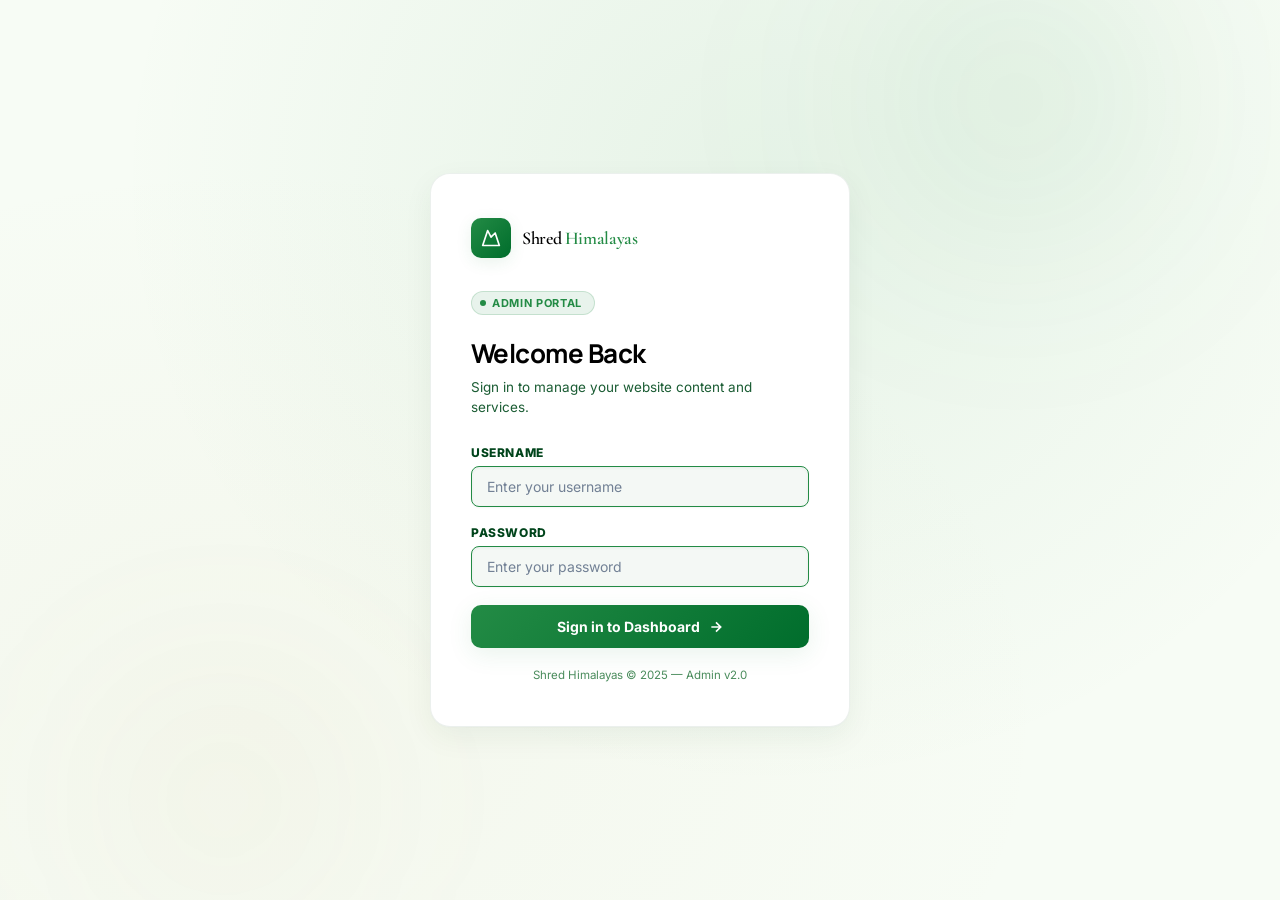
<file: admin.html>
<!DOCTYPE html>
<html lang="en">

<head>
  <meta charset="UTF-8">
  <meta name="viewport" content="width=device-width, initial-scale=1.0, viewport-fit=cover">
  <title>Admin Panel — Shred Himalayas</title>
  <link rel="preconnect" href="https://fonts.googleapis.com">
  <link rel="preconnect" href="https://fonts.gstatic.com" crossorigin>
  <link
    href="https://fonts.googleapis.com/css2?family=Cormorant+Garamond:wght@600&family=Inter:wght@400;500&family=Manrope:wght@700&display=swap"
    rel="stylesheet">
  <style>
    :root {
      --gold: #238B45;
      --gold-glow: rgba(35, 139, 69, 0.10);
      --gold-border: rgba(35, 139, 69, 0.18);
      --gold-dark: #006D2C;
      --font-h: 'Manrope', system-ui, sans-serif;
      --font-b: 'Inter', system-ui, sans-serif;
      --font-l: 'Cormorant Garamond', Georgia, serif;
      --sw: 260px;
      --th: 64px;
      --r: 14px;
      --rs: 10px;
      --rx: 6px;
      --d: .22s;
      --e: cubic-bezier(.16, 1, .3, 1);
      --bg: #F7FCF5;
      --sbg: #ffffff;
      --tbg: rgba(255, 255, 255, 0.95);
      --cbg: #ffffff;
      --cbgh: #f8fafc;
      --cb: rgba(0, 68, 27, 0.08);
      --cbH: rgba(0, 68, 27, 0.15);
      --t: #00441B;
      --t2: #1A5C33;
      --t3: #4A8C5C;
      --ib: #f8fafc;
      --ib2: rgba(0, 68, 27, 0.12);
      --div: rgba(0, 68, 27, 0.08);
      --mb: #ffffff;
      --nab: rgba(35, 139, 69, .08);
      --nhb: rgba(0, 68, 27, .03);
      --sc: rgba(0, 68, 27, .1);
      --bb: rgba(0, 68, 27, .06);
      --bt: #1A5C33;
      --g: #238B45;
      --re: #ef4444;
      --am: #B23A2E;
      --sh: 0 10px 30px rgba(0, 68, 27, 0.06), 0 1px 3px rgba(0, 68, 27, 0.02);
      --focus: #238B45;
      --focus-glow: rgba(35, 139, 69, 0.15)
    }

    *,
    *::before,
    *::after {
      box-sizing: border-box;
      margin: 0;
      padding: 0
    }

    html,
    body {
      height: 100%
    }

    body {
      font-family: var(--font-b);
      background: var(--bg);
      color: var(--t);
      overflow: hidden;
      -webkit-font-smoothing: antialiased;
      transition: background var(--d), color var(--d)
    }

    h1,
    h2,
    h3,
    h4,
    h5,
    h6 {
      font-family: var(--font-h)
    }

    ::-webkit-scrollbar {
      width: 5px;
      height: 5px
    }

    ::-webkit-scrollbar-track {
      background: transparent
    }

    ::-webkit-scrollbar-thumb {
      background: var(--sc);
      border-radius: 8px
    }

    ::-webkit-scrollbar-thumb:hover {
      background: var(--gold)
    }

    /* LOGIN */
    #loginScreen {
      position: fixed;
      inset: 0;
      z-index: 9999;
      display: flex;
      align-items: center;
      justify-content: center;
      background: radial-gradient(ellipse at 60% 20%, rgba(35, 139, 69, .08) 0%, transparent 60%), radial-gradient(ellipse at 20% 80%, rgba(196, 168, 108, .06) 0%, transparent 55%), var(--bg);
      padding: 16px
    }

    .lorb {
      position: absolute;
      border-radius: 50%;
      filter: blur(100px);
      pointer-events: none;
      animation: oFloat 8s ease-in-out infinite
    }

    .lorb:nth-child(1) {
      width: 400px;
      height: 400px;
      top: -100px;
      right: 5%;
      background: radial-gradient(circle, rgba(35, 139, 69, .12), transparent 70%)
    }

    .lorb:nth-child(2) {
      width: 320px;
      height: 320px;
      bottom: -60px;
      left: 5%;
      background: radial-gradient(circle, rgba(196, 168, 108, .08), transparent 70%);
      animation-delay: 3s
    }

    @keyframes oFloat {

      0%,
      100% {
        transform: translateY(0) scale(1)
      }

      50% {
        transform: translateY(-20px) scale(1.05)
      }
    }

    .lcard {
      position: relative;
      z-index: 1;
      width: 100%;
      max-width: 420px;
      background: var(--cbg);
      border: 1px solid var(--cb);
      border-radius: 20px;
      padding: 44px 40px;
      backdrop-filter: blur(24px);
      box-shadow: var(--sh);
      animation: cIn .5s var(--e)
    }

    @keyframes cIn {
      from {
        opacity: 0;
        transform: translateY(16px) scale(.98)
      }

      to {
        opacity: 1;
        transform: none
      }
    }

    .lbrand {
      display: flex;
      align-items: center;
      gap: 11px;
      margin-bottom: 32px
    }

    .lbrand-ico {
      width: 40px;
      height: 40px;
      border-radius: 10px;
      background: linear-gradient(135deg, var(--gold), var(--gold-dark));
      display: flex;
      align-items: center;
      justify-content: center;
      box-shadow: 0 4px 16px var(--gold-glow)
    }

    .lbrand-ico svg {
      width: 20px;
      height: 20px;
      stroke: #fff
    }

    .lbrand-name {
      font-family: var(--font-l);
      font-size: 18px;
      font-weight: 600;
      letter-spacing: -.02em
    }

    .lbrand-name span {
      color: var(--gold)
    }

    .lbadge {
      display: inline-flex;
      align-items: center;
      gap: 6px;
      background: var(--gold-glow);
      border: 1px solid var(--gold-border);
      border-radius: 100px;
      padding: 4px 12px 4px 8px;
      font-size: 11px;
      font-weight: 700;
      color: var(--gold);
      letter-spacing: .06em;
      text-transform: uppercase;
      margin-bottom: 20px
    }

    .lbadge::before {
      content: '';
      width: 6px;
      height: 6px;
      border-radius: 50%;
      background: var(--gold);
      animation: pulse 2s ease infinite
    }

    @keyframes pulse {

      0%,
      100% {
        opacity: 1;
        transform: scale(1)
      }

      50% {
        opacity: .4;
        transform: scale(.7)
      }
    }

    .lcard h1 {
      font-size: 26px;
      font-weight: 700;
      letter-spacing: -.02em;
      margin-bottom: 6px
    }

    .lcard>p {
      color: var(--t2);
      font-size: 13.5px;
      margin-bottom: 28px;
      line-height: 1.5
    }

    .fg {
      margin-bottom: 18px
    }

    .fg label {
      display: block;
      font-size: 11px;
      font-weight: 700;
      text-transform: uppercase;
      letter-spacing: .07em;
      color: var(--t2);
      margin-bottom: 7px
    }

    .fg input {
      width: 100%;
      padding: 12px 15px;
      background: var(--ib);
      border: 1px solid var(--ib2);
      border-radius: var(--rs);
      color: var(--t);
      font-size: 14.5px;
      font-family: var(--font-b);
      transition: border-color var(--d), box-shadow var(--d);
      outline: none
    }

    .fg input:focus {
      border-color: var(--focus);
      box-shadow: 0 0 0 3px var(--focus-glow)
    }

    .fg input::placeholder {
      color: var(--t3)
    }

    .lerr {
      background: rgba(239, 68, 68, .08);
      border: 1px solid rgba(239, 68, 68, .2);
      border-radius: var(--rs);
      padding: 11px 15px;
      color: #f87171;
      font-size: 13px;
      margin-bottom: 16px;
      display: none;
      align-items: center;
      gap: 8px
    }

    .lerr.show {
      display: flex
    }

    .lbtn {
      width: 100%;
      padding: 13px;
      border: none;
      border-radius: var(--rs);
      background: linear-gradient(135deg, var(--gold), var(--gold-dark));
      color: #fff;
      font-size: 14px;
      font-weight: 700;
      font-family: var(--font-b);
      cursor: pointer;
      box-shadow: 0 6px 24px var(--gold-glow);
      transition: all var(--d) var(--e);
      display: flex;
      align-items: center;
      justify-content: center;
      gap: 8px
    }

    .lbtn:hover {
      transform: translateY(-2px);
      box-shadow: 0 12px 36px rgba(184, 146, 90, .35);
      filter: brightness(1.08)
    }

    .lbtn svg {
      transition: transform var(--d) var(--e)
    }

    .lbtn:hover svg {
      transform: translateX(4px)
    }

    .lfoot {
      text-align: center;
      margin-top: 20px;
      font-size: 11.5px;
      color: var(--t3)
    }

    /* APP */
    #app {
      display: none;
      height: 100vh;
      flex-direction: column
    }

    #app.visible {
      display: flex
    }

    /* TOPBAR */
    .topbar {
      height: var(--th);
      flex-shrink: 0;
      background: var(--tbg);
      border-bottom: 1px solid var(--div);
      backdrop-filter: blur(20px);
      display: flex;
      align-items: center;
      padding: 0 20px;
      gap: 14px;
      z-index: 200;
      transition: background var(--d)
    }

    .t-ham {
      display: none;
      width: 38px;
      height: 38px;
      border-radius: var(--rx);
      background: var(--cbg);
      border: 1px solid var(--cb);
      cursor: pointer;
      align-items: center;
      justify-content: center;
      flex-shrink: 0;
      transition: all var(--d)
    }

    .t-ham:hover {
      background: var(--cbgh)
    }

    .t-ham svg {
      width: 18px;
      height: 18px
    }

    .t-brand {
      display: flex;
      align-items: center;
      gap: 9px;
      flex-shrink: 0
    }

    .t-brand-ico {
      width: 32px;
      height: 32px;
      border-radius: 8px;
      background: linear-gradient(135deg, var(--gold), var(--gold-dark));
      display: flex;
      align-items: center;
      justify-content: center
    }

    .t-brand-ico svg {
      width: 16px;
      height: 16px;
      stroke: #fff
    }

    .t-brand-name {
      font-family: var(--font-l);
      font-size: 15.5px;
      font-weight: 600;
      white-space: nowrap;
      letter-spacing: -.02em
    }

    .t-brand-name span {
      color: var(--gold)
    }

    .t-pill {
      display: inline-flex;
      padding: 3px 10px;
      background: var(--gold-glow);
      border: 1px solid var(--gold-border);
      border-radius: 100px;
      font-size: 10px;
      font-weight: 700;
      color: var(--gold);
      letter-spacing: .08em;
      text-transform: uppercase
    }

    .t-sp {
      flex: 1
    }

    .t-acts {
      display: flex;
      align-items: center;
      gap: 8px
    }

    .tbtn {
      display: flex;
      align-items: center;
      gap: 6px;
      padding: 7px 14px;
      border-radius: var(--rx);
      font-size: 12.5px;
      font-weight: 600;
      cursor: pointer;
      transition: all var(--d);
      border: 1px solid var(--cb);
      background: var(--cbg);
      color: var(--t);
      font-family: var(--font-b);
      white-space: nowrap
    }

    .tbtn:hover {
      background: var(--cbgh);
      border-color: var(--cbH)
    }

    .tbtn svg {
      width: 14px;
      height: 14px;
      flex-shrink: 0
    }

    .tbtn--danger:hover {
      background: rgba(239, 68, 68, .1);
      color: #f87171;
      border-color: rgba(239, 68, 68, .25)
    }

    .tbtn--prev:hover {
      background: var(--gold-glow);
      color: var(--gold);
      border-color: var(--gold-border)
    }

    /* LAYOUT */
    .layout {
      display: flex;
      flex: 1;
      overflow: hidden
    }

    /* SIDEBAR */
    .sidebar {
      width: var(--sw);
      flex-shrink: 0;
      background: var(--sbg);
      border-right: 1px solid var(--div);
      display: flex;
      flex-direction: column;
      overflow: hidden;
      transition: background var(--d), transform var(--d) var(--e)
    }

    .sb-inner {
      flex: 1;
      overflow-y: auto;
      padding: 16px 10px 24px
    }

    .sb-admin {
      margin: 0 4px 20px;
      background: var(--gold-glow);
      border: 1px solid var(--gold-border);
      border-radius: var(--r);
      padding: 14px 16px;
      display: flex;
      align-items: center;
      gap: 12px
    }

    .sb-av {
      width: 36px;
      height: 36px;
      border-radius: 10px;
      background: linear-gradient(135deg, var(--gold), var(--gold-dark));
      display: flex;
      align-items: center;
      justify-content: center;
      font-size: 15px;
      font-weight: 700;
      color: #fff;
      flex-shrink: 0
    }

    .sb-an {
      font-size: 13px;
      font-weight: 700;
      color: var(--t)
    }

    .sb-ar {
      font-size: 10.5px;
      color: var(--gold);
      font-weight: 600;
      text-transform: uppercase;
      letter-spacing: .06em;
      margin-top: 1px
    }

    .sb-sec {
      margin-bottom: 4px
    }

    .sb-lbl {
      font-size: 9.5px;
      font-weight: 800;
      text-transform: uppercase;
      letter-spacing: .12em;
      color: var(--t3);
      padding: 12px 14px 6px;
      display: block
    }

    .nv {
      display: flex;
      align-items: center;
      gap: 10px;
      padding: 9px 12px;
      border-radius: var(--rx);
      cursor: pointer;
      font-size: 13px;
      font-weight: 500;
      color: var(--t2);
      border: 1px solid transparent;
      margin-bottom: 1px;
      transition: all .15s;
      position: relative;
      user-select: none
    }

    .nv:hover {
      background: var(--nhb);
      color: var(--t)
    }

    .nv.active {
      background: var(--nab);
      color: var(--gold);
      border-color: var(--gold-border)
    }

    .nv.active::before {
      content: '';
      position: absolute;
      left: -10px;
      top: 50%;
      transform: translateY(-50%);
      width: 3px;
      height: 20px;
      border-radius: 0 3px 3px 0;
      background: var(--gold)
    }

    .nv-ico {
      width: 16px;
      height: 16px;
      flex-shrink: 0;
      opacity: .65
    }

    .nv.active .nv-ico {
      opacity: 1
    }

    .nv-badge {
      margin-left: auto;
      background: var(--bb);
      color: var(--bt);
      font-size: 9.5px;
      font-weight: 800;
      padding: 2px 7px;
      border-radius: 100px
    }

    .nv.active .nv-badge {
      background: var(--gold-glow);
      color: var(--gold)
    }

    .sb-bot {
      padding: 12px 10px 10px;
      border-top: 1px solid var(--div);
      flex-shrink: 0
    }

    .sb-lo {
      display: flex;
      align-items: center;
      gap: 10px;
      padding: 9px 12px;
      border-radius: var(--rx);
      cursor: pointer;
      font-size: 13px;
      font-weight: 500;
      color: var(--t2);
      transition: all .15s
    }

    .sb-lo:hover {
      background: rgba(239, 68, 68, .07);
      color: #f87171
    }

    .sb-lo svg {
      width: 16px;
      height: 16px;
      opacity: .7
    }

    .sb-ov {
      display: none;
      position: fixed;
      inset: 0;
      background: rgba(0, 0, 0, .55);
      backdrop-filter: blur(4px);
      z-index: 299
    }

    .sb-ov.open {
      display: block
    }

    /* MAIN */
    .main {
      flex: 1;
      overflow-y: auto;
      padding: 32px 36px;
      background: var(--bg);
      transition: background var(--d)
    }

    .pg {
      display: none
    }

    .pg.active {
      display: block;
      animation: pgIn .25s var(--e)
    }

    @keyframes pgIn {
      from {
        opacity: 0;
        transform: translateY(6px)
      }

      to {
        opacity: 1;
        transform: none
      }
    }

    .pg-hd {
      margin-bottom: 28px
    }

    .pg-ht {
      display: flex;
      align-items: center;
      gap: 14px;
      margin-bottom: 4px
    }

    .pg-ico {
      width: 44px;
      height: 44px;
      border-radius: 12px;
      flex-shrink: 0;
      background: var(--gold-glow);
      border: 1px solid var(--gold-border);
      display: flex;
      align-items: center;
      justify-content: center;
      font-size: 20px
    }

    .pg-hd h1 {
      font-size: 26px;
      font-weight: 700;
      letter-spacing: -.02em
    }

    .pg-hd p {
      color: var(--t2);
      font-size: 13.5px;
      margin-top: 4px
    }

    .pg-div {
      height: 1px;
      background: var(--div);
      margin: 20px 0
    }

    /* STATS */
    .stat-grid {
      display: grid;
      grid-template-columns: repeat(auto-fill, minmax(180px, 1fr));
      gap: 14px;
      margin-bottom: 24px
    }

    .stat-card {
      background: var(--cbg);
      border: 1px solid var(--cb);
      border-radius: var(--r);
      padding: 22px 20px;
      display: flex;
      align-items: center;
      gap: 16px;
      transition: all .2s var(--e)
    }

    .stat-card:hover {
      border-color: var(--gold-border);
      transform: translateY(-3px);
      box-shadow: 0 12px 32px rgba(0, 0, 0, .15)
    }

    .stat-icon {
      width: 46px;
      height: 46px;
      border-radius: 12px;
      flex-shrink: 0;
      background: var(--gold-glow);
      border: 1px solid var(--gold-border);
      display: flex;
      align-items: center;
      justify-content: center;
      font-size: 20px
    }

    .stat-count {
      font-family: var(--font-h);
      font-size: 30px;
      font-weight: 700;
      line-height: 1;
      color: var(--t);
      letter-spacing: -.03em
    }

    .stat-label {
      font-size: 11px;
      color: var(--t2);
      font-weight: 500;
      margin-top: 3px
    }

    /* QUICK */
    .qgrid {
      display: grid;
      grid-template-columns: repeat(auto-fill, minmax(140px, 1fr));
      gap: 10px
    }

    .qcard {
      background: var(--cbg);
      border: 1px solid var(--cb);
      border-radius: var(--r);
      padding: 18px 16px;
      text-align: center;
      cursor: pointer;
      transition: all .18s var(--e)
    }

    .qcard:hover {
      background: var(--cbgh);
      border-color: var(--gold-border);
      transform: translateY(-2px);
      box-shadow: 0 8px 24px rgba(0, 0, 0, .1)
    }

    .qcard-ico {
      font-size: 26px;
      margin-bottom: 8px
    }

    .qcard-title {
      font-size: 12.5px;
      font-weight: 600;
      color: var(--t)
    }

    .qcard-count {
      font-size: 11px;
      color: var(--t2);
      margin-top: 3px
    }

    .qgl {
      font-size: 13px;
      font-weight: 700;
      color: var(--t);
      margin-bottom: 12px
    }

    /* SEO MANAGER */
    .seo-section { margin-bottom: 28px }

    .seo-section-title {
      font-size: 11px;
      font-weight: 700;
      letter-spacing: .08em;
      text-transform: uppercase;
      color: var(--tm);
      margin-bottom: 14px;
      display: flex;
      align-items: center;
      gap: 8px
    }

    .seo-section-title::after {
      content: '';
      flex: 1;
      height: 1px;
      background: var(--div)
    }

    .seo-score-bar {
      background: var(--cbg);
      border: 1px solid var(--cb);
      border-radius: var(--r);
      padding: 18px 22px;
      margin-bottom: 24px;
      display: flex;
      align-items: center;
      gap: 18px
    }

    .seo-score-ring {
      width: 60px;
      height: 60px;
      flex-shrink: 0;
      position: relative
    }

    .seo-score-ring svg { transform: rotate(-90deg) }

    .seo-score-ring-label {
      position: absolute;
      inset: 0;
      display: flex;
      align-items: center;
      justify-content: center;
      font-size: 15px;
      font-weight: 800;
      color: var(--g)
    }

    .seo-score-info { flex: 1 }

    .seo-score-info strong {
      display: block;
      font-size: 14px;
      font-weight: 700;
      color: var(--tf);
      margin-bottom: 4px
    }

    .seo-score-info p {
      font-size: 12px;
      color: var(--ts);
      margin: 0
    }

    .seo-field-card {
      background: var(--cbg);
      border: 1px solid var(--cb);
      border-radius: var(--r);
      padding: 22px;
      margin-bottom: 14px;
      transition: border-color var(--d)
    }

    .seo-field-card:hover { border-color: var(--cbH) }

    .seo-field-card-hd {
      display: flex;
      align-items: flex-start;
      justify-content: space-between;
      gap: 12px;
      margin-bottom: 16px;
      padding-bottom: 14px;
      border-bottom: 1px solid var(--div)
    }

    .seo-field-card-hd-left { flex: 1 }

    .seo-field-label {
      font-size: 13px;
      font-weight: 700;
      color: var(--tf);
      margin-bottom: 3px
    }

    .seo-field-hint {
      font-size: 11.5px;
      color: var(--ts)
    }

    .seo-char-count {
      font-size: 11px;
      font-weight: 600;
      padding: 3px 9px;
      border-radius: 100px;
      background: rgba(35,139,69,.08);
      color: var(--g);
      white-space: nowrap
    }

    .seo-char-count.warn { background: rgba(234,179,8,.10); color: #ca8a04 }
    .seo-char-count.over { background: rgba(239,68,68,.10); color: #dc2626 }

    /* Keyword tag input */
    .keyword-input-wrap {
      border: 1px solid var(--cb);
      border-radius: 8px;
      padding: 8px 10px;
      display: flex;
      flex-wrap: wrap;
      gap: 6px;
      cursor: text;
      transition: border-color var(--d);
      min-height: 46px;
      align-items: flex-start
    }

    .keyword-input-wrap:focus-within { border-color: var(--g) }

    .kw-tag {
      display: inline-flex;
      align-items: center;
      gap: 5px;
      background: rgba(35,139,69,.10);
      border: 1px solid rgba(35,139,69,.20);
      color: var(--g);
      border-radius: 100px;
      padding: 3px 10px;
      font-size: 12px;
      font-weight: 600
    }

    .kw-tag button {
      background: none;
      border: none;
      cursor: pointer;
      color: var(--g);
      padding: 0;
      line-height: 1;
      font-size: 14px;
      opacity: .6;
      transition: opacity var(--d)
    }

    .kw-tag button:hover { opacity: 1 }

    #kw-ghost-input {
      border: none;
      outline: none;
      background: transparent;
      font-family: inherit;
      font-size: 13px;
      color: var(--tf);
      min-width: 140px;
      flex: 1;
      padding: 3px 2px
    }

    .seo-robots-row {
      display: grid;
      grid-template-columns: 1fr 1fr;
      gap: 12px
    }

    .seo-toggle-row {
      display: flex;
      align-items: center;
      justify-content: space-between;
      gap: 14px;
      padding: 14px 0;
      border-bottom: 1px solid var(--div)
    }

    .seo-toggle-row:last-child { border-bottom: none }

    .seo-toggle-label { font-size: 13px; font-weight: 600; color: var(--tf) }
    .seo-toggle-hint { font-size: 11.5px; color: var(--ts); margin-top: 2px }

    .seo-preview-box {
      background: #fff;
      border: 1px solid #e2e8f0;
      border-radius: 10px;
      padding: 18px 20px;
      font-family: Arial, sans-serif
    }

    .seo-preview-url {
      font-size: 12px;
      color: #1a73e8;
      margin-bottom: 3px
    }

    .seo-preview-title {
      font-size: 18px;
      color: #1a0dab;
      font-weight: 400;
      margin-bottom: 4px;
      white-space: nowrap;
      overflow: hidden;
      text-overflow: ellipsis
    }

    .seo-preview-desc {
      font-size: 13px;
      color: #4d5156;
      line-height: 1.5;
      display: -webkit-box;
      -webkit-line-clamp: 2;
      -webkit-box-orient: vertical;
      overflow: hidden
    }

    .seo-save-bar {
      position: sticky;
      bottom: 0;
      background: var(--cs);
      border-top: 1px solid var(--div);
      padding: 14px 0;
      margin-top: 24px;
      display: flex;
      align-items: center;
      justify-content: space-between;
      gap: 12px;
      z-index: 10
    }

    .seo-save-note { font-size: 12px; color: var(--ts) }

    /* SEC BAR */
    .sec-bar {
      display: flex;
      align-items: center;
      justify-content: space-between;
      flex-wrap: wrap;
      gap: 10px;
      margin-bottom: 16px
    }

    .sec-bar h2 {
      font-size: 18px;
      font-weight: 700;
      letter-spacing: -.01em
    }

    .add-btn {
      display: flex;
      align-items: center;
      gap: 7px;
      padding: 9px 20px;
      background: linear-gradient(135deg, var(--gold), var(--gold-dark));
      color: #fff;
      border: none;
      border-radius: var(--rs);
      font-size: 12.5px;
      font-weight: 700;
      cursor: pointer;
      font-family: var(--font-b);
      box-shadow: 0 4px 14px var(--gold-glow);
      transition: all var(--d) var(--e)
    }

    .add-btn:hover {
      transform: translateY(-2px);
      box-shadow: 0 8px 24px rgba(215, 160, 23, .35);
      filter: brightness(1.08)
    }

    .add-btn svg {
      width: 14px;
      height: 14px
    }

    section-bar,
    .section-bar {
      display: flex;
      align-items: center;
      justify-content: space-between;
      flex-wrap: wrap;
      gap: 10px;
      margin-bottom: 16px
    }

    /* CAT */
    .admin-category {
      background: #ffffff;
      border: 1px solid var(--cb);
      border-radius: var(--r);
      box-shadow: var(--sh);
      overflow: hidden;
      margin-bottom: 24px;
    }

    .admin-cat-header {
      display: flex;
      align-items: center;
      justify-content: space-between;
      background: #ffffff !important;
      border-bottom: 1px solid var(--div);
      padding: 14px 18px;
    }

    .admin-cat-title {
      font-size: 13px;
      font-weight: 700;
      color: var(--t) !important;
      display: flex;
      align-items: center;
      gap: 8px
    }

    .admin-cat-title-dot {
      width: 8px;
      height: 8px;
      border-radius: 50%;
      background: var(--gold) !important
    }

    .cat-add-btn {
      display: flex;
      align-items: center;
      gap: 5px;
      background: rgba(35, 139, 69, 0.08);
      color: var(--gold) !important;
      border: 1px solid var(--gold-border);
      border-radius: var(--rx);
      padding: 5px 12px;
      font-size: 11.5px;
      font-weight: 600;
      cursor: pointer;
      transition: all .15s;
      font-family: var(--font-b)
    }

    .cat-add-btn:hover {
      border-color: var(--gold) !important;
      background: rgba(35, 139, 69, 0.15) !important;
      color: var(--gold) !important;
    }

    /* LISTS */
    .items-list {
      overflow: hidden;
    }

    .simple-list {
      background: #ffffff;
      border: 1px solid var(--cb);
      box-shadow: var(--sh);
      border-radius: var(--r);
      overflow: hidden;
    }

    .item-row,
    .simple-row {
      display: flex;
      align-items: center;
      gap: 12px;
      padding: 12px 18px;
      background: var(--sbg);
      border-bottom: 1px solid var(--div);
      transition: background .13s
    }

    .item-row:nth-child(even),
    .simple-row:nth-child(even) {
      background: var(--cbgh)
    }

    .item-row:last-child,
    .simple-row:last-child {
      border-bottom: none
    }

    .item-row:hover,
    .simple-row:hover {
      background: rgba(47, 79, 62, 0.06) !important
    }

    .item-thumb {
      width: 52px;
      height: 40px;
      border-radius: 6px;
      object-fit: cover;
      flex-shrink: 0;
      background: var(--cbgh);
      border: 1px solid var(--cb)
    }

    .item-info,
    .simple-row-info {
      flex: 1;
      min-width: 0
    }

    .item-title,
    .simple-row-title {
      font-size: 13.5px;
      font-weight: 600;
      color: var(--t);
      white-space: nowrap;
      overflow: hidden;
      text-overflow: ellipsis
    }

    .item-meta,
    .simple-row-desc {
      font-size: 11.5px;
      color: var(--t2);
      margin-top: 2px
    }

    .item-badge {
      padding: 3px 9px;
      border-radius: 100px;
      font-size: 10.5px;
      font-weight: 700;
      background: var(--bb);
      color: var(--bt);
      border: 1px solid var(--cb);
      white-space: nowrap;
      flex-shrink: 0
    }

    .disabled-badge {
      padding: 2px 8px;
      border-radius: 100px;
      font-size: 10px;
      font-weight: 700;
      background: rgba(239, 68, 68, .08);
      color: #f87171;
      border: 1px solid rgba(239, 68, 68, .2);
      white-space: nowrap;
      flex-shrink: 0;
      letter-spacing: .04em;
      text-transform: uppercase
    }

    .item-actions {
      display: flex;
      align-items: center;
      gap: 4px;
      flex-shrink: 0
    }

    .icon-btn {
      width: 30px;
      height: 30px;
      border-radius: 6px;
      border: 1px solid var(--cb);
      background: var(--ib);
      color: var(--t2);
      display: flex;
      align-items: center;
      justify-content: center;
      cursor: pointer;
      transition: all .14s
    }

    .icon-btn svg {
      width: 13px;
      height: 13px
    }

    .icon-btn:hover {
      color: var(--gold) !important;
      border-color: var(--gold-border) !important;
      background: var(--gold-glow) !important
    }

    .icon-btn--edit {
      color: var(--gold);
      border-color: var(--gold-border)
    }

    .icon-btn--edit:hover {
      background: var(--gold) !important;
      color: #fff !important;
      border-color: var(--gold) !important
    }

    .icon-btn--delete:hover {
      background: rgba(239, 68, 68, .10);
      color: #f87171;
      border-color: rgba(239, 68, 68, .22)
    }

    .icon-btn--star-active {
      color: #eab308 !important;
      border-color: rgba(234, 179, 8, 0.3) !important;
      background: rgba(234, 179, 8, 0.08) !important;
    }

    .icon-btn--star-active:hover {
      background: #eab308 !important;
      color: #fff !important;
      border-color: #eab308 !important
    }

    .icon-btn--star-inactive:hover {
      background: rgba(234, 179, 8, 0.08) !important;
      color: #eab308 !important;
      border-color: rgba(234, 179, 8, 0.3) !important;
    }

    .icon-btn--enable:hover {
      background: rgba(34, 197, 94, .10);
      color: var(--g);
      border-color: rgba(34, 197, 94, .22)
    }

    .icon-btn--disable:hover {
      background: rgba(245, 158, 11, .10);
      color: var(--am);
      border-color: rgba(245, 158, 11, .22)
    }

    .item-row--disabled {
      opacity: .38
    }

    .diff-tag {
      padding: 3px 9px;
      border-radius: 100px;
      font-size: 10.5px;
      font-weight: 700;
      white-space: nowrap;
      flex-shrink: 0
    }

    .diff-tag--easy {
      background: rgba(34, 197, 94, .10);
      color: var(--g)
    }

    .diff-tag--moderate {
      background: rgba(245, 158, 11, .10);
      color: var(--am)
    }

    .diff-tag--challenging {
      background: rgba(239, 68, 68, .10);
      color: var(--re)
    }

    /* SETTINGS */
    .settings-grid {
      display: grid;
      gap: 16px
    }

    .settings-card {
      background: var(--cbg);
      border: 1px solid var(--cb);
      border-radius: var(--r);
      padding: 22px;
      transition: border-color var(--d)
    }

    .settings-card:hover {
      border-color: var(--cbH)
    }

    .settings-card-header {
      display: flex;
      align-items: center;
      gap: 10px;
      margin-bottom: 18px;
      padding-bottom: 14px;
      border-bottom: 1px solid var(--div)
    }

    .settings-card-icon {
      width: 32px;
      height: 32px;
      border-radius: 8px;
      background: var(--gold-glow);
      border: 1px solid var(--gold-border);
      display: flex;
      align-items: center;
      justify-content: center;
      font-size: 15px
    }

    .settings-card h3 {
      font-family: var(--font-b);
      font-size: 14px;
      font-weight: 700;
      color: var(--t)
    }

    .field {
      margin-bottom: 14px
    }

    .field label {
      display: block;
      font-size: 10.5px;
      font-weight: 700;
      text-transform: uppercase;
      letter-spacing: .07em;
      color: var(--t2);
      margin-bottom: 7px
    }

    .field input,
    .field textarea,
    .field select {
      width: 100%;
      padding: 11px 14px;
      background: var(--ib);
      border: 1px solid var(--ib2);
      border-radius: var(--rs);
      color: var(--t);
      font-size: 13.5px;
      font-family: var(--font-b);
      transition: border-color var(--d), box-shadow var(--d);
      outline: none
    }

    .field textarea {
      resize: vertical;
      min-height: 88px
    }

    .field select {
      cursor: pointer;
      -webkit-appearance: none;
      appearance: none;
      background-image: url("data:image/svg+xml;charset=utf-8,%3Csvg xmlns='http://www.w3.org/2000/svg' viewBox='0 0 24 24' fill='none' stroke='%23D7A017' stroke-width='2' stroke-linecap='round' stroke-linejoin='round'%3E%3Cpath d='m6 9 6 6 6-6'/%3E%3C/svg%3E") !important;
      background-repeat: no-repeat !important;
      background-position: right 14px center !important;
      background-size: 12px !important;
      padding-right: 36px !important
    }

    .field input:focus,
    .field textarea:focus,
    .field select:focus {
      border-color: var(--focus);
      box-shadow: 0 0 0 3px var(--focus-glow)
    }

    .field input::placeholder,
    .field textarea::placeholder {
      color: var(--t3)
    }

    .save-btn {
      display: inline-flex;
      align-items: center;
      gap: 7px;
      padding: 10px 22px;
      border: none;
      border-radius: var(--rs);
      background: linear-gradient(135deg, var(--gold), var(--gold-dark));
      color: #fff;
      font-size: 13px;
      font-weight: 700;
      cursor: pointer;
      font-family: var(--font-b);
      box-shadow: 0 4px 14px var(--gold-glow);
      transition: all var(--d) var(--e)
    }

    .save-btn:hover {
      transform: translateY(-2px);
      filter: brightness(1.08);
      box-shadow: 0 8px 24px rgba(215, 160, 23, .35)
    }

    /* MODAL */
    .modal-backdrop {
      position: fixed;
      inset: 0;
      background: rgba(0, 0, 0, .65);
      backdrop-filter: blur(8px);
      z-index: 5000;
      display: none;
      align-items: center;
      justify-content: center;
      padding: 16px
    }

    .modal-backdrop.open {
      display: flex
    }

    .modal {
      background: var(--mb);
      border: 1px solid var(--cb);
      border-radius: 18px;
      padding: 32px;
      width: 100%;
      max-width: 620px;
      max-height: 90vh;
      overflow-y: auto;
      box-shadow: var(--sh);
      animation: mIn .25s var(--e);
      transition: background var(--d)
    }

    @keyframes mIn {
      from {
        opacity: 0;
        transform: scale(.96) translateY(10px)
      }

      to {
        opacity: 1;
        transform: none
      }
    }

    .modal-header {
      display: flex;
      align-items: center;
      justify-content: space-between;
      margin-bottom: 26px
    }

    .modal-header h2 {
      font-size: 20px;
      font-weight: 700;
      letter-spacing: -.02em
    }

    .modal-close {
      width: 34px;
      height: 34px;
      border-radius: 8px;
      border: 1px solid var(--cb);
      background: var(--ib);
      color: var(--t2);
      font-size: 17px;
      cursor: pointer;
      display: flex;
      align-items: center;
      justify-content: center;
      transition: all .15s
    }

    .modal-close:hover {
      background: rgba(239, 68, 68, .1);
      color: #f87171;
      border-color: rgba(239, 68, 68, .25)
    }

    .form-row {
      display: grid;
      grid-template-columns: 1fr 1fr;
      gap: 14px
    }

    .form-row.full {
      grid-template-columns: 1fr
    }

    .modal-footer {
      margin-top: 24px;
      display: flex;
      justify-content: flex-end;
      gap: 10px;
      padding-top: 18px;
      border-top: 1px solid var(--div)
    }

    .btn-cancel {
      padding: 10px 22px;
      background: var(--ib);
      border: 1px solid var(--cb);
      border-radius: var(--rs);
      color: var(--t);
      font-size: 13px;
      font-weight: 600;
      cursor: pointer;
      font-family: var(--font-b);
      transition: all .15s
    }

    .btn-cancel:hover {
      background: var(--cbgh)
    }

    .btn-save {
      padding: 10px 26px;
      background: linear-gradient(135deg, var(--gold), var(--gold-dark));
      border: none;
      border-radius: var(--rs);
      color: #fff;
      font-size: 13px;
      font-weight: 700;
      cursor: pointer;
      font-family: var(--font-b);
      box-shadow: 0 4px 14px var(--gold-glow);
      transition: all var(--d) var(--e)
    }

    .btn-save:hover {
      transform: translateY(-1px);
      filter: brightness(1.08)
    }

    /* UPLOAD & TAGS */
    .img-upload-row {
      display: flex;
      gap: 8px;
      align-items: stretch
    }

    .img-upload-row input[type=text] {
      flex: 1
    }

    .import-btn {
      display: flex;
      align-items: center;
      gap: 5px;
      padding: 10px 13px;
      background: var(--ib);
      color: var(--t);
      border: 1px solid var(--ib2);
      border-radius: var(--rs);
      font-size: 11.5px;
      font-weight: 700;
      cursor: pointer;
      white-space: nowrap;
      transition: all .15s;
      font-family: var(--font-b)
    }

    .import-btn:hover {
      border-color: var(--gold-border);
      color: var(--gold)
    }

    .img-preview {
      margin-top: 10px
    }

    .img-preview img {
      width: 100%;
      height: 130px;
      object-fit: cover;
      border-radius: var(--rs);
      border: 1px solid var(--cb)
    }

    .tag-container {
      display: flex;
      flex-wrap: wrap;
      gap: 6px;
      align-items: center;
      min-height: 42px;
      padding: 8px 10px;
      background: var(--ib);
      border: 1px solid var(--ib2);
      border-radius: var(--rs);
      margin-bottom: 8px
    }

    .tag-placeholder {
      color: var(--t3);
      font-size: 12px;
      font-style: italic
    }

    .tag-pill {
      display: inline-flex;
      align-items: center;
      gap: 3px;
      padding: 4px 10px 4px 12px;
      background: var(--gold-glow);
      color: var(--gold);
      border: 1px solid var(--gold-border);
      border-radius: 100px;
      font-size: 11.5px;
      font-weight: 600;
      animation: tPop .15s var(--e)
    }

    @keyframes tPop {
      from {
        transform: scale(.8);
        opacity: 0
      }

      to {
        transform: scale(1);
        opacity: 1
      }
    }

    .tag-pill button {
      background: none;
      border: none;
      color: var(--gold);
      cursor: pointer;
      font-size: 14px;
      line-height: 1;
      padding: 0 1px;
      opacity: .7;
      transition: all .15s;
      display: flex;
      align-items: center
    }

    .tag-pill button:hover {
      opacity: 1;
      color: var(--re);
      transform: scale(1.2)
    }

    .tag-add-row {
      display: flex;
      gap: 8px;
      align-items: center
    }

    .tag-custom-input {
      flex: 1;
      padding: 9px 12px !important;
      margin-bottom: 0 !important;
      background: var(--ib) !important;
      border: 1px solid var(--ib2) !important;
      border-radius: var(--rs) !important;
      color: var(--t) !important;
      font-size: 13px !important;
      outline: none !important;
      font-family: var(--font-b) !important;
      width: auto !important;
      transition: border-color var(--d), box-shadow var(--d) !important
    }

    .tag-custom-input:focus {
      border-color: var(--focus) !important;
      box-shadow: 0 0 0 3px var(--focus-glow) !important
    }

    .tag-add-btn {
      padding: 9px 15px;
      background: var(--ib);
      color: var(--t);
      border: 1px solid var(--ib2);
      border-radius: var(--rs);
      font-size: 12.5px;
      font-weight: 700;
      cursor: pointer;
      white-space: nowrap;
      transition: all .15s;
      font-family: var(--font-b)
    }

    .tag-add-btn:hover {
      border-color: var(--gold-border);
      color: var(--gold)
    }

    /* TOAST */
    #toast {
      position: fixed;
      bottom: 24px;
      right: 24px;
      z-index: 9998;
      background: var(--t);
      color: var(--bg);
      padding: 12px 20px;
      border-radius: var(--rs);
      font-size: 13.5px;
      font-weight: 600;
      display: none;
      box-shadow: var(--sh);
      align-items: center;
      gap: 8px
    }

    #toast.show {
      display: flex;
      animation: tIn .3s var(--e)
    }

    @keyframes tIn {
      from {
        opacity: 0;
        transform: translateY(12px)
      }

      to {
        opacity: 1;
        transform: none
      }
    }

    /* MISC */
    .empty-state {
      text-align: center;
      padding: 44px 24px;
      color: var(--t2);
      font-size: 13.5px;
      border: 1px dashed var(--cb);
      border-radius: var(--r);
      margin: 4px 0
    }

    .empty-state-icon {
      font-size: 36px;
      margin-bottom: 10px;
      opacity: .5
    }

    .empty-state strong {
      display: block;
      font-size: 15px;
      margin-bottom: 4px;
      color: var(--t)
    }

    .divider {
      border: none;
      border-top: 1px solid var(--div);
      margin: 22px 0
    }

    .section-bar {
      display: flex;
      align-items: center;
      justify-content: space-between;
      flex-wrap: wrap;
      gap: 10px;
      margin-bottom: 16px
    }

    .section-bar h2 {
      font-size: 18px;
      font-weight: 700;
      letter-spacing: -.01em
    }

    @media(max-width:768px) {

      .fg input,
      .field input,
      .field textarea,
      .field select,
      .tag-custom-input {
        font-size: 16px !important
      }
    }

    /* RESPONSIVE */
    @media(max-width:900px) {
      .sidebar {
        position: fixed;
        top: var(--th);
        left: 0;
        height: calc(100vh - var(--th));
        z-index: 300;
        transform: translateX(-100%);
        box-shadow: 4px 0 32px rgba(0, 0, 0, .3)
      }

      .sidebar.open {
        transform: translateX(0)
      }

      .t-ham {
        display: flex
      }

      .t-pill {
        display: none
      }
    }

    @media(max-width:640px) {
      .main {
        padding: 20px 16px
      }

      .modal {
        padding: 22px 18px;
        border-radius: 14px
      }

      .form-row {
        grid-template-columns: 1fr
      }

      .stat-grid {
        grid-template-columns: 1fr 1fr
      }

      .pg-hd h1 {
        font-size: 22px
      }

      .tbtn span {
        display: none
      }

      .item-row {
        flex-wrap: wrap;
        gap: 8px
      }

      .item-actions {
        width: 100%;
        justify-content: flex-end
      }

      .simple-row {
        flex-wrap: wrap;
        gap: 8px
      }

      .topbar {
        padding: 0 14px;
        gap: 10px
      }

      .lcard {
        padding: 32px 24px
      }
    }

    @media(max-width:400px) {
      .stat-grid {
        grid-template-columns: 1fr
      }
    }
  </style>
  <link rel="stylesheet" href="css/theme.css?v=1">
  <style>
    /* ============================================
       ADMIN FORM INPUT FIELDS — HIGH VISIBILITY STYLES
       ============================================ */

    .fg label,
    .field label,
    .modal-header h2,
    .settings-card-header h3,
    .seo-field-label {
      color: #00441B !important;
      font-weight: 800 !important;
      font-size: 12px !important;
      letter-spacing: 0.05em !important;
      text-transform: uppercase !important;
      margin-bottom: 6px !important;
    }

    /* Clear, distinct, visible input controls */
    .fg input,
    .field input,
    .field textarea,
    .field select,
    .tag-custom-input,
    .seo-field-card input,
    .seo-field-card textarea,
    .seo-field-card select,
    #kw-ghost-input,
    .modal input,
    .modal textarea,
    .modal select,
    .settings-card input,
    .settings-card textarea,
    .settings-card select {
      background-color: #F4F8F5 !important; /* Soft light sage background so inputs stand out from white cards */
      border: 1.5px solid #238B45 !important; /* Distinct crisp green border */
      color: #00441B !important; /* Dark bold text */
      font-weight: 600 !important;
      font-size: 14px !important;
      padding: 11px 15px !important;
      border-radius: 8px !important;
      box-shadow: inset 0 1px 3px rgba(0, 68, 27, 0.06), 0 1px 2px rgba(0, 0, 0, 0.04) !important;
      transition: all 0.2s ease !important;
    }

    /* Hover state */
    .fg input:hover,
    .field input:hover,
    .field textarea:hover,
    .field select:hover,
    .modal input:hover,
    .modal textarea:hover,
    .modal select:hover,
    .settings-card input:hover,
    .settings-card textarea:hover,
    .settings-card select:hover {
      background-color: #FFFFFF !important;
      border-color: #006D2C !important;
    }

    /* Focus state - vivid active highlight */
    .fg input:focus,
    .field input:focus,
    .field textarea:focus,
    .field select:focus,
    .tag-custom-input:focus,
    .seo-field-card input:focus,
    .seo-field-card textarea:focus,
    .seo-field-card select:focus,
    .modal input:focus,
    .modal textarea:focus,
    .modal select:focus,
    .settings-card input:focus,
    .settings-card textarea:focus,
    .settings-card select:focus {
      background-color: #FFFFFF !important;
      border-color: #238B45 !important;
      box-shadow: 0 0 0 4px rgba(35, 139, 69, 0.2), 0 2px 8px rgba(35, 139, 69, 0.15) !important;
      outline: none !important;
      color: #00441B !important;
    }

    /* High visibility placeholders */
    .fg input::placeholder,
    .field input::placeholder,
    .field textarea::placeholder,
    .modal input::placeholder,
    .modal textarea::placeholder,
    .settings-card input::placeholder,
    .settings-card textarea::placeholder {
      color: #64748B !important;
      font-weight: 400 !important;
      opacity: 0.9 !important;
    }

    /* File upload button styling */
    .img-upload-row .import-btn,
    .tag-add-btn {
      background: #238B45 !important;
      color: #ffffff !important;
      border: 1px solid #238B45 !important;
      font-weight: 700 !important;
      padding: 10px 16px !important;
      border-radius: 8px !important;
      cursor: pointer !important;
      transition: all 0.2s ease !important;
    }

    .img-upload-row .import-btn:hover,
    .tag-add-btn:hover {
      background: #006D2C !important;
      border-color: #006D2C !important;
    }

    /* Select dropdown arrow fix */
    .field select,
    .modal select,
    .settings-card select {
      background-image: url("data:image/svg+xml;charset=utf-8,%3Csvg xmlns='http://www.w3.org/2000/svg' viewBox='0 0 24 24' fill='none' stroke='%23238B45' stroke-width='2.5' stroke-linecap='round' stroke-linejoin='round'%3E%3Cpath d='m6 9 6 6 6-6'/%3E%3C/svg%3E") !important;
      background-repeat: no-repeat !important;
      background-position: right 14px center !important;
      background-size: 14px !important;
      padding-right: 38px !important;
    }
  </style>
</head>

<body>

  <div id="loginScreen">
    <div class="lorb"></div>
    <div class="lorb"></div>
    <div class="lcard">
      <div class="lbrand">
        <div class="lbrand-ico"><svg viewBox="0 0 24 24" fill="none" stroke-width="2" stroke-linecap="round"
            stroke-linejoin="round">
            <path d="m8 3 4 8 5-5 5 15H2L8 3z" />
          </svg></div>
        <div class="lbrand-name">Shred <span>Himalayas</span></div>
      </div>
      <div class="lbadge">Admin Portal</div>
      <h1>Welcome Back</h1>
      <p>Sign in to manage your website content and services.</p>
      <div class="lerr" id="loginError"><span>&#128274;</span> Incorrect credentials. Please try again.</div>
      <form onsubmit="doLogin(event)">
        <div class="fg"><label>Username</label><input type="text" id="loginUser" placeholder="Enter your username"
            autocomplete="username" required></div>
        <div class="fg"><label>Password</label><input type="password" id="loginPass" placeholder="Enter your password"
            autocomplete="current-password" required></div>
        <button type="submit" class="lbtn">Sign in to Dashboard <svg viewBox="0 0 24 24" fill="none"
            stroke="currentColor" stroke-width="2.5" width="16" height="16">
            <path d="M5 12h14M12 5l7 7-7 7" />
          </svg></button>
      </form>
      <div class="lfoot">Shred Himalayas &copy; 2025 &mdash; Admin v2.0</div>
    </div>
  </div>

  <div id="app">
    <header class="topbar">
      <button class="t-ham" onclick="toggleSB()" aria-label="Menu">
        <svg viewBox="0 0 24 24" fill="none" stroke="currentColor" stroke-width="2" stroke-linecap="round">
          <line x1="3" y1="6" x2="21" y2="6" />
          <line x1="3" y1="12" x2="21" y2="12" />
          <line x1="3" y1="18" x2="21" y2="18" />
        </svg>
      </button>
      <div class="t-brand">
        <div class="t-brand-ico"><svg viewBox="0 0 24 24" fill="none" stroke="white" stroke-width="2"
            stroke-linecap="round" stroke-linejoin="round">
            <path d="m8 3 4 8 5-5 5 15H2L8 3z" />
          </svg></div>
        <div class="t-brand-name">Shred <span>Himalayas</span></div>
      </div>
      <span class="t-pill">Admin</span>
      <div class="t-sp"></div>
      <div class="t-acts">

        <button class="tbtn tbtn--prev" onclick="window.open('index.html','_blank')">
          <svg viewBox="0 0 24 24" fill="none" stroke="currentColor" stroke-width="2">
            <path d="M18 13v6a2 2 0 0 1-2 2H5a2 2 0 0 1-2-2V8a2 2 0 0 1 2-2h6" />
            <polyline points="15 3 21 3 21 9" />
            <line x1="10" y1="14" x2="21" y2="3" />
          </svg>
          <span>Preview Site</span>
        </button>
        <button class="tbtn tbtn--danger" onclick="doLogout()">
          <svg viewBox="0 0 24 24" fill="none" stroke="currentColor" stroke-width="2">
            <path d="M9 21H5a2 2 0 0 1-2-2V5a2 2 0 0 1 2-2h4" />
            <polyline points="16 17 21 12 16 7" />
            <line x1="21" y1="12" x2="9" y2="12" />
          </svg>
          <span>Sign Out</span>
        </button>
      </div>
    </header>
    <div class="sb-ov" id="sbOv" onclick="closeSB()"></div>
    <div class="layout">
      <aside class="sidebar" id="sidebar">
        <div class="sb-inner">
          <div class="sb-admin">
            <div class="sb-av">A</div>
            <div>
              <div class="sb-an">Administrator</div>
              <div class="sb-ar">Super Admin</div>
            </div>
          </div>
          <div class="sb-sec">
            <span class="sb-lbl">Overview</span>
            <div class="nv active" data-page="dashboard" onclick="navigate(this)">
              <svg class="nv-ico" viewBox="0 0 24 24" fill="none" stroke="currentColor" stroke-width="2">
                <rect x="3" y="3" width="7" height="9" />
                <rect x="14" y="3" width="7" height="5" />
                <rect x="14" y="12" width="7" height="9" />
                <rect x="3" y="16" width="7" height="5" />
              </svg>
              <span>Dashboard</span>
            </div>
          </div>
          <div class="sb-sec">
            <span class="sb-lbl">Snow Sports</span>
            <div class="nv" data-page="skiing" onclick="navigate(this)">
              <svg class="nv-ico" viewBox="0 0 24 24" fill="none" stroke="currentColor" stroke-width="2">
                <path d="M4 17h16M7 14l-3 3 3 3M17 14l3 3-3 3" />
              </svg><span>Skiing</span>
            </div>
            <div class="nv" data-page="snowboarding" onclick="navigate(this)">
              <svg class="nv-ico" viewBox="0 0 24 24" fill="none" stroke="currentColor" stroke-width="2">
                <rect x="3" y="9" width="18" height="6" rx="2" />
                <path d="m7 12 2-2 2 2-2 2zm6 0 2-2 2 2-2 2z" />
              </svg><span>Snowboarding</span>
            </div>
          </div>
          <div class="sb-sec">
            <span class="sb-lbl">Adventures</span>
            <div class="nv" data-page="trekking" onclick="navigate(this)">
              <svg class="nv-ico" viewBox="0 0 24 24" fill="none" stroke="currentColor" stroke-width="2">
                <path d="m8 3 4 8 5-5 5 15H2L8 3z" />
              </svg><span>Trekking</span>
            </div>
            <div class="nv" data-page="activities" onclick="navigate(this)">
              <svg class="nv-ico" viewBox="0 0 24 24" fill="none" stroke="currentColor" stroke-width="2">
                <path d="M12 2a10 10 0 1 0 10 10" />
                <path d="M12 12V2" />
                <path d="M12 2a5 5 0 0 1 5 5" />
              </svg><span>Activities</span>
            </div>
            <div class="nv" data-page="sightseeing" onclick="navigate(this)">
              <svg class="nv-ico" viewBox="0 0 24 24" fill="none" stroke="currentColor" stroke-width="2">
                <path d="M20 10c0 6-8 12-8 12s-8-6-8-12a8 8 0 0 1 16 0Z" />
                <circle cx="12" cy="10" r="3" />
              </svg><span>Sightseeing</span>
            </div>
          </div>
          <div class="sb-sec">
            <span class="sb-lbl">Equipment Rentals</span>
            <div class="nv" data-page="rentals" onclick="navigate(this)">
              <svg class="nv-ico" viewBox="0 0 24 24" fill="none" stroke="currentColor" stroke-width="2">
                <path d="M4 17h16M7 14l-3 3 3 3M17 14l3 3-3 3" />
              </svg><span>Rental Equipment</span>
            </div>
          </div>
          <div class="sb-sec">
            <span class="sb-lbl">Transportation</span>
            <div class="nv" data-page="transport" onclick="navigate(this)">
              <svg class="nv-ico" viewBox="0 0 24 24" fill="none" stroke="currentColor" stroke-width="2"
                stroke-linecap="round" stroke-linejoin="round">
                <path
                  d="M19 17h2c.6 0 1-.4 1-1v-3c0-.9-.7-1.7-1.5-1.9C18.7 10.6 16 10 16 10s-1.3-1.4-2.2-2.3c-.5-.4-1.1-.7-1.8-.7H5c-.6 0-1.1.4-1.4.9l-1.4 2.9A3.7 3.7 0 0 0 2 12.5V16c0 .6.4 1 1 1h2" />
                <circle cx="7" cy="17" r="2" />
                <circle cx="17" cy="17" r="2" />
              </svg><span>Transport Fleet</span>
            </div>
          </div>
          <div class="sb-sec">
            <span class="sb-lbl">Tour Packages</span>
            <div class="nv" data-page="packages" onclick="navigate(this)">
              <svg class="nv-ico" viewBox="0 0 24 24" fill="none" stroke="currentColor" stroke-width="2">
                <path
                  d="M21 16V8a2 2 0 0 0-1-1.73l-7-4a2 2 0 0 0-2 0l-7 4A2 2 0 0 0 3 8v8a2 2 0 0 0 1 1.73l7 4a2 2 0 0 0 2 0l7-4A2 2 0 0 0 21 16z" />
              </svg><span>All Packages</span>
            </div>
            <div class="nv" data-page="itineraries" onclick="navigate(this)">
              <svg class="nv-ico" viewBox="0 0 24 24" fill="none" stroke="currentColor" stroke-width="2">
                <path d="M14 2H6a2 2 0 0 0-2 2v16a2 2 0 0 0 2 2h12a2 2 0 0 0 2-2V8z" />
                <polyline points="14 2 14 8 20 8" />
                <line x1="16" y1="13" x2="8" y2="13" />
                <line x1="16" y1="17" x2="8" y2="17" />
                <polyline points="10 9 9 9 8 9" />
              </svg><span>Itineraries</span>
            </div>
          </div>
          <div class="sb-sec">
            <span class="sb-lbl">Content</span>
            <div class="nv" data-page="testimonials" onclick="navigate(this)">
              <svg class="nv-ico" viewBox="0 0 24 24" fill="none" stroke="currentColor" stroke-width="2">
                <path d="M21 15a2 2 0 0 1-2 2H7l-4 4V5a2 2 0 0 1 2-2h14a2 2 0 0 1 2 2z" />
              </svg><span>Testimonials</span>
            </div>
            <div class="nv" data-page="team" onclick="navigate(this)">
              <svg class="nv-ico" viewBox="0 0 24 24" fill="none" stroke="currentColor" stroke-width="2">
                <path d="M17 21v-2a4 4 0 0 0-4-4H5a4 4 0 0 0-4 4v2"/>
                <circle cx="9" cy="7" r="4"/>
                <path d="M23 21v-2a4 4 0 0 0-3-3.87"/>
                <path d="M16 3.13a4 4 0 0 1 0 7.75"/>
              </svg><span>Our Team</span>
            </div>
            <div class="nv" data-page="about" onclick="navigate(this)">
              <svg class="nv-ico" viewBox="0 0 24 24" fill="none" stroke="currentColor" stroke-width="2">
                <path d="M4 19.5A2.5 2.5 0 0 1 6.5 17H20"/>
                <path d="M6.5 2H20v20H6.5A2.5 2.5 0 0 1 4 19.5v-15A2.5 2.5 0 0 1 6.5 2z"/>
              </svg><span>Our Story</span>
            </div>
          </div>
          <div class="sb-sec">
            <span class="sb-lbl">Configuration & Legal</span>
            <div class="nv" data-page="policies" onclick="navigate(this)">
              <svg class="nv-ico" viewBox="0 0 24 24" fill="none" stroke="currentColor" stroke-width="2">
                <path d="M12 22s8-4 8-10V5l-8-3-8 3v7c0 6 8 10 8 10z" />
              </svg><span>Legal Policies</span>
            </div>
            <div class="nv" data-page="settings" onclick="navigate(this)">
              <svg class="nv-ico" viewBox="0 0 24 24" fill="none" stroke="currentColor" stroke-width="2">
                <circle cx="12" cy="12" r="3" />
                <path
                  d="M19.4 15a1.65 1.65 0 0 0 .33 1.82l.06.06a2 2 0 0 1-2.83 2.83l-.06-.06a1.65 1.65 0 0 0-1.82-.33 1.65 1.65 0 0 0-1 1.51V21a2 2 0 0 1-4 0v-.09A1.65 1.65 0 0 0 9 19.4a1.65 1.65 0 0 0-1.82.33l-.06.06a2 2 0 0 1-2.83-2.83l.06-.06A1.65 1.65 0 0 0 4.68 15a1.65 1.65 0 0 0-1.51-1H3a2 2 0 0 1 0-4h.09A1.65 1.65 0 0 0 4.6 9a1.65 1.65 0 0 0-.33-1.82l-.06-.06a2 2 0 0 1 2.83-2.83l.06.06A1.65 1.65 0 0 0 9 4.68a1.65 1.65 0 0 0 1-1.51V3a2 2 0 0 1 4 0v.09a1.65 1.65 0 0 0 1 1.51 1.65 1.65 0 0 0 1.82-.33l.06-.06a2 2 0 0 1 2.83 2.83l-.06.06A1.65 1.65 0 0 0 19.4 9a1.65 1.65 0 0 0 1.51 1H21a2 2 0 0 1 0 4h-.09a1.65 1.65 0 0 0-1.51 1z" />
              </svg><span>Site Settings</span>
            </div>
            <div class="nv" data-page="contacts" onclick="navigate(this)">
              <svg class="nv-ico" viewBox="0 0 24 24" fill="none" stroke="currentColor" stroke-width="2">
                <path d="M21 10c0 7-9 13-9 13s-9-6-9-13a9 9 0 0 1 18 0z"></path>
                <circle cx="12" cy="10" r="3"></circle>
              </svg><span>Contact Info</span>
            </div>
            <div class="nv" data-page="seo" onclick="navigate(this)">
              <svg class="nv-ico" viewBox="0 0 24 24" fill="none" stroke="currentColor" stroke-width="2">
                <circle cx="11" cy="11" r="8"/>
                <line x1="21" y1="21" x2="16.65" y2="16.65"/>
                <path d="M11 8v6M8 11h6"/>
              </svg><span>SEO Manager</span>
            </div>
          </div>
        </div>
        <div class="sb-bot">
          <div class="sb-lo" onclick="confirmReset()">
            <svg viewBox="0 0 24 24" fill="none" stroke="currentColor" stroke-width="2">
              <path d="M3 12a9 9 0 1 0 9-9 9.75 9.75 0 0 0-6.74 2.74L3 8" />
              <path d="M3 3v5h5" />
            </svg>
            <span>Reset Defaults</span>
          </div>
          <div class="sb-lo" onclick="doLogout()">
            <svg viewBox="0 0 24 24" fill="none" stroke="currentColor" stroke-width="2">
              <path d="M9 21H5a2 2 0 0 1-2-2V5a2 2 0 0 1 2-2h4" />
              <polyline points="16 17 21 12 16 7" />
              <line x1="21" y1="12" x2="9" y2="12" />
            </svg>
            <span>Sign Out</span>
          </div>
        </div>
      </aside>
      <main class="main">
        <div class="pg active" id="page-dashboard">
          <div class="pg-hd">
            <div class="pg-ht">
              <div class="pg-ico">&#128075;</div>
              <div>
                <h1>Dashboard</h1>
                <p>Welcome back! Here's an overview of your website content.</p>
              </div>
            </div>
          </div>
          <div class="stat-grid" id="dashStats"></div>
          <div class="pg-div"></div>
          <div class="qgl">Quick Access</div>
          <div class="qgrid" id="quickNav"></div>
        </div>
        <div class="pg" id="page-skiing">
          <div class="pg-hd">
            <div class="pg-ht">
              <div class="pg-ico">&#9975;&#65039;</div>
              <div>
                <h1>Skiing Packages</h1>
                <p>Manage all skiing packages across categories.</p>
              </div>
            </div>
          </div>
          <div id="skiing-editor"></div>
        </div>
        <div class="pg" id="page-snowboarding">
          <div class="pg-hd">
            <div class="pg-ht">
              <div class="pg-ico">&#127943;</div>
              <div>
                <h1>Snowboarding Packages</h1>
                <p>Manage all snowboarding packages across categories.</p>
              </div>
            </div>
          </div>
          <div id="snowboarding-editor"></div>
        </div>
        <div class="pg" id="page-trekking">
          <div class="pg-hd">
            <div class="pg-ht">
              <div class="pg-ico">&#129402;</div>
              <div>
                <h1>Trekking</h1>
                <p>Manage all trekking routes and details.</p>
              </div>
            </div>
          </div>
          <div class="section-bar">
            <h2>All Treks</h2><button class="add-btn" onclick="openModal('trek',null,null)"><svg viewBox="0 0 24 24"
                fill="none" stroke="currentColor" stroke-width="2.5">
                <line x1="12" y1="5" x2="12" y2="19" />
                <line x1="5" y1="12" x2="19" y2="12" />
              </svg>Add Trek</button>
          </div>
          <div class="simple-list" id="trekking-editor"></div>
        </div>
        <div class="pg" id="page-activities">
          <div class="pg-hd">
            <div class="pg-ht">
              <div class="pg-ico">&#127919;</div>
              <div>
                <h1>Activities</h1>
                <p>Manage winter and summer activity listings.</p>
              </div>
            </div>
          </div>
          <div class="section-bar">
            <h2>&#10052;&#65039; Winter Activities</h2><button class="add-btn"
              onclick="openModal('activity','winter',null)"><svg viewBox="0 0 24 24" fill="none" stroke="currentColor"
                stroke-width="2.5">
                <line x1="12" y1="5" x2="12" y2="19" />
                <line x1="5" y1="12" x2="19" y2="12" />
              </svg>Add Activity</button>
          </div>
          <div class="simple-list" id="winter-activities-editor"></div>
          <hr class="divider">
          <div class="section-bar">
            <h2>&#9728;&#65039; Summer Activities</h2><button class="add-btn"
              onclick="openModal('activity','summer',null)"><svg viewBox="0 0 24 24" fill="none" stroke="currentColor"
                stroke-width="2.5">
                <line x1="12" y1="5" x2="12" y2="19" />
                <line x1="5" y1="12" x2="19" y2="12" />
              </svg>Add Activity</button>
          </div>
          <div class="simple-list" id="summer-activities-editor"></div>
        </div>
        <div class="pg" id="page-sightseeing">
          <div class="pg-hd">
            <div class="pg-ht">
              <div class="pg-ico">&#128205;</div>
              <div>
                <h1>Sightseeing</h1>
                <p>Manage sightseeing destinations shown on the map.</p>
              </div>
            </div>
          </div>
          <div class="section-bar">
            <h2>Destinations</h2><button class="add-btn" onclick="openModal('sightseeing',null,null)"><svg
                viewBox="0 0 24 24" fill="none" stroke="currentColor" stroke-width="2.5">
                <line x1="12" y1="5" x2="12" y2="19" />
                <line x1="5" y1="12" x2="19" y2="12" />
              </svg>Add Destination</button>
          </div>
          <div class="simple-list" id="sightseeing-editor"></div>
        </div>
        <div class="pg" id="page-rentals">
          <div class="pg-hd">
            <div class="pg-ht">
              <div class="pg-ico">🎿</div>
              <div>
                <h1>Equipment Rentals</h1>
                <p>Manage rental categories and equipment items. Changes sync instantly to rental.html.</p>
              </div>
            </div>
          </div>
          <div class="section-bar">
            <h2>Rental Categories &amp; Equipment</h2>
            <button class="add-btn" onclick="openModal('rental-cat',null,null)">
              <svg viewBox="0 0 24 24" fill="none" stroke="currentColor" stroke-width="2.5">
                <line x1="12" y1="5" x2="12" y2="19" />
                <line x1="5" y1="12" x2="19" y2="12" />
              </svg>
              Add Category
            </button>
          </div>
          <div id="rentals-editor"></div>
        </div>
        <div class="pg" id="page-transport">
          <div class="pg-hd">
            <div class="pg-ht">
              <div class="pg-ico">🚗</div>
              <div>
                <h1>Transport Fleet</h1>
                <p>Manage transport categories and vehicles. Changes sync instantly to travel.html.</p>
              </div>
            </div>
          </div>
          <div class="section-bar">
            <h2>Transport Categories &amp; Vehicles</h2>
            <button class="add-btn" onclick="openModal('transport-cat',null,null)">
              <svg viewBox="0 0 24 24" fill="none" stroke="currentColor" stroke-width="2.5">
                <line x1="12" y1="5" x2="12" y2="19" />
                <line x1="5" y1="12" x2="19" y2="12" />
              </svg>
              Add Category
            </button>
          </div>
          <div id="transport-editor"></div>
        </div>
        <div class="pg" id="page-packages">
          <div class="pg-hd">
            <div class="pg-ht">
              <div class="pg-ico">&#128230;</div>
              <div>
                <h1>Tour Packages</h1>
                <p>Manage all tour packages.</p>
              </div>
            </div>
          </div>
          <div class="section-bar">
            <h2>All Packages</h2><button class="add-btn" onclick="openModal('package',null,null)"><svg
                viewBox="0 0 24 24" fill="none" stroke="currentColor" stroke-width="2.5">
                <line x1="12" y1="5" x2="12" y2="19" />
                <line x1="5" y1="12" x2="19" y2="12" />
              </svg>Add Package</button>
          </div>
          <div class="items-list" id="packages-editor"></div>
        </div>
        <div class="pg" id="page-itineraries">
          <div class="pg-hd">
            <div class="pg-ht">
              <div class="pg-ico">📄</div>
              <div>
                <h1>Package Itinerary Management</h1>
                <p>Manage itinerary PDFs for each tour package.</p>
              </div>
            </div>
          </div>
          <div class="settings-grid" id="itineraries-editor"></div>
        </div>
        <div class="pg" id="page-testimonials">
          <div class="pg-hd">
            <div class="pg-ht">
              <div class="pg-ico">&#128172;</div>
              <div>
                <h1>Testimonials</h1>
                <p>Manage customer reviews shown on the homepage.</p>
              </div>
            </div>
          </div>
          <div class="section-bar">
            <h2>Reviews</h2><button class="add-btn" onclick="openModal('testimonial',null,null)"><svg
                viewBox="0 0 24 24" fill="none" stroke="currentColor" stroke-width="2.5">
                <line x1="12" y1="5" x2="12" y2="19" />
                <line x1="5" y1="12" x2="19" y2="12" />
              </svg>Add Review</button>
          </div>
          <div class="simple-list" id="testimonials-editor"></div>
        </div>
        <div class="pg" id="page-team">
          <div class="pg-hd">
            <div class="pg-ht">
              <div class="pg-ico">👥</div>
              <div>
                <h1>Our Team Management</h1>
                <p>Add, update, and delete team member cards shown on the homepage.</p>
              </div>
            </div>
          </div>
          <div class="section-bar">
            <h2>Team Members</h2>
            <button class="add-btn" onclick="openModal('team-member',null,null)">
              <svg viewBox="0 0 24 24" fill="none" stroke="currentColor" stroke-width="2.5">
                <line x1="12" y1="5" x2="12" y2="19" />
                <line x1="5" y1="12" x2="19" y2="12" />
              </svg>
              Add Team Member
            </button>
          </div>
          <div class="simple-list" id="team-editor"></div>
        </div>
        <div class="pg" id="page-about">
          <div class="pg-hd">
            <div class="pg-ht">
              <div class="pg-ico">📖</div>
              <div>
                <h1>Our Story Management</h1>
                <p>Edit the "Built By Local Experts" story section, founder quote, bio text, portrait image, and timeline milestones on the homepage.</p>
              </div>
            </div>
            <button class="add-btn" onclick="saveAboutSettings()">💾 Save Story Content</button>
          </div>

          <div class="settings-grid" style="grid-template-columns: 1fr 1fr; margin-bottom: 24px;">
            <div class="settings-card">
              <div class="settings-card-header">
                <div class="settings-card-icon">📝</div>
                <h3>Headlines & Description</h3>
              </div>
              <div class="field">
                <label>Section Tagline Label</label>
                <input type="text" id="ab-label" placeholder="Our Story">
              </div>
              <div class="form-row">
                <div class="field">
                  <label>Title Prefix</label>
                  <input type="text" id="ab-titlePrefix" placeholder="Built By ">
                </div>
                <div class="field">
                  <label>Title Highlight (Gradient)</label>
                  <input type="text" id="ab-titleGradient" placeholder="Local Experts">
                </div>
              </div>
              <div class="field">
                <label>Founder Quote</label>
                <textarea id="ab-quote" rows="3" placeholder="&quot;We don't just show you Kashmir...&quot;"></textarea>
              </div>
              <div class="field">
                <label>Bio / Story Paragraph</label>
                <textarea id="ab-bio" rows="5" placeholder="Shred Himalayas was born from a passion..."></textarea>
              </div>
            </div>

            <div class="settings-card">
              <div class="settings-card-header">
                <div class="settings-card-icon">🖼️</div>
                <h3>Founder / Guide Portrait</h3>
              </div>
              <div id="ab-portrait-field-container"></div>
              <button class="save-btn" style="margin-top: 24px; width: 100%;" onclick="saveAboutSettings()">💾 Save Story Content</button>
            </div>
          </div>

          <div class="section-bar">
            <h2>Story Timeline Milestones</h2>
            <button class="add-btn" onclick="openModal('timeline-item', null, null)">
              <svg viewBox="0 0 24 24" fill="none" stroke="currentColor" stroke-width="2.5">
                <line x1="12" y1="5" x2="12" y2="19" />
                <line x1="5" y1="12" x2="19" y2="12" />
              </svg>
              Add Timeline Milestone
            </button>
          </div>
          <div class="simple-list" id="timeline-editor"></div>
        </div>
        <div class="pg" id="page-policies">
          <div class="pg-hd">
            <div class="pg-ht">
              <div class="pg-ico">🛡️</div>
              <div>
                <h1>Legal Policies</h1>
                <p>Edit website Privacy Policy, Terms of Service, and Cancellation Policy displayed in footer popup.</p>
              </div>
            </div>
            <div style="display:flex; gap:10px;">
              <button class="tbtn tbtn--prev" onclick="openPolicyModal('privacy')">👁️ Preview Popup</button>
              <button class="add-btn" onclick="savePolicies()">💾 Save All Policies</button>
            </div>
          </div>
          <div class="settings-grid" style="grid-template-columns: 1fr;">
            <div class="settings-card">
              <div class="settings-card-header">
                <div class="settings-card-icon">🔒</div>
                <h3>Privacy Policy</h3>
              </div>
              <div class="field">
                <label>Privacy Policy Content (HTML / Text)</label>
                <textarea id="pol-privacy" rows="8" style="font-family: monospace; font-size: 13px;"></textarea>
              </div>
            </div>
            <div class="settings-card">
              <div class="settings-card-header">
                <div class="settings-card-icon">📜</div>
                <h3>Terms of Service</h3>
              </div>
              <div class="field">
                <label>Terms of Service Content (HTML / Text)</label>
                <textarea id="pol-terms" rows="8" style="font-family: monospace; font-size: 13px;"></textarea>
              </div>
            </div>
            <div class="settings-card">
              <div class="settings-card-header">
                <div class="settings-card-icon">❌</div>
                <h3>Cancellation & Refund Policy</h3>
              </div>
              <div class="field">
                <label>Cancellation Policy Content (HTML / Text)</label>
                <textarea id="pol-cancellation" rows="8" style="font-family: monospace; font-size: 13px;"></textarea>
              </div>
            </div>
            <div style="display:flex; gap:12px; justify-content: flex-end; margin-top: 10px;">
              <button class="btn-cancel"
                style="background: rgba(255,255,255,0.06); color: #cbd5e1; border: 1px solid rgba(255,255,255,0.15); padding: 10px 20px; border-radius: 8px; cursor: pointer;"
                onclick="resetPolicies()">↺ Reset Policies to Default</button>
              <button class="save-btn" style="width: auto; padding: 12px 30px;" onclick="savePolicies()">💾 Save Legal
                Policies</button>
            </div>
          </div>
        </div>
        <div class="pg" id="page-settings">
          <div class="pg-hd">
            <div class="pg-ht">
              <div class="pg-ico">&#9881;&#65039;</div>
              <div>
                <h1>Site Settings</h1>
                <p>Control global website settings.</p>
              </div>
            </div>
          </div>
          <div class="settings-grid">
            <div class="settings-card">
              <div class="settings-card-header">
                <div class="settings-card-icon">&#128241;</div>
                <h3>WhatsApp Contact</h3>
              </div>
              <div class="field"><label>WhatsApp Number (with country code, no +)</label><input type="text"
                  id="s-whatsapp" placeholder="e.g. 919876543210"></div>
              <button class="save-btn" onclick="saveSettings()">&#128190; Save Changes</button>
            </div>
            <div class="settings-card">
              <div class="settings-card-header">
                <div class="settings-card-icon">&#127956;&#65039;</div>
                <h3>Hero Section</h3>
              </div>
              <div class="field"><label>Hero Title</label><input type="text" id="s-heroTitle"></div>
              <div class="field"><label>Hero Subtitle</label><textarea id="s-heroSubtitle" rows="3"></textarea></div>
              <div class="field"><label>Hero Video URL</label><input type="text" id="s-heroVideo"
                  placeholder="https://..."></div>
              <button class="save-btn" onclick="saveSettings()">&#128190; Save Changes</button>
            </div>
            <div class="settings-card">
              <div class="settings-card-header">
                <div class="settings-card-icon">&#128251;</div>
                <h3>Footer</h3>
              </div>
              <div class="field"><label>Copyright Text</label><input type="text" id="s-copyright"></div>
              <button class="save-btn" onclick="saveSettings()">&#128190; Save Changes</button>
            </div>
          </div>
        </div>
        <div class="pg" id="page-contacts">
          <div class="pg-hd">
            <div class="pg-ht">
              <div class="pg-ico">📞</div>
              <div>
                <h1>Contact Locations</h1>
                <p>Manage branch offices, emails, phone numbers, and WhatsApp numbers.</p>
              </div>
            </div>
          </div>
          <div class="section-bar">
            <h2>Branch Offices & Contact Points</h2>
            <button class="add-btn" onclick="openModal('contact',null,null)">
              <svg viewBox="0 0 24 24" fill="none" stroke="currentColor" stroke-width="2.5">
                <line x1="12" y1="5" x2="12" y2="19" />
                <line x1="5" y1="12" x2="19" y2="12" />
              </svg>
              Add Contact Point
            </button>
          </div>
          <div class="items-list" id="contacts-editor"></div>
        </div>

        <div class="pg" id="page-seo">
          <div class="pg-hd">
            <div class="pg-ht">
              <div class="pg-ico">🔍</div>
              <div>
                <h1>SEO Manager</h1>
                <p>Manage meta tags, keywords, Open Graph, and structured data — all injected invisibly in the page source.</p>
              </div>
            </div>
          </div>

          <!-- Live Google Preview -->
          <div class="seo-section">
            <div class="seo-section-title">Google Search Preview</div>
            <div class="seo-field-card">
              <div class="seo-field-label" style="margin-bottom:12px">How your site appears in Google search results</div>
              <div class="seo-preview-box">
                <div class="seo-preview-url" id="seo-prev-url">shredhimalayas.com</div>
                <div class="seo-preview-title" id="seo-prev-title">Shred Himalayas — Premium Himalayan Adventures</div>
                <div class="seo-preview-desc" id="seo-prev-desc">Luxury adventures, ski experiences, treks, and bespoke Himalayan journeys crafted by local experts in Kashmir.</div>
              </div>
            </div>
          </div>

          <!-- Core Meta -->
          <div class="seo-section">
            <div class="seo-section-title">Core Meta Tags</div>

            <div class="seo-field-card">
              <div class="seo-field-card-hd">
                <div class="seo-field-card-hd-left">
                  <div class="seo-field-label">Page Title</div>
                  <div class="seo-field-hint">Shown in browser tab and Google search. Ideal: 50–60 characters.</div>
                </div>
                <span class="seo-char-count" id="cc-metaTitle">0 / 60</span>
              </div>
              <input type="text" id="seo-metaTitle" class="field" placeholder="e.g. Shred Himalayas — Best Skiing & Adventures in Kashmir" oninput="seoCharCount('metaTitle',60); seoUpdatePreview()">
            </div>

            <div class="seo-field-card">
              <div class="seo-field-card-hd">
                <div class="seo-field-card-hd-left">
                  <div class="seo-field-label">Meta Description</div>
                  <div class="seo-field-hint">Shown below the title in search results. Ideal: 150–160 characters.</div>
                </div>
                <span class="seo-char-count" id="cc-metaDesc">0 / 160</span>
              </div>
              <textarea id="seo-metaDescription" class="field" rows="3" placeholder="A compelling description of your site..." oninput="seoCharCount('metaDesc',160); seoUpdatePreview()"></textarea>
            </div>

            <div class="seo-field-card">
              <div class="seo-field-card-hd">
                <div class="seo-field-card-hd-left">
                  <div class="seo-field-label">Focus Keywords</div>
                  <div class="seo-field-hint">Type a keyword and press <kbd style="background:var(--cb);padding:1px 5px;border-radius:4px;font-size:11px">Enter</kbd> or <kbd style="background:var(--cb);padding:1px 5px;border-radius:4px;font-size:11px">,</kbd> to add. These are hidden in your page source to help search engines understand your content.</div>
                </div>
                <span class="seo-char-count" id="cc-kwCount" style="background:rgba(35,139,69,.08);color:var(--g)">0 keywords</span>
              </div>
              <div class="keyword-input-wrap" onclick="document.getElementById('kw-ghost-input').focus()">
                <div id="kw-tags-container"></div>
                <input id="kw-ghost-input" type="text" placeholder="Type keyword then press Enter..." autocomplete="off">
              </div>
            </div>
          </div>

          <!-- Open Graph -->
          <div class="seo-section">
            <div class="seo-section-title">Open Graph (Social Sharing)</div>
            <div class="seo-field-card">
              <div class="seo-field-label" style="margin-bottom:4px">OG Title</div>
              <div class="seo-field-hint" style="margin-bottom:10px">Title shown when your link is shared on Facebook, WhatsApp, LinkedIn.</div>
              <input type="text" id="seo-ogTitle" class="field" placeholder="Shred Himalayas — Premium Himalayan Adventures" oninput="seoUpdatePreview()">

              <div class="seo-field-label" style="margin: 16px 0 4px">OG Description</div>
              <div class="seo-field-hint" style="margin-bottom:10px">Subtitle shown in social share cards.</div>
              <textarea id="seo-ogDescription" class="field" rows="2" placeholder="Crafting extraordinary ski, snowboard, trek experiences in Kashmir..."></textarea>

              <div class="seo-field-label" style="margin: 16px 0 4px">OG Image URL</div>
              <div class="seo-field-hint" style="margin-bottom:10px">Image shown in social share previews. Recommended: 1200×630px.</div>
              <input type="text" id="seo-ogImage" class="field" placeholder="assets/images/hero-mountains.png">

              <div class="seo-field-label" style="margin: 16px 0 4px">Canonical / Site URL</div>
              <div class="seo-field-hint" style="margin-bottom:10px">Your website's primary URL. Used for canonical tag and OG URL.</div>
              <input type="text" id="seo-canonicalUrl" class="field" placeholder="https://shredhimalayas.com" oninput="seoUpdatePreview()">
            </div>
          </div>

          <!-- Twitter / X -->
          <div class="seo-section">
            <div class="seo-section-title">Twitter / X Card</div>
            <div class="seo-field-card">
              <div class="seo-field-label" style="margin-bottom:4px">Twitter Title</div>
              <div class="seo-field-hint" style="margin-bottom:10px">Title for Twitter/X link cards (leave blank to use OG Title).</div>
              <input type="text" id="seo-twitterTitle" class="field" placeholder="Leave blank to mirror OG Title">

              <div class="seo-field-label" style="margin: 16px 0 4px">Twitter Description</div>
              <div class="seo-field-hint" style="margin-bottom:10px">Short description for Twitter cards (leave blank to use OG Description).</div>
              <textarea id="seo-twitterDescription" class="field" rows="2" placeholder="Leave blank to mirror OG Description"></textarea>

              <div class="seo-field-label" style="margin: 16px 0 4px">Twitter Handle</div>
              <div class="seo-field-hint" style="margin-bottom:10px">Your @handle on Twitter/X, e.g. @ShredHimalayas.</div>
              <input type="text" id="seo-twitterSite" class="field" placeholder="@ShredHimalayas">

              <div class="seo-field-label" style="margin: 16px 0 4px">Card Type</div>
              <select id="seo-twitterCard" class="field">
                <option value="summary_large_image">summary_large_image (recommended)</option>
                <option value="summary">summary</option>
                <option value="app">app</option>
              </select>
            </div>
          </div>

          <!-- Technical SEO -->
          <div class="seo-section">
            <div class="seo-section-title">Technical SEO</div>
            <div class="seo-field-card">
              <div class="seo-toggle-row">
                <div>
                  <div class="seo-toggle-label">Schema / Structured Data (JSON-LD)</div>
                  <div class="seo-toggle-hint">Injects a TravelAgency schema block into the page &lt;head&gt; — helps Google understand your business and can enable rich results.</div>
                </div>
                <label class="toggle">
                  <input type="checkbox" id="seo-schemaEnabled">
                  <span class="toggle-slider"></span>
                </label>
              </div>
              <div class="seo-toggle-row">
                <div>
                  <div class="seo-toggle-label">Robots Directive</div>
                  <div class="seo-toggle-hint">Controls how search engine crawlers index this page.</div>
                </div>
                <select id="seo-robotsDirective" class="field" style="max-width:200px">
                  <option value="index, follow">index, follow (recommended)</option>
                  <option value="noindex, follow">noindex, follow</option>
                  <option value="index, nofollow">index, nofollow</option>
                  <option value="noindex, nofollow">noindex, nofollow</option>
                </select>
              </div>
            </div>
          </div>

          <!-- Save Bar -->
          <div class="seo-save-bar">
            <span class="seo-save-note">🔒 These tags are injected in the page source — never visible to visitors, only to search engines.</span>
            <button class="add-btn" onclick="saveSEOSettings()">Save SEO Settings</button>
          </div>
        </div>

      </main>
    </div>
  </div>

  <div class="modal-backdrop" id="modalBackdrop" onclick="closeModalOnBackdrop(event)">
    <div class="modal" id="modal">
      <div class="modal-header">
        <h2 id="modal-title">Edit Item</h2><button class="modal-close" onclick="closeModal()">&#x2715;</button>
      </div>
      <div id="modal-body"></div>
      <div class="modal-footer"><button class="btn-cancel" onclick="closeModal()">Cancel</button><button
          class="btn-save" onclick="saveModal()">Save Changes</button></div>
    </div>
  </div>
  <div id="toast"></div>

  <script>

    function toggleSB() { document.getElementById('sidebar').classList.toggle('open'); document.getElementById('sbOv').classList.toggle('open') }
    function closeSB() { document.getElementById('sidebar').classList.remove('open'); document.getElementById('sbOv').classList.remove('open') }
    var CREDS = { user: 'jammu&kashmir', pass: 'admin@2000' };
    function doLogin(e) { e.preventDefault(); var u = document.getElementById('loginUser').value.trim(), p = document.getElementById('loginPass').value, err = document.getElementById('loginError'); if (u === CREDS.user && p === CREDS.pass) { err.classList.remove('show'); document.getElementById('loginScreen').style.display = 'none'; document.getElementById('app').classList.add('visible'); loadAll() } else { err.classList.add('show') } }
    function doLogout() {
      if (confirm('Are you sure you want to log out from the Admin Panel?')) {
        document.getElementById('app').classList.remove('visible');
        document.getElementById('loginScreen').style.display = 'flex';
        document.getElementById('loginUser').value = '';
        document.getElementById('loginPass').value = '';
      }
    }

    window.addEventListener('beforeunload', function (e) {
      var app = document.getElementById('app');
      if (app && app.classList.contains('visible')) {
        var msg = 'You are currently logged in to the Admin Panel. Leaving the page will discard unsaved changes.';
        e.preventDefault();
        e.returnValue = msg;
        return msg;
      }
    });
  </script>
  <script src="js/site-data.js?v=4"></script>
  <script src="js/policy-modal.js"></script>
  <script src="js/admin.js?v=2"></script>
  <script>
    function navigate(el) {
      document.querySelectorAll('.nv').forEach(function (i) { i.classList.remove('active') });
      el.classList.add('active');
      var pg = el.dataset.page;
      document.querySelectorAll('.pg').forEach(function (p) { p.classList.remove('active') });
      var t = document.getElementById('page-' + pg);
      if (t) t.classList.add('active');
      if (typeof renderPage === 'function') renderPage(pg);
      closeSB();
    }
    function closeModalOnBackdrop(e) { if (e.target === document.getElementById('modalBackdrop')) closeModal() }
    function closeModal() { document.getElementById('modalBackdrop').classList.remove('open') }
    function showToast(msg, ok) { var t = document.getElementById('toast'); t.textContent = (ok !== false ? '\u2705 ' : '\u274c ') + msg; t.classList.add('show'); setTimeout(function () { t.classList.remove('show') }, 3000) }
    function confirmReset() { if (confirm('Reset all content to defaults? This cannot be undone.')) { if (typeof resetToDefaults === 'function') resetToDefaults(); showToast('Content reset to defaults'); loadAll() } }
  </script>
</body>

</html>
</file>
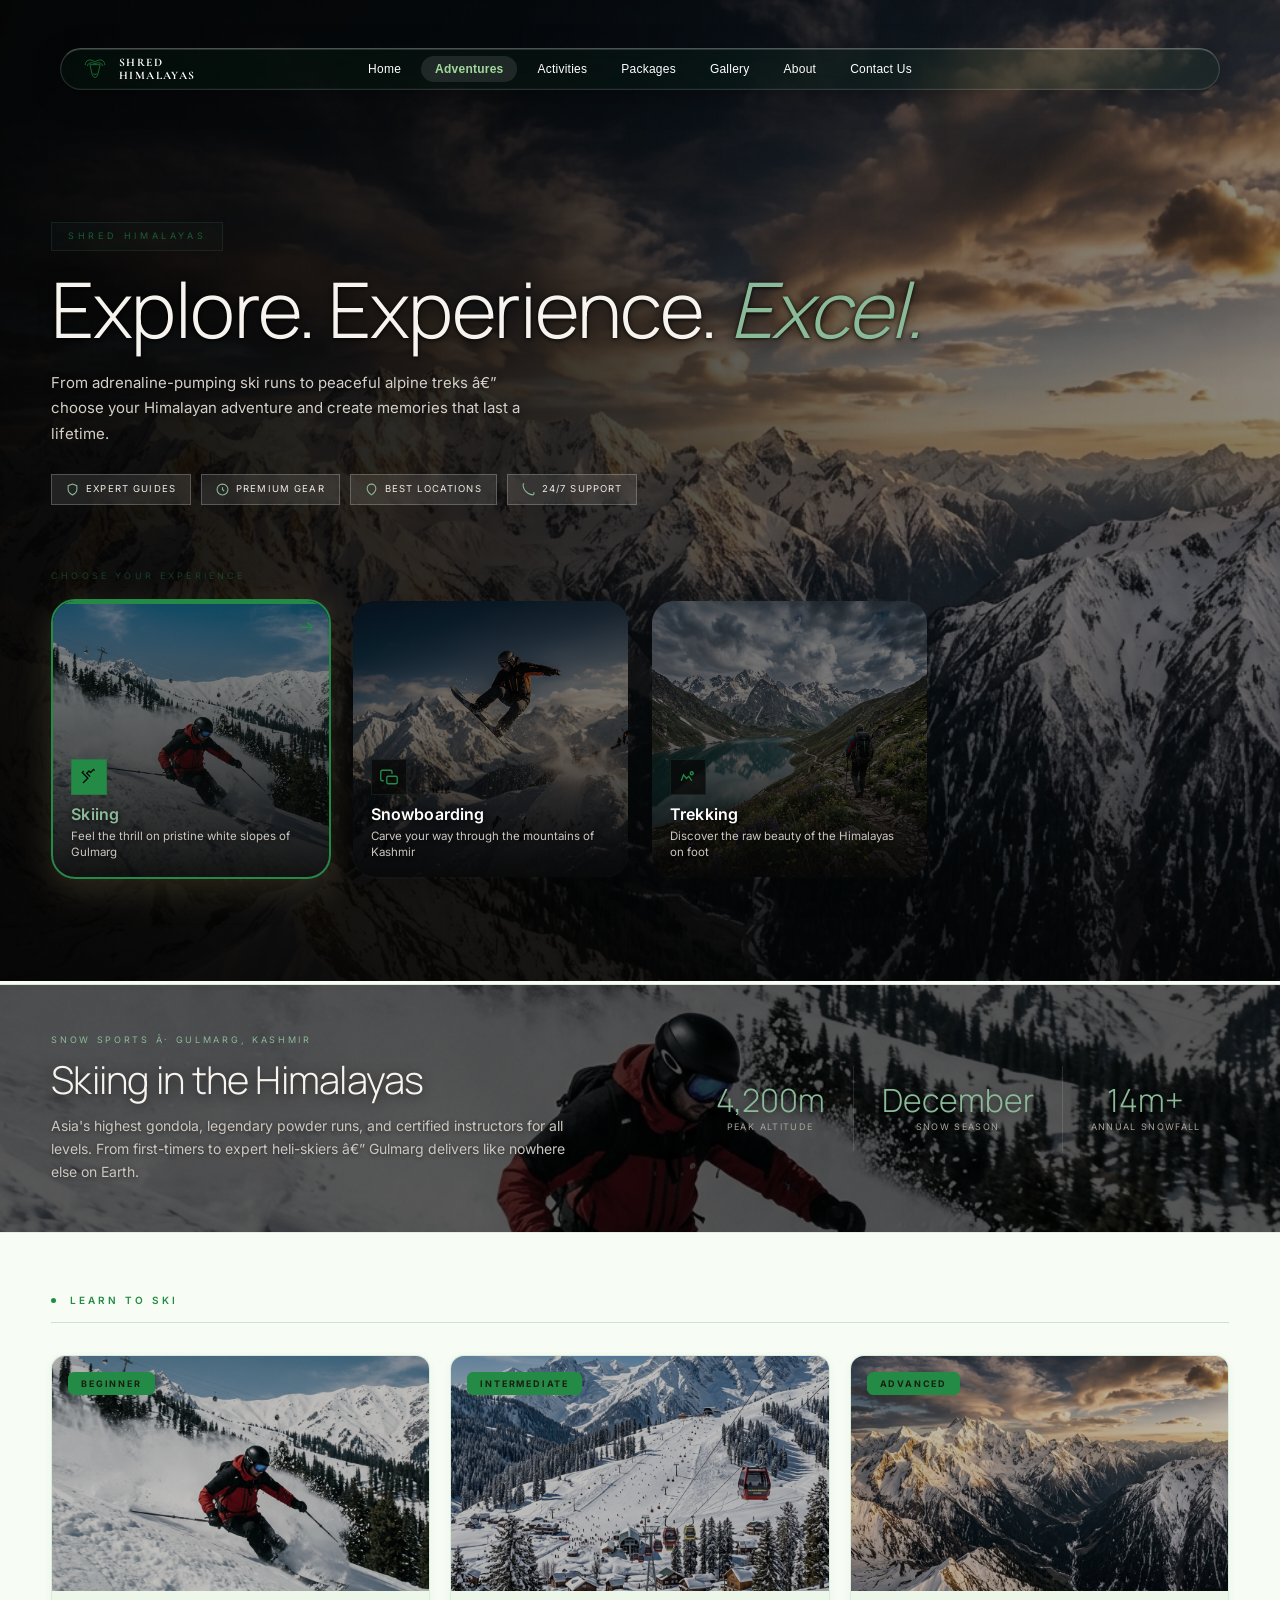
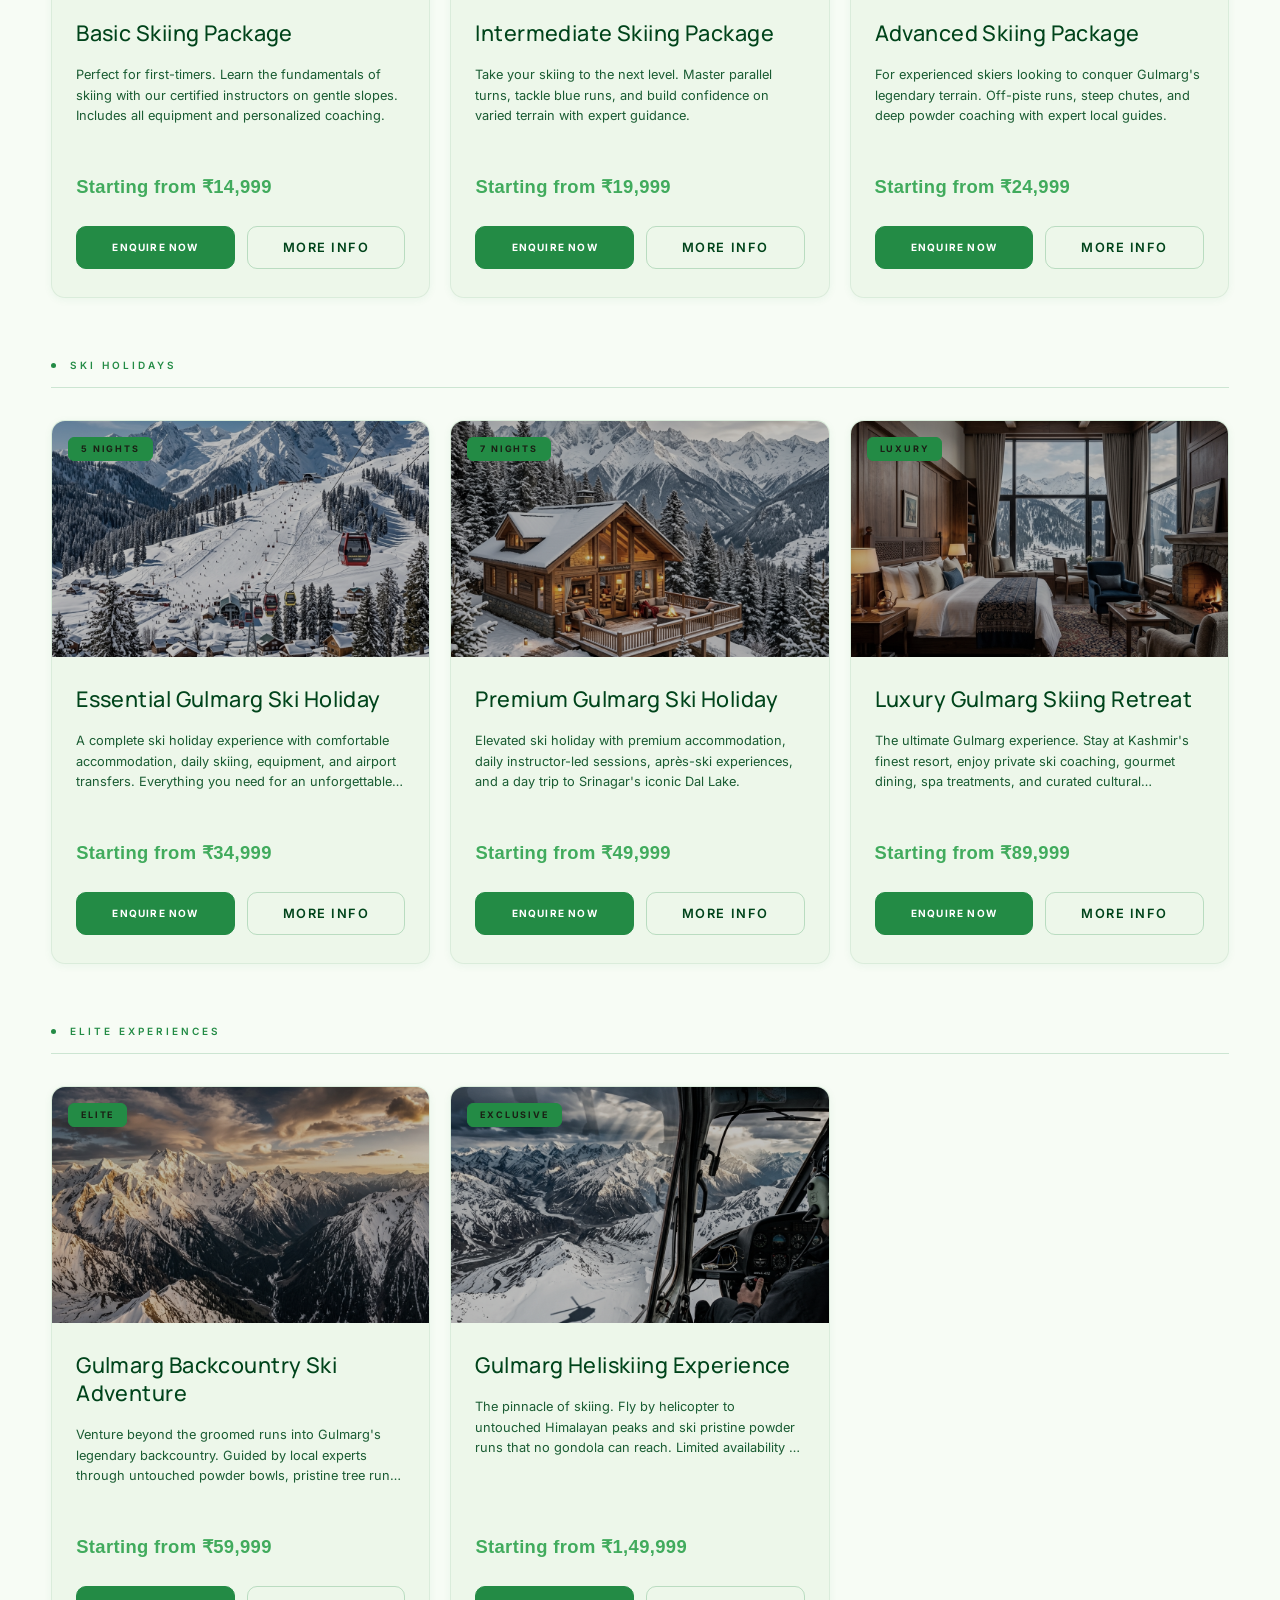
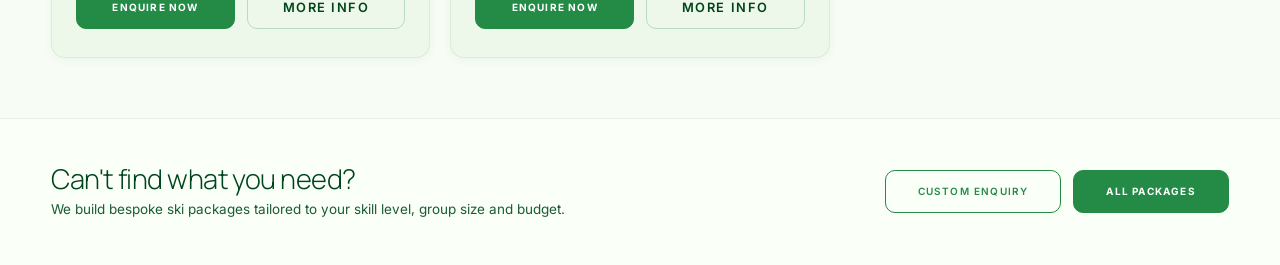
<file: adventures.html>
<!DOCTYPE html>
<html lang="en">

<head>
  <meta charset="UTF-8">
  <meta name="viewport" content="width=device-width, initial-scale=1.0, viewport-fit=cover">
  <title>Adventures â€” Shred Himalayas</title>
  <meta name="description"
    content="Explore all adventures by Shred Himalayas â€” skiing, snowboarding, trekking and adventure activities in the Himalayas of Kashmir.">

  <link rel="preconnect" href="https://fonts.googleapis.com">
  <link rel="preconnect" href="https://fonts.gstatic.com" crossorigin>
  <link href="https://fonts.googleapis.com/css2?family=Cormorant+Garamond:wght@600&family=Inter:wght@400;500&family=Manrope:wght@700&display=swap" rel="stylesheet">

  <link rel="stylesheet" href="css/fonts.css">
  <link rel="stylesheet" href="css/variables.css?v=5">
  <link rel="stylesheet" href="css/base.css?v=5">
  <link rel="stylesheet" href="css/navbar.css?v=4">

  <link rel="stylesheet" href="css/page-hero.css?v=9">
  <link rel="stylesheet" href="css/subpage.css?v=13">
  <link rel="stylesheet" href="css/footer.css">
  <link rel="stylesheet" href="css/polish.css?v=11">
  <link rel="stylesheet" href="css/cursor.css?v=1">
  <link rel="icon"
    href="data:image/svg+xml,<svg xmlns='http://www.w3.org/2000/svg' viewBox='0 0 24 24' fill='none' stroke='%232F4F3E' stroke-width='2' stroke-linecap='round' stroke-linejoin='round'><path d='m8 3 4 8 5-5 5 15H2L8 3z'/></svg>">

  <style>
    /* ============================================
       ADVENTURES PAGE â€” Dark Gold Luxury
    ============================================ */

    /* â”€â”€ Hero â”€â”€ */
    .adv-hero {
      position: relative;
      min-height: 70vh;
      display: flex;
      flex-direction: column;
      justify-content: flex-end;
      overflow: hidden;
    }

    .adv-hero__bg {
      position: absolute;
      inset: 0;
      width: 100%;
      height: 100%;
      object-fit: cover;
      object-position: center 25%;
      filter: brightness(0.55) saturate(0.75);
      transform: scale(1.03);
    }

    .adv-hero__overlay {
      position: absolute;
      inset: 0;
      background:
        linear-gradient(to right,
          rgba(4, 4, 4, 0.92) 0%,
          rgba(4, 4, 4, 0.65) 40%,
          rgba(4, 4, 4, 0.10) 70%,
          transparent 100%),
        linear-gradient(to top,
          rgba(4, 4, 4, 0.6) 0%,
          transparent 40%);
    }

    /* Hero top content */
    .adv-hero__top {
      position: relative;
      z-index: 2;
      max-width: var(--container-wide);
      width: 100%;
      margin: 0 auto;
      padding: 120px var(--container-padding) 32px;
    }

    .adv-hero__label {
      font-family: var(--font-accent);
      font-size: 9px;
      letter-spacing: 0.4em;
      text-transform: uppercase;
      color: var(--gold);
      border: 1px solid rgba(47, 79, 62, 0.3);
      background: rgba(47, 79, 62, 0.08);
      padding: 6px 16px;
      display: inline-block;
      margin-bottom: 18px;
    }

    .adv-hero__title {
      font-family: var(--font-heading) !important;
      font-weight: 300 !important;
      font-size: clamp(2.8rem, 6vw, 5.5rem) !important;
      color: #f7f3ee !important;
      letter-spacing: -0.02em !important;
      line-height: 1.05 !important;
      margin: 0 0 20px !important;
      text-shadow: 0 2px 16px rgba(0, 0, 0, 0.7), 0 1px 4px rgba(0, 0, 0, 0.9) !important;
    }

    .adv-hero__title em {
      font-style: italic !important;
      color: #8bba99 !important;
      font-weight: 300 !important;
    }

    .adv-hero__sub {
      font-family: var(--font-body) !important;
      font-size: 15px !important;
      color: #d4cfc8 !important;
      max-width: 500px !important;
      line-height: 1.7 !important;
      margin-bottom: 28px !important;
      text-shadow: 0 1px 6px rgba(0, 0, 0, 0.7) !important;
    }

    .adv-hero__badges {
      display: flex;
      gap: 10px;
      flex-wrap: wrap;
    }

    .adv-hero__badge {
      display: inline-flex !important;
      align-items: center !important;
      gap: 7px !important;
      font-family: var(--font-accent) !important;
      font-size: 9.5px !important;
      letter-spacing: 0.12em !important;
      text-transform: uppercase !important;
      color: #f0ebe4 !important;
      background: rgba(255, 255, 255, 0.10) !important;
      border: 1px solid rgba(255, 255, 255, 0.22) !important;
      padding: 7px 14px !important;
      backdrop-filter: blur(8px) !important;
    }

    .adv-hero__badge svg {
      color: #8bba99 !important;
      flex-shrink: 0;
    }

    /* â”€â”€ Category Selector Cards â”€â”€ */
    .adv-cats {
      position: relative;
      z-index: 3;
      max-width: var(--container-wide);
      width: 100%;
      margin: 0 auto;
      padding: 0 var(--container-padding) 0;
      margin-top: 32px;
      padding-bottom: 0;
    }

    .adv-cats__label {
      font-family: var(--font-accent);
      font-size: 9px;
      letter-spacing: 0.35em;
      text-transform: uppercase;
      color: var(--gold);
      opacity: 0.65;
      margin-bottom: 16px;
    }

    .adv-cats__grid {
      display: grid;
      grid-template-columns: repeat(4, 1fr);
      gap: 20px;
    }

    /* Individual category card */
    .cat-card {
      position: relative;
      aspect-ratio: 1 / 1;
      height: auto;
      border-radius: 24px;
      overflow: hidden;
      cursor: pointer;
      border: 2px solid transparent;
      transition: border-color 0.25s ease;
      box-shadow: 0 10px 30px rgba(0, 0, 0, 0.2);
    }

    .cat-card.active {
      border-color: var(--gold);
      box-shadow: 0 12px 35px rgba(196, 168, 108, 0.2);
    }

    .cat-card__img {
      width: 100%;
      height: 100%;
      object-fit: cover;
      filter: brightness(0.55) saturate(0.65);
      /* Brighter â€” was 0.42 */
      transition: transform 0.5s ease, filter 0.4s ease;
      display: block;
    }

    .cat-card:hover .cat-card__img,
    .cat-card.active .cat-card__img {
      transform: scale(1.06);
      filter: brightness(0.7) saturate(0.8);
    }

    .cat-card__overlay {
      position: absolute;
      inset: 0;
      background: linear-gradient(to top, rgba(6, 6, 6, 0.9) 0%, rgba(6, 6, 6, 0.15) 60%);
    }

    .cat-card.active .cat-card__overlay {
      background: linear-gradient(to top, rgba(6, 6, 6, 0.92) 0%, rgba(47, 79, 62, 0.08) 100%);
    }

    .cat-card__body {
      position: absolute;
      bottom: 0;
      left: 0;
      right: 0;
      padding: 16px 18px;
    }

    .cat-card__icon {
      width: 36px;
      height: 36px;
      background: rgba(8, 8, 8, 0.8);
      border: 1px solid rgba(47, 79, 62, 0.3);
      display: flex;
      align-items: center;
      justify-content: center;
      color: var(--gold);
      margin-bottom: 10px;
      transition: background 0.25s ease;
    }

    .cat-card.active .cat-card__icon,
    .cat-card:hover .cat-card__icon {
      background: var(--gold);
      color: #0a0a0a;
    }

    .cat-card__title {
      font-family: var(--font-body) !important;
      font-size: 16px !important;
      font-weight: 600 !important;
      color: #ffffff !important;
      margin: 0 0 4px !important;
      letter-spacing: 0.01em !important;
      transition: color 0.2s !important;
      text-shadow: 0 1px 6px rgba(0, 0, 0, 0.8) !important;
    }

    .cat-card.active .cat-card__title {
      color: #8bba99 !important;
    }

    .cat-card__desc {
      font-size: 11.5px !important;
      color: #ccc7c0 !important;
      line-height: 1.45 !important;
      margin: 0 !important;
      text-shadow: 0 1px 4px rgba(0, 0, 0, 0.7) !important;
    }

    .cat-card__arrow {
      position: absolute;
      top: 12px;
      right: 14px;
      font-size: 18px;
      color: var(--gold);
      opacity: 0;
      transform: translateX(-6px);
      transition: all 0.22s ease;
    }

    .cat-card:hover .cat-card__arrow,
    .cat-card.active .cat-card__arrow {
      opacity: 1;
      transform: translateX(0);
    }

    /* Active gold top border accent */
    .cat-card::before {
      content: '';
      position: absolute;
      top: 0;
      left: 0;
      right: 0;
      height: 3px;
      background: var(--gold);
      transform: scaleX(0);
      transform-origin: left;
      transition: transform 0.3s ease;
      z-index: 5;
    }

    .cat-card.active::before {
      transform: scaleX(1);
    }

    /* â”€â”€ Tab Content Area â”€â”€ */
    .adv-content {
      background: var(--bg-base);
      border-top: 1px solid rgba(47, 79, 62, 0.12);
      margin-top: 3px;
    }

    /* â”€â”€ Panel intro strip â”€â”€ */
    .adv-panel__intro {
      position: relative;
      background: var(--bg-raised);
      border-bottom: 1px solid rgba(47, 79, 62, 0.1);
      overflow: hidden;
    }

    .adv-panel__intro-bg {
      position: absolute;
      inset: 0;
      width: 100%;
      height: 100%;
      object-fit: cover;
      filter: brightness(0.35) saturate(0.5);
      /* Enough to show image but dark enough for text */
    }

    .adv-panel__intro-inner {
      position: relative;
      z-index: 2;
      max-width: var(--container-wide);
      margin: 0 auto;
      padding: 48px var(--container-padding);
      display: flex;
      align-items: center;
      justify-content: space-between;
      gap: 40px;
    }

    .adv-panel__intro-text {}

    .adv-panel__intro-label {
      font-family: var(--font-accent);
      font-size: 9px;
      letter-spacing: 0.3em;
      text-transform: uppercase;
      color: #8bba99 !important;
      margin-bottom: 10px;
    }

    .adv-panel__intro-title {
      font-family: var(--font-heading);
      font-weight: 300;
      font-size: clamp(1.8rem, 3vw, 2.8rem);
      color: #f7f3ee !important;
      /* Was var(--text-primary) = dark on dark bg */
      line-height: 1.15;
      margin: 0 0 12px;
      text-shadow: 0 2px 12px rgba(0, 0, 0, 0.6);
    }

    .adv-panel__intro-desc {
      font-size: 14px;
      color: #ccc7c0 !important;
      /* Was var(--text-secondary) = dark on dark bg */
      line-height: 1.65;
      max-width: 520px;
      margin: 0;
      text-shadow: 0 1px 4px rgba(0, 0, 0, 0.5);
    }

    .adv-panel__intro-stats {
      display: flex;
      gap: 0;
      flex-shrink: 0;
    }

    .adv-intro-stat {
      text-align: center;
      padding: 18px 28px;
      border-left: 1px solid rgba(255, 255, 255, 0.12);
    }

    .adv-intro-stat:first-child {
      border-left: none;
    }

    .adv-intro-stat__val {
      font-family: var(--font-heading);
      font-size: 2rem;
      font-weight: 300;
      color: #8bba99 !important;
      /* Sage green accent â€” visible on dark bg */
      line-height: 1;
      margin-bottom: 4px;
      text-shadow: 0 1px 8px rgba(0, 0, 0, 0.5);
    }

    .adv-intro-stat__label {
      font-family: var(--font-accent);
      font-size: 9px;
      letter-spacing: 0.15em;
      text-transform: uppercase;
      color: #a8a39c !important;
      /* Light muted â€” visible on dark bg */
    }

    /* â”€â”€ Package Panels â”€â”€ */
    .adv-panel {
      display: none;
    }

    .adv-panel.is-active {
      display: block;
      animation: panelIn 0.4s cubic-bezier(0.22, 1, 0.36, 1) both;
    }

    @keyframes panelIn {
      from {
        opacity: 0;
        transform: translateY(20px);
      }

      to {
        opacity: 1;
        transform: translateY(0);
      }
    }

    /* â”€â”€ Package content wrapper â”€â”€ */
    .adv-packages {
      max-width: var(--container-wide);
      margin: 0 auto;
      padding: 60px var(--container-padding);
    }

    /* â”€â”€ CTA Strip â”€â”€ */
    .adv-cta {
      background: var(--bg-raised);
      border-top: 1px solid rgba(47, 79, 62, 0.1);
      padding: 44px 0;
    }

    .adv-cta__inner {
      max-width: var(--container-wide);
      margin: 0 auto;
      padding: 0 var(--container-padding);
      display: flex;
      align-items: center;
      justify-content: space-between;
      gap: 24px;
      flex-wrap: wrap;
    }

    .adv-cta__text h3 {
      font-family: var(--font-heading);
      font-weight: 300;
      font-size: 1.7rem;
      color: var(--text-primary);
      margin: 0 0 4px;
    }

    .adv-cta__text p {
      font-size: 13.5px;
      color: var(--text-secondary);
      margin: 0;
    }

    .adv-cta__btns {
      display: flex;
      gap: 12px;
      flex-shrink: 0;
    }

    /* â”€â”€ Activities Layout â”€â”€ */
    .adv-activities-wrap {
      display: grid;
      grid-template-columns: 1fr 1fr;
      gap: 40px;
    }

    .adv-activities-col-title {
      font-family: var(--font-accent);
      font-size: 9px;
      letter-spacing: 0.3em;
      text-transform: uppercase;
      color: var(--gold);
      padding-bottom: 12px;
      margin-bottom: 24px;
      border-bottom: 1px solid rgba(47, 79, 62, 0.15);
    }

    #activities-winter-container,
    #activities-summer-container {
      display: grid;
      grid-template-columns: repeat(2, 1fr);
      gap: 16px;
    }

    /* Override detail-card for horizontal layout within adventure page */
    .adv-packages .detail-card {
      margin-bottom: 20px;
    }

    .adv-packages .detail-grid {
      gap: 20px;
    }

    /* â”€â”€ Activities items override for premium vertical cards with photos â”€â”€ */
    .adv-packages .activities__item {
      display: flex;
      flex-direction: column;
      align-items: flex-start;
      gap: 0;
      padding: 0;
      background: var(--bg-card);
      border: 1px solid rgba(47, 79, 62, 0.12);
      border-radius: 0;
      transition: all var(--duration-normal) var(--ease-premium);
      height: 100%;
      overflow: hidden;
    }

    .adv-packages .activities__item:hover {
      border-color: var(--gold);
      background: var(--bg-hover);
      transform: translateY(-6px);
      box-shadow: var(--shadow-xl), var(--shadow-glow);
    }

    .adv-packages .activities__item-img-wrap {
      position: relative;
      width: 100%;
      aspect-ratio: 16/10;
      overflow: hidden;
    }

    .adv-packages .activities__item-img {
      width: 100%;
      height: 100%;
      object-fit: cover;
      transition: transform var(--duration-slower) var(--ease-smooth);
      filter: brightness(0.8) saturate(0.8) sepia(0.05);
    }

    .adv-packages .activities__item:hover .activities__item-img {
      transform: scale(1.05);
      filter: brightness(0.88) saturate(0.85);
    }

    .adv-packages .activities__item-body {
      padding: 24px 20px;
      display: flex;
      flex-direction: column;
      flex-grow: 1;
      justify-content: flex-start;
      width: 100%;
    }

    .adv-packages .activities__item-name {
      font-family: var(--font-body);
      font-size: 14.5px;
      font-weight: 700;
      color: var(--text-primary) !important;
      margin-bottom: 8px;
      letter-spacing: 0.02em;
    }

    .adv-packages .activities__item-desc {
      font-size: 12.5px;
      color: var(--text-secondary) !important;
      line-height: 1.55;
    }

    @media (max-width: 1024px) {
      .adv-cats {
        padding-left: 0 !important;
        padding-right: 0 !important;
      }

      .adv-cats__label {
        padding-left: var(--container-padding);
      }

      .adv-cats__grid {
        display: flex !important;
        flex-direction: row !important;
        overflow-x: auto !important;
        scroll-snap-type: x mandatory !important;
        gap: 12px !important;
        scroll-behavior: smooth !important;
        margin-left: 0 !important;
        margin-right: 0 !important;
        padding-left: var(--container-padding) !important;
        padding-right: var(--container-padding) !important;
        padding-bottom: 16px !important;
        scrollbar-width: none !important;
      }

      .adv-cats__grid::-webkit-scrollbar {
        display: none !important;
      }

      .cat-card {
        flex: 0 0 45% !important;
        scroll-snap-align: start !important;
        height: auto !important;
        aspect-ratio: 1 / 1 !important;
        max-width: 280px !important;
        border-radius: 20px !important;
      }

      .adv-panel__intro-inner {
        flex-direction: column;
        align-items: flex-start;
        padding: 32px var(--container-padding, 24px);
      }

      .adv-panel__intro-stats {
        width: 100%;
        justify-content: flex-start;
        flex-wrap: wrap;
        border-top: 1px solid rgba(255, 255, 255, 0.12);
        padding-top: 20px;
        margin-top: 16px;
      }

      .adv-intro-stat {
        padding: 12px 20px;
        flex: 1 1 30%;
      }

      .adv-intro-stat:first-child {
        padding-left: 0;
      }
    }

    @media (max-width: 768px) {
      .cat-card {
        flex: 0 0 68% !important;
        height: auto !important;
        aspect-ratio: 1 / 1 !important;
        max-width: 220px !important;
        border-radius: 20px !important;
      }

      .cat-card__body {
        padding: 12px 14px !important;
      }

      .cat-card__icon {
        width: 32px !important;
        height: 32px !important;
        margin-bottom: 6px !important;
      }

      .cat-card__icon svg {
        width: 15px !important;
        height: 15px !important;
      }

      .cat-card__title {
        font-size: 14px !important;
      }

      .cat-card__desc {
        font-size: 11px !important;
      }

      #activities-winter-container,
      #activities-summer-container {
        display: flex !important;
        flex-direction: row !important;
        overflow-x: auto !important;
        scroll-snap-type: x mandatory !important;
        gap: 14px !important;
        scroll-behavior: smooth !important;
        margin-left: -20px !important;
        margin-right: -20px !important;
        padding-left: 20px !important;
        padding-right: 20px !important;
        padding-bottom: 16px !important;
        scrollbar-width: none !important;
      }

      #activities-winter-container::-webkit-scrollbar,
      #activities-summer-container::-webkit-scrollbar {
        display: none !important;
      }

      .adv-packages .activities__item {
        flex: 0 0 78% !important;
        scroll-snap-align: start !important;
        max-width: 290px !important;
        height: auto !important;
      }
    }

    @media (max-width: 640px) {
      .cat-card {
        flex: 0 0 75% !important;
      }

      .adv-activities-wrap {
        grid-template-columns: 1fr;
      }
    }

    /* â”€â”€ Trekking Card Carousel â”€â”€ */
    #trekking-packages-container {
      display: flex !important;
      flex-direction: row !important;
      flex-wrap: nowrap !important;
      overflow-x: auto !important;
      gap: 24px !important;
      scroll-behavior: smooth !important;
      -webkit-overflow-scrolling: touch !important;
      padding: 20px 0 !important;
      
      /* Hide scrollbar */
      scrollbar-width: none !important;
      -ms-overflow-style: none !important;
    }

    #trekking-packages-container::-webkit-scrollbar {
      display: none !important;
    }

    #trekking-packages-container .trek-card {
      flex: 0 0 calc(33.333% - 16px) !important;
      min-width: 320px !important;
      scroll-snap-align: start !important;
      height: auto !important;
      animation: cardSlideIn 0.6s cubic-bezier(0.25, 1, 0.5, 1) both;
      transition: transform 0.4s cubic-bezier(0.25, 1, 0.5, 1), box-shadow 0.4s ease, border-color 0.4s ease !important;
    }

    /* Staggered load animation */
    #trekking-packages-container .trek-card:nth-child(1) { animation-delay: 0.1s; }
    #trekking-packages-container .trek-card:nth-child(2) { animation-delay: 0.2s; }
    #trekking-packages-container .trek-card:nth-child(3) { animation-delay: 0.3s; }
    #trekking-packages-container .trek-card:nth-child(4) { animation-delay: 0.4s; }

    @keyframes cardSlideIn {
      from {
        opacity: 0;
        transform: translateX(40px);
      }
      to {
        opacity: 1;
        transform: translateX(0);
      }
    }

    /* Hover effect (desktop only) */
    @media (min-width: 1025px) {
      #trekking-packages-container .trek-card:hover {
        transform: translateY(-8px) !important;
        border-color: var(--gold) !important;
        box-shadow: 0 20px 40px rgba(196, 168, 108, 0.15), 0 12px 24px rgba(0, 0, 0, 0.5) !important;
      }
    }

    /* Tablet breakpoint (approx 2 cards visible) */
    @media (max-width: 1024px) {
      #trekking-packages-container .trek-card {
        flex: 0 0 calc(50% - 12px) !important;
      }
    }

    /* Mobile breakpoint (1 card visible, snap scroll) */
    @media (max-width: 768px) {
      #trekking-packages-container {
        scroll-snap-type: x mandatory !important;
        gap: 16px !important;
        padding: 20px 16px !important;
        margin-left: calc(-1 * var(--container-padding)) !important;
        margin-right: calc(-1 * var(--container-padding)) !important;
      }

      #trekking-packages-container .trek-card {
        flex: 0 0 85% !important;
        min-width: 280px !important;
        max-width: none !important;
        scroll-snap-align: center !important;
        transform: scale(0.95) !important;
        opacity: 0.8 !important;
      }

      #trekking-packages-container .trek-card.is-active {
        transform: scale(1.0) !important;
        opacity: 1.0 !important;
      }
    }
  </style>
  <link rel="stylesheet" href="css/theme.css?v=1">
  <link rel="stylesheet" href="css/ios-compat.css">
</head>

<body>

  <!-- ===== NAVBAR ===== -->
  <nav class="navbar" id="navbar">
    <div class="navbar__inner">
      <a href="index.html" class="navbar__logo">
        <div class="navbar__logo-icon">
          <svg viewBox="0 0 100 100" class="navbar__yak-logo" width="34" height="34" fill="none" stroke="currentColor"
            stroke-width="2.5" stroke-linecap="round" stroke-linejoin="round">
            <path d="M15 35 C15 20, 30 10, 50 25 C70 10, 85 20, 85 35" />
            <path d="M22 38 C25 28, 38 24, 50 32 C62 24, 75 28, 78 38" />
            <path d="M32 36 L40 70 C42 75, 45 80, 50 80 C55 80, 58 75, 60 70 L68 36 Z" />
            <path d="M44 68 C46 70, 54 70, 56 68" />
          </svg>
        </div>
        <div class="navbar__logo-text">
          <span>Shred</span>
          <span>Himalayas</span>
        </div>
      </a>

      <div class="navbar__links" id="navLinks">
        <a href="index.html" class="navbar__link">Home</a>
        <a href="adventures.html" class="navbar__link active">Adventures</a>
        <a href="activities.html" class="navbar__link">Activities</a>
        <a href="packages.html" class="navbar__link">Packages</a>
        <a href="index.html#gallery" class="navbar__link">Gallery</a>
        <a href="index.html#about" class="navbar__link">About</a>
        <a href="index.html#contact" class="navbar__link">Contact Us</a>
      </div>


      <button class="navbar__toggle" id="navToggle" aria-label="Toggle menu" aria-expanded="false" aria-controls="navSheet">
        <span></span><span></span><span></span>
      </button>
    </div>
  </nav>

  <!-- ===== MOBILE NAV BOTTOM-SHEET ===== -->
  <div class="nav-sheet-backdrop" id="navSheetBackdrop"></div>
  <div class="nav-sheet" id="navSheet" role="dialog" aria-modal="true" aria-label="Navigation">
    <div class="nav-sheet__pill"></div>
    <div class="nav-sheet__header">
      <span class="nav-sheet__label">Navigation</span>
    </div>
    <div class="nav-sheet__divider"></div>
    <div class="nav-sheet__grid">
      <a href="index.html" class="nav-sheet__item">
        Home
        <svg class="nav-sheet__arrow" viewBox="0 0 24 24" fill="none" stroke="currentColor" stroke-width="2.5" stroke-linecap="round" stroke-linejoin="round"><line x1="5" y1="12" x2="19" y2="12"/><polyline points="12 5 19 12 12 19"/></svg>
      </a>
      <a href="adventures.html" class="nav-sheet__item active">
        Adventures
        <svg class="nav-sheet__arrow" viewBox="0 0 24 24" fill="none" stroke="currentColor" stroke-width="2.5" stroke-linecap="round" stroke-linejoin="round"><line x1="5" y1="12" x2="19" y2="12"/><polyline points="12 5 19 12 12 19"/></svg>
      </a>
      <a href="activities.html" class="nav-sheet__item nav-sheet__item--full" id="mobileActivitiesToggle">
        Activities
        <svg class="nav-sheet__arrow" viewBox="0 0 24 24" fill="none" stroke="currentColor" stroke-width="2.5" stroke-linecap="round" stroke-linejoin="round"><line x1="5" y1="12" x2="19" y2="12"/><polyline points="12 5 19 12 12 19"/></svg>
      </a>
      <a href="packages.html" class="nav-sheet__item">
        Packages
        <svg class="nav-sheet__arrow" viewBox="0 0 24 24" fill="none" stroke="currentColor" stroke-width="2.5" stroke-linecap="round" stroke-linejoin="round"><line x1="5" y1="12" x2="19" y2="12"/><polyline points="12 5 19 12 12 19"/></svg>
      </a>
      <a href="index.html#gallery" class="nav-sheet__item">
        Gallery
        <svg class="nav-sheet__arrow" viewBox="0 0 24 24" fill="none" stroke="currentColor" stroke-width="2.5" stroke-linecap="round" stroke-linejoin="round"><line x1="5" y1="12" x2="19" y2="12"/><polyline points="12 5 19 12 12 19"/></svg>
      </a>
      <a href="index.html#about" class="nav-sheet__item">
        About
        <svg class="nav-sheet__arrow" viewBox="0 0 24 24" fill="none" stroke="currentColor" stroke-width="2.5" stroke-linecap="round" stroke-linejoin="round"><line x1="5" y1="12" x2="19" y2="12"/><polyline points="12 5 19 12 12 19"/></svg>
      </a>
      <a href="index.html#contact" class="nav-sheet__item">
        Contact
        <svg class="nav-sheet__arrow" viewBox="0 0 24 24" fill="none" stroke="currentColor" stroke-width="2.5" stroke-linecap="round" stroke-linejoin="round"><line x1="5" y1="12" x2="19" y2="12"/><polyline points="12 5 19 12 12 19"/></svg>
      </a>
    </div>
  </div>

  <!-- ===== TICKER BAR ===== -->
  <!-- <div class="nav-ticker" aria-hidden="true">
    <div class="nav-ticker__track">
      <span class="nav-ticker__item">+91 91499 74118</span><span class="nav-ticker__dot"></span>
      <span class="nav-ticker__item">loneakash7753@gmai.com</span><span class="nav-ticker__dot"></span>
    </div>
  </div> -->

  <!-- ===== HERO + CATEGORY CARDS ===== -->

  <section class="adv-hero">
    <img src="assets/images/hero-mountains.png" alt="Himalayan Adventures" class="adv-hero__bg">
    <div class="adv-hero__overlay"></div>

    <div class="adv-hero__top">
      <p class="adv-hero__label">Shred Himalayas</p>
      <h1 class="adv-hero__title">Explore. Experience. <em>Excel.</em></h1>
      <p class="adv-hero__sub">From adrenaline-pumping ski runs to peaceful alpine treks â€” choose your Himalayan
        adventure and create memories that last a lifetime.</p>
      <div class="adv-hero__badges">
        <span class="adv-hero__badge">
          <svg viewBox="0 0 24 24" width="13" height="13" fill="none" stroke="currentColor" stroke-width="2">
            <path d="M12 22s8-4 8-10V5l-8-3-8 3v7c0 6 8 10 8 10z" />
          </svg>Expert Guides
        </span>
        <span class="adv-hero__badge">
          <svg viewBox="0 0 24 24" width="13" height="13" fill="none" stroke="currentColor" stroke-width="2">
            <circle cx="12" cy="12" r="10" />
            <path d="M12 8v4l3 3" />
          </svg>Premium Gear
        </span>
        <span class="adv-hero__badge">
          <svg viewBox="0 0 24 24" width="13" height="13" fill="none" stroke="currentColor" stroke-width="2">
            <path d="M20 10c0 6-8 12-8 12s-8-6-8-12a8 8 0 0 1 16 0Z" />
          </svg>Best Locations
        </span>
        <span class="adv-hero__badge">
          <svg viewBox="0 0 24 24" width="13" height="13" fill="none" stroke="currentColor" stroke-width="2">
            <path d="M22 16.92v3a2 2 0 0 1-2.18 2 19.79 19.79 0 0 1-8.63-3.07A19.5 19.5 0 0 1 2 4.11V3a2 2 0 0 1 2-2" />
          </svg>24/7 Support
        </span>
      </div>
    </div>

    <!-- Category selector cards inside hero -->
    <div class="adv-cats">
      <p class="adv-cats__label">Choose Your Experience</p>
      <div class="adv-cats__grid">

        <div class="cat-card active" data-tab="skiing" onclick="switchTab('skiing')">
          <img src="assets/images/skiing-action.png" alt="Skiing" class="cat-card__img">
          <div class="cat-card__overlay"></div>
          <div class="cat-card__body">
            <div class="cat-card__icon">
              <svg viewBox="0 0 24 24" width="18" height="18" fill="none" stroke="currentColor" stroke-width="1.8">
                <path d="M19.5 3.5L18 2l-4 4-2-2-3 3 4.5 4.5" />
                <path d="m4 20 7-7M5 4l-2 2 8 8" />
              </svg>
            </div>
            <h3 class="cat-card__title">Skiing</h3>
            <p class="cat-card__desc">Feel the thrill on pristine white slopes of Gulmarg</p>
          </div>
          <span class="cat-card__arrow">→</span>
        </div>

        <div class="cat-card" data-tab="snowboarding" onclick="switchTab('snowboarding')">
          <img src="assets/images/snowboarding-action.png" alt="Snowboarding" class="cat-card__img">
          <div class="cat-card__overlay"></div>
          <div class="cat-card__body">
            <div class="cat-card__icon">
              <svg viewBox="0 0 24 24" width="18" height="18" fill="none" stroke="currentColor" stroke-width="1.8">
                <path d="M5 17H3a2 2 0 0 1-2-2V5a2 2 0 0 1 2-2h11a2 2 0 0 1 2 2v3" />
                <rect x="9" y="11" width="14" height="10" rx="2" />
              </svg>
            </div>
            <h3 class="cat-card__title">Snowboarding</h3>
            <p class="cat-card__desc">Carve your way through the mountains of Kashmir</p>
          </div>
          <span class="cat-card__arrow">→</span>
        </div>

        <div class="cat-card" data-tab="trekking" onclick="switchTab('trekking')">
          <img src="assets/images/trekking-landscape.png" alt="Trekking" class="cat-card__img">
          <div class="cat-card__overlay"></div>
          <div class="cat-card__body">
            <div class="cat-card__icon">
              <svg viewBox="0 0 24 24" width="18" height="18" fill="none" stroke="currentColor" stroke-width="1.8">
                <path d="m3 17 3-8 4 5 3-3 4 6" />
                <circle cx="17" cy="7" r="2" />
              </svg>
            </div>
            <h3 class="cat-card__title">Trekking</h3>
            <p class="cat-card__desc">Discover the raw beauty of the Himalayas on foot</p>
          </div>
          <span class="cat-card__arrow">→</span>
        </div>

        <!-- Activity card removed and moved to separate activities.html page -->

      </div>
    </div>
  </section>


  <!-- ===== CONTENT PANELS ===== -->
  <div class="adv-content">

    <!-- â”€â”€ SKIING PANEL â”€â”€ -->
    <div class="adv-panel is-active" id="panel-skiing">
      <div class="adv-panel__intro">
        <img src="assets/images/skiing-action.png" alt="" class="adv-panel__intro-bg">
        <div class="adv-panel__intro-inner">
          <div class="adv-panel__intro-text">
            <p class="adv-panel__intro-label">Snow Sports Â· Gulmarg, Kashmir</p>
            <h2 class="adv-panel__intro-title">Skiing in the Himalayas</h2>
            <p class="adv-panel__intro-desc">Asia's highest gondola, legendary powder runs, and certified instructors
              for all levels. From first-timers to expert heli-skiers â€” Gulmarg delivers like nowhere else on Earth.</p>
          </div>
          <div class="adv-panel__intro-stats">
            <div class="adv-intro-stat">
              <div class="adv-intro-stat__val">4,200m</div>
              <div class="adv-intro-stat__label">Peak Altitude</div>
            </div>
            <div class="adv-intro-stat">
              <div class="adv-intro-stat__val">December</div>
              <div class="adv-intro-stat__label">Snow Season</div>
            </div>
            <div class="adv-intro-stat">
              <div class="adv-intro-stat__val">14m+</div>
              <div class="adv-intro-stat__label">Annual Snowfall</div>
            </div>
          </div>
        </div>
      </div>
      <div class="adv-packages">
        <!-- Rendered by SHData.renderSkiing() â€” synced with admin -->
        <div id="skiing-packages-container"></div>
      </div>
      <div class="adv-cta">
        <div class="adv-cta__inner">
          <div class="adv-cta__text">
            <h3>Can't find what you need?</h3>
            <p>We build bespoke ski packages tailored to your skill level, group size and budget.</p>
          </div>
          <div class="adv-cta__btns">
            <a href="index.html#contact" class="btn btn--secondary"><span>Custom Enquiry</span></a>
            <a href="packages.html" class="btn btn--primary"><span>All Packages</span></a>
          </div>
        </div>
      </div>
    </div>

    <!-- â”€â”€ SNOWBOARDING PANEL â”€â”€ -->
    <div class="adv-panel" id="panel-snowboarding">
      <div class="adv-panel__intro">
        <img src="assets/images/snowboarding-action.png" alt="" class="adv-panel__intro-bg">
        <div class="adv-panel__intro-inner">
          <div class="adv-panel__intro-text">
            <p class="adv-panel__intro-label">Snow Sports Â· Gulmarg, Kashmir</p>
            <h2 class="adv-panel__intro-title">Snowboarding in the Himalayas</h2>
            <p class="adv-panel__intro-desc">From butter-smooth groomers to untouched backcountry powder â€” Gulmarg is a
              snowboarder's dream. Expert coaches and world-class terrain for every rider.</p>
          </div>
          <div class="adv-panel__intro-stats">
            <div class="adv-intro-stat">
              <div class="adv-intro-stat__val">Beginner</div>
              <div class="adv-intro-stat__label">to Expert</div>
            </div>
            <div class="adv-intro-stat">
              <div class="adv-intro-stat__val">Decâ€“Mar</div>
              <div class="adv-intro-stat__label">Snow Season</div>
            </div>
            <div class="adv-intro-stat">
              <div class="adv-intro-stat__val">Heli</div>
              <div class="adv-intro-stat__label">Access Available</div>
            </div>
          </div>
        </div>
      </div>
      <div class="adv-packages">
        <!-- Rendered by SHData.renderSnowboarding() â€” synced with admin -->
        <div id="snowboarding-packages-container"></div>
      </div>
      <div class="adv-cta">
        <div class="adv-cta__inner">
          <div class="adv-cta__text">
            <h3>Plan your perfect snowboard trip</h3>
            <p>Custom board packages with premium equipment and private coaching available.</p>
          </div>
          <div class="adv-cta__btns">
            <a href="index.html#contact" class="btn btn--secondary"><span>Custom Enquiry</span></a>
            <a href="packages.html" class="btn btn--primary"><span>All Packages</span></a>
          </div>
        </div>
      </div>
    </div>

    <!-- â”€â”€ TREKKING PANEL â”€â”€ -->
    <div class="adv-panel" id="panel-trekking">
      <div class="adv-panel__intro">
        <img src="assets/images/trekking-landscape.png" alt="" class="adv-panel__intro-bg">
        <div class="adv-panel__intro-inner">
          <div class="adv-panel__intro-text">
            <p class="adv-panel__intro-label">Himalayan Treks Â· Kashmir</p>
            <h2 class="adv-panel__intro-title">Trek Through Living Postcards</h2>
            <p class="adv-panel__intro-desc">Seven alpine lakes, wildflower meadows, glaciers and sacred peaks.
              Kashmir's trekking routes are among the most breathtaking on Earth â€” guided by certified local experts.
            </p>
          </div>
          <div class="adv-panel__intro-stats">
            <div class="adv-intro-stat">
              <div class="adv-intro-stat__val">Junâ€“Oct</div>
              <div class="adv-intro-stat__label">Trek Season</div>
            </div>
            <div class="adv-intro-stat">
              <div class="adv-intro-stat__val">4,100m</div>
              <div class="adv-intro-stat__label">Max Altitude</div>
            </div>
            <div class="adv-intro-stat">
              <div class="adv-intro-stat__val">5+</div>
              <div class="adv-intro-stat__label">Trek Routes</div>
            </div>
          </div>
        </div>
      </div>
      <div class="adv-packages">
        <!-- Rendered by SHData.renderTrekking() â€” synced with admin -->
        <div id="trekking-packages-container"></div>
      </div>
      <div class="adv-cta">
        <div class="adv-cta__inner">
          <div class="adv-cta__text">
            <h3>Custom trek itinerary?</h3>
            <p>We design multi-day expeditions with premium camping and expert local guides.</p>
          </div>
          <div class="adv-cta__btns">
            <a href="index.html#contact" class="btn btn--secondary"><span>Custom Enquiry</span></a>
            <a href="packages.html" class="btn btn--primary"><span>All Packages</span></a>
          </div>
        </div>
      </div>
    </div>

    <!-- Activities panel removed and moved to separate activities.html page -->

  </div><!-- /adv-content -->

  <!-- Footer container -->
  <div id="footer-placeholder"></div>

  <!-- ======================================================
       SCRIPTS
  ====================================================== -->
  <script src="js/site-data.js?v=4"></script>
  <script src="js/policy-modal.js"></script>
  <script src="js/navbar.js?v=3"></script>
  <script>
    /* ============================================================
       Adventures Page Controller
       – Uses SHData renderers to stay in sync with admin panel
    ============================================================ */
    (function () {
      'use strict';

      var currentTab = 'skiing';

      // ── Tab switch ──────────────────────────────────────────
      window.switchTab = function (tabId) {
        if (currentTab === tabId) return;
        currentTab = tabId;

        // Update card states
        document.querySelectorAll('.cat-card').forEach(function (card) {
          card.classList.toggle('active', card.dataset.tab === tabId);
        });

        // Show/hide panels
        document.querySelectorAll('.adv-panel').forEach(function (panel) {
          panel.classList.remove('is-active');
        });
        var target = document.getElementById('panel-' + tabId);
        if (target) {
          target.classList.add('is-active');
          // Scroll smoothly to content
          setTimeout(function () {
            target.scrollIntoView({ behavior: 'smooth', block: 'nearest' });
          }, 50);
        }

        // Sync navbar active highlighting
        if (typeof window.updateNavbarActiveState === 'function') {
          window.updateNavbarActiveState('#' + tabId);
        }
      };

      // ── Check URL hash or query param for deep link ──
      var hash = (window.location.hash || '').replace('#', '');
      var params = new URLSearchParams(window.location.search);
      var queryTab = params.get('tab');
      var initialTab = queryTab || hash;
      if (['skiing', 'snowboarding', 'trekking'].indexOf(initialTab) !== -1) {
        currentTab = '';
        switchTab(initialTab);
      }

      window.addEventListener('hashchange', function () {
        var newHash = (window.location.hash || '').replace('#', '');
        if (['skiing', 'snowboarding', 'trekking'].indexOf(newHash) !== -1) {
          switchTab(newHash);
        } else if (!newHash) {
          switchTab('skiing');
        }
      });


      // ── Render all panels via SHData (admin-synced) ──────────
      document.addEventListener('DOMContentLoaded', function () {

        // Skiing — uses SHData.renderSkiing
        SHData.renderSkiing('skiing-packages-container');

        // Snowboarding — uses SHData.renderSnowboarding
        SHData.renderSnowboarding('snowboarding-packages-container');

        // Trekking — uses SHData.renderTrekking
        SHData.renderTrekking('trekking-packages-container');

        // Setup observer for active/centered card scaling
        const container = document.getElementById('trekking-packages-container');
        if (container && window.IntersectionObserver) {
          const observer = new IntersectionObserver((entries) => {
            entries.forEach(entry => {
              if (entry.isIntersecting) {
                entry.target.classList.add('is-active');
              } else {
                entry.target.classList.remove('is-active');
              }
            });
          }, {
            root: container,
            threshold: 0.6
          });
          
          setTimeout(function() {
            container.querySelectorAll('.trek-card').forEach(function(card) {
              observer.observe(card);
            });
          }, 300);
        }

        // Activities rendering removed from adventures.html

        // Footer
        SHData.renderFooter();

        // Update WhatsApp links with correct number from settings
        SHData.updateWhatsApp();

      });

    }());

  </script>
  <script src="js/cursor.js?v=1"></script>
</body>

</html>
</file>
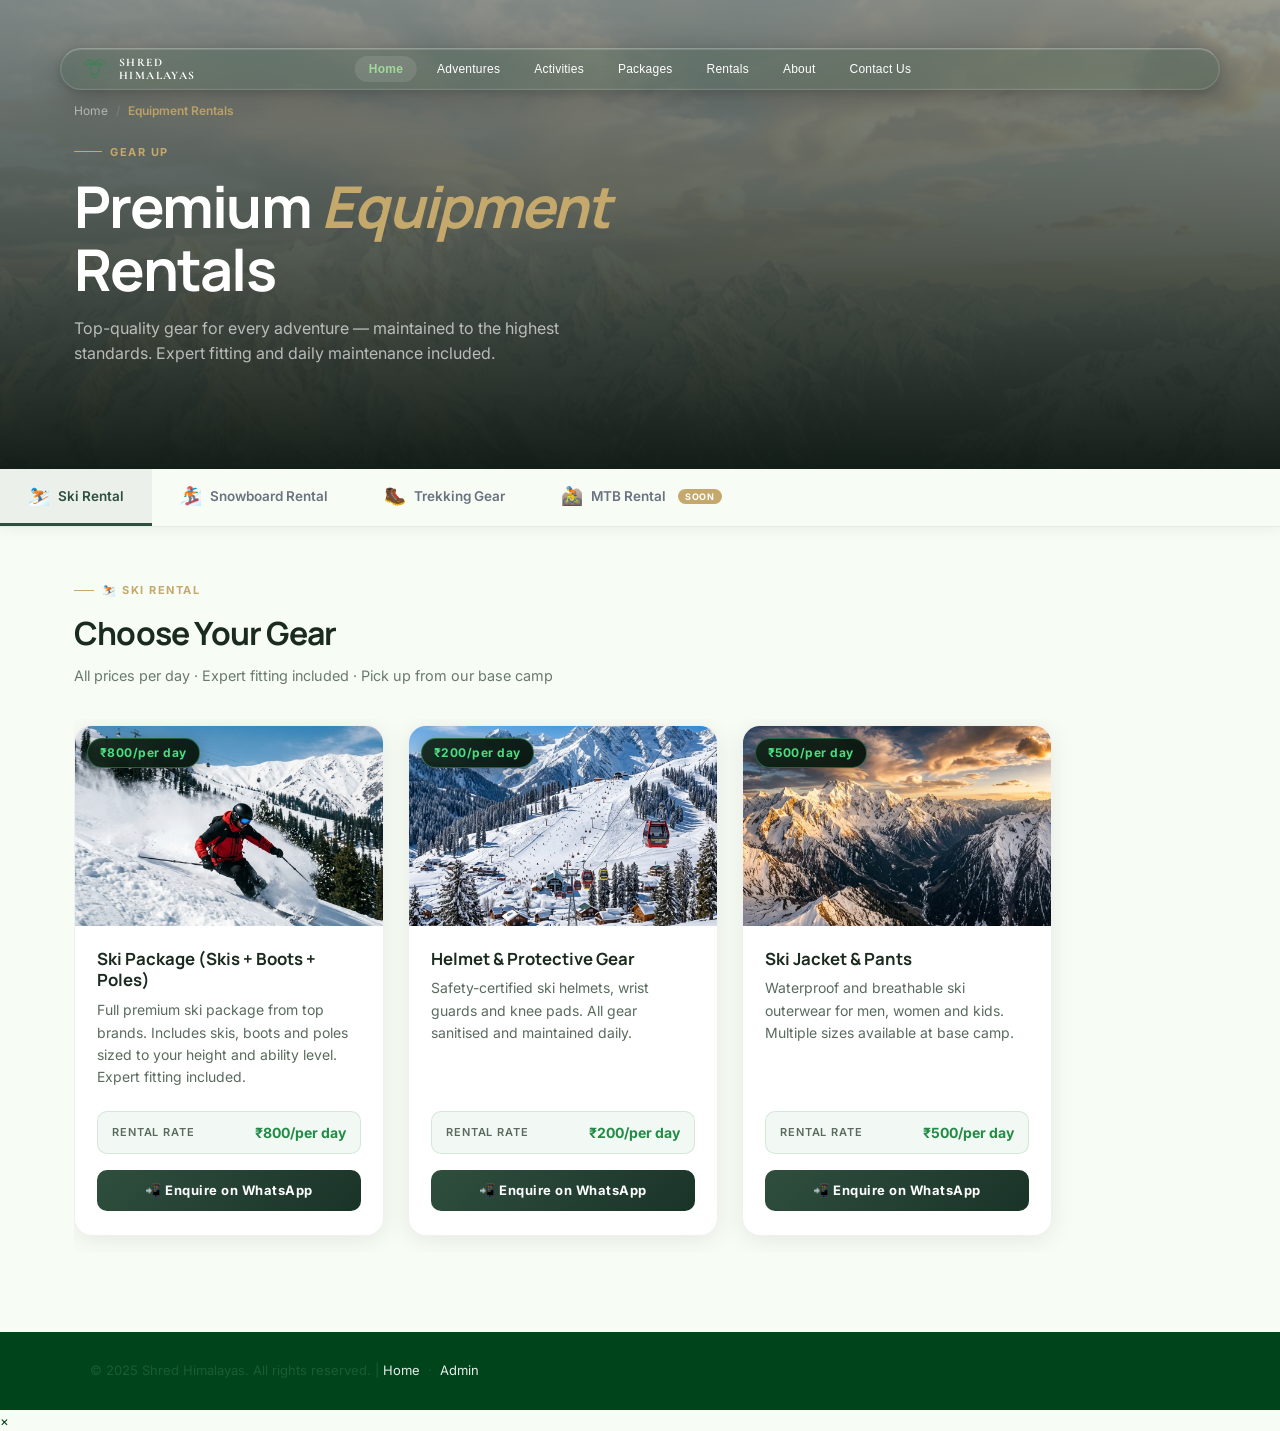
<file: rental.html>
<!DOCTYPE html>
<html lang="en">

<head>
  <meta charset="UTF-8">
  <meta name="viewport" content="width=device-width, initial-scale=1.0, viewport-fit=cover">
  <title>Equipment Rentals — Shred Himalayas</title>
  <meta name="description" content="Rent premium ski gear, snowboards, trekking equipment and mountain bikes from our fully-stocked base camp. Expert fitting, daily maintenance included.">
  <meta name="keywords" content="ski rental, snowboard rental, trekking gear rental, Kashmir, Gulmarg, Himalayan equipment">

  <!-- Fonts -->
  <link rel="preconnect" href="https://fonts.googleapis.com">
  <link rel="preconnect" href="https://fonts.gstatic.com" crossorigin>
  <link href="https://fonts.googleapis.com/css2?family=Cormorant+Garamond:wght@600&family=Inter:wght@400;500;600&family=Manrope:wght@700;800&display=swap" rel="stylesheet">

  <!-- Stylesheets -->
  <link rel="stylesheet" href="css/fonts.css">
  <link rel="stylesheet" href="css/variables.css?v=5">
  <link rel="stylesheet" href="css/base.css?v=5">
  <link rel="stylesheet" href="css/navbar.css?v=4">
  <link rel="stylesheet" href="css/footer.css?v=2">
  <link rel="stylesheet" href="css/rentals.css?v=16">
  <link rel="stylesheet" href="css/theme.css?v=3">
  <link rel="stylesheet" href="css/ios-compat.css">

  <!-- Favicon -->
  <link rel="icon" href="data:image/svg+xml,<svg xmlns='http://www.w3.org/2000/svg' viewBox='0 0 24 24' fill='none' stroke='%232F4F3E' stroke-width='2' stroke-linecap='round' stroke-linejoin='round'><path d='m8 3 4 8 5-5 5 15H2L8 3z'/></svg>">

  <style>
    /* Page-scoped overrides */
    body { background: #f7f4ef; }

    .container { max-width: 1180px; margin: 0 auto; padding: 0 24px; }

    /* Minimal footer on this page */
    .rental-footer {
      background: #0d1f14;
      color: rgba(255,255,255,0.5);
      text-align: center;
      padding: 28px 24px;
      font-size: 13px;
    }
    .rental-footer a { color: #c4a86c; text-decoration: none; }
    .rental-footer a:hover { text-decoration: underline; }

    /* Back link */
    .rental-back {
      display: inline-flex;
      align-items: center;
      gap: 6px;
      font-size: 12.5px;
      font-weight: 600;
      color: rgba(255,255,255,0.65);
      text-decoration: none;
      margin-bottom: 20px;
      letter-spacing: 0.04em;
      transition: color 0.18s;
    }
    .rental-back:hover { color: #c4a86c; }
    .rental-back svg { width: 14px; height: 14px; }

    /* Breadcrumb strip */
    .rental-breadcrumb {
      background: rgba(255,255,255,0.06);
      border-bottom: 1px solid rgba(255,255,255,0.06);
    }
    .rental-breadcrumb__inner {
      max-width: 1180px;
      margin: 0 auto;
      padding: 10px 24px;
      display: flex;
      align-items: center;
      gap: 8px;
      font-size: 12px;
      color: rgba(255,255,255,0.45);
    }
    .rental-breadcrumb__inner a {
      color: rgba(255,255,255,0.55);
      text-decoration: none;
      transition: color 0.15s;
    }
    .rental-breadcrumb__inner a:hover { color: #c4a86c; }
    .rental-breadcrumb__sep { opacity: 0.35; }
  </style>
</head>

<body>

  <!-- ===== NAVBAR ===== -->
  <nav class="navbar" id="navbar">
    <div class="navbar__inner">
      <a href="index.html" class="navbar__logo">
        <div class="navbar__logo-icon">
          <svg viewBox="0 0 100 100" class="navbar__yak-logo" width="34" height="34" fill="none" stroke="currentColor"
            stroke-width="2.5" stroke-linecap="round" stroke-linejoin="round">
            <path d="M15 35 C15 20, 30 10, 50 25 C70 10, 85 20, 85 35" />
            <path d="M22 38 C25 28, 38 24, 50 32 C62 24, 75 28, 78 38" />
            <path d="M32 36 L40 70 C42 75, 45 80, 50 80 C55 80, 58 75, 60 70 L68 36 Z" />
            <path d="M44 68 C46 70, 54 70, 56 68" />
          </svg>
        </div>
        <div class="navbar__logo-text">
          <span>Shred</span>
          <span>Himalayas</span>
        </div>
      </a>

      <div class="navbar__links" id="navLinks">
        <a href="index.html" class="navbar__link">Home</a>
        <a href="adventures.html" class="navbar__link">Adventures</a>
        <a href="activities.html" class="navbar__link">Activities</a>
        <a href="packages.html" class="navbar__link">Packages</a>
        <a href="rental.html" class="navbar__link active">Rentals</a>
        <a href="index.html#about" class="navbar__link">About</a>
        <a href="index.html#contact" class="navbar__link">Contact Us</a>
      </div>

      <button class="navbar__toggle" id="navToggle" aria-label="Toggle menu" aria-expanded="false" aria-controls="navSheet">
        <span></span><span></span><span></span>
      </button>
    </div>
  </nav>

  <!-- ===== MOBILE NAV BOTTOM-SHEET ===== -->
  <div class="nav-sheet-backdrop" id="navSheetBackdrop"></div>
  <div class="nav-sheet" id="navSheet" role="dialog" aria-modal="true" aria-label="Navigation">
    <div class="nav-sheet__pill"></div>
    <div class="nav-sheet__header">
      <span class="nav-sheet__label">Navigation</span>
    </div>
    <div class="nav-sheet__divider"></div>
    <div class="nav-sheet__grid">
      <a href="index.html" class="nav-sheet__item">Home
        <svg class="nav-sheet__arrow" viewBox="0 0 24 24" fill="none" stroke="currentColor" stroke-width="2.5" stroke-linecap="round" stroke-linejoin="round"><line x1="5" y1="12" x2="19" y2="12" /><polyline points="12 5 19 12 12 19" /></svg>
      </a>
      <a href="adventures.html" class="nav-sheet__item">Adventures
        <svg class="nav-sheet__arrow" viewBox="0 0 24 24" fill="none" stroke="currentColor" stroke-width="2.5" stroke-linecap="round" stroke-linejoin="round"><line x1="5" y1="12" x2="19" y2="12" /><polyline points="12 5 19 12 12 19" /></svg>
      </a>
      <a href="activities.html" class="nav-sheet__item">Activities
        <svg class="nav-sheet__arrow" viewBox="0 0 24 24" fill="none" stroke="currentColor" stroke-width="2.5" stroke-linecap="round" stroke-linejoin="round"><line x1="5" y1="12" x2="19" y2="12" /><polyline points="12 5 19 12 12 19" /></svg>
      </a>
      <a href="packages.html" class="nav-sheet__item">Packages
        <svg class="nav-sheet__arrow" viewBox="0 0 24 24" fill="none" stroke="currentColor" stroke-width="2.5" stroke-linecap="round" stroke-linejoin="round"><line x1="5" y1="12" x2="19" y2="12" /><polyline points="12 5 19 12 12 19" /></svg>
      </a>
      <a href="rental.html" class="nav-sheet__item active">Rentals
        <svg class="nav-sheet__arrow" viewBox="0 0 24 24" fill="none" stroke="currentColor" stroke-width="2.5" stroke-linecap="round" stroke-linejoin="round"><line x1="5" y1="12" x2="19" y2="12" /><polyline points="12 5 19 12 12 19" /></svg>
      </a>
      <a href="index.html#about" class="nav-sheet__item">About
        <svg class="nav-sheet__arrow" viewBox="0 0 24 24" fill="none" stroke="currentColor" stroke-width="2.5" stroke-linecap="round" stroke-linejoin="round"><line x1="5" y1="12" x2="19" y2="12" /><polyline points="12 5 19 12 12 19" /></svg>
      </a>
      <a href="index.html#contact" class="nav-sheet__item">Contact
        <svg class="nav-sheet__arrow" viewBox="0 0 24 24" fill="none" stroke="currentColor" stroke-width="2.5" stroke-linecap="round" stroke-linejoin="round"><line x1="5" y1="12" x2="19" y2="12" /><polyline points="12 5 19 12 12 19" /></svg>
      </a>
    </div>

  </div>

  <!-- ===== HERO ===== -->
  <section class="rental-page-hero">
    <div class="rental-page-hero__bg"></div>
    <div class="rental-page-hero__overlay"></div>
    <div class="container rental-page-hero__content">
      <div class="rental-breadcrumb" style="background:transparent;border:none;padding:0;margin-bottom:16px;">
        <div style="display:flex;align-items:center;gap:8px;font-size:12px;color:rgba(255,255,255,0.45);">
          <a href="index.html" style="color:rgba(255,255,255,0.55);text-decoration:none;">Home</a>
          <span style="opacity:.35">/</span>
          <span style="color:#c4a86c;font-weight:600;">Equipment Rentals</span>
        </div>
      </div>
      <p class="rental-page-hero__label">Gear Up</p>
      <h1 class="rental-page-hero__title">Premium <em>Equipment</em><br>Rentals</h1>
      <p class="rental-page-hero__subtitle">Top-quality gear for every adventure — maintained to the highest standards. Expert fitting and daily maintenance included.</p>
    </div>
  </section>

  <!-- ===== TAB BAR ===== -->
  <div class="rental-tab-section" id="rentalTabSection">
    <div class="container" style="padding-left:0;padding-right:0;max-width:100%;">
      <div class="rental-tab-bar" id="rentalTabs" role="tablist" aria-label="Equipment categories"></div>
    </div>
  </div>

  <!-- ===== PANELS ===== -->
  <div class="rental-panels-wrap">
    <div class="container">
      <div id="rentalPanels"></div>
    </div>
  </div>

  <!-- ===== FOOTER ===== -->
  <footer class="rental-footer">
    <p>© 2025 Shred Himalayas. All rights reserved. | <a href="index.html">Home</a> &nbsp;·&nbsp; <a href="admin.html">Admin</a></p>
  </footer>

  <!-- ===== SCRIPTS ===== -->
  <script src="js/site-data.js?v=4"></script>
  <script src="js/policy-modal.js"></script>
  <script src="js/navbar.js?v=3"></script>
  <script>
    document.addEventListener('DOMContentLoaded', function () {
      SHData.renderRentalPage('rentalTabs', 'rentalPanels');
      SHData.updateWhatsApp();
      SHData.renderFooter();
    });
  </script>

</body>
</html>
</file>
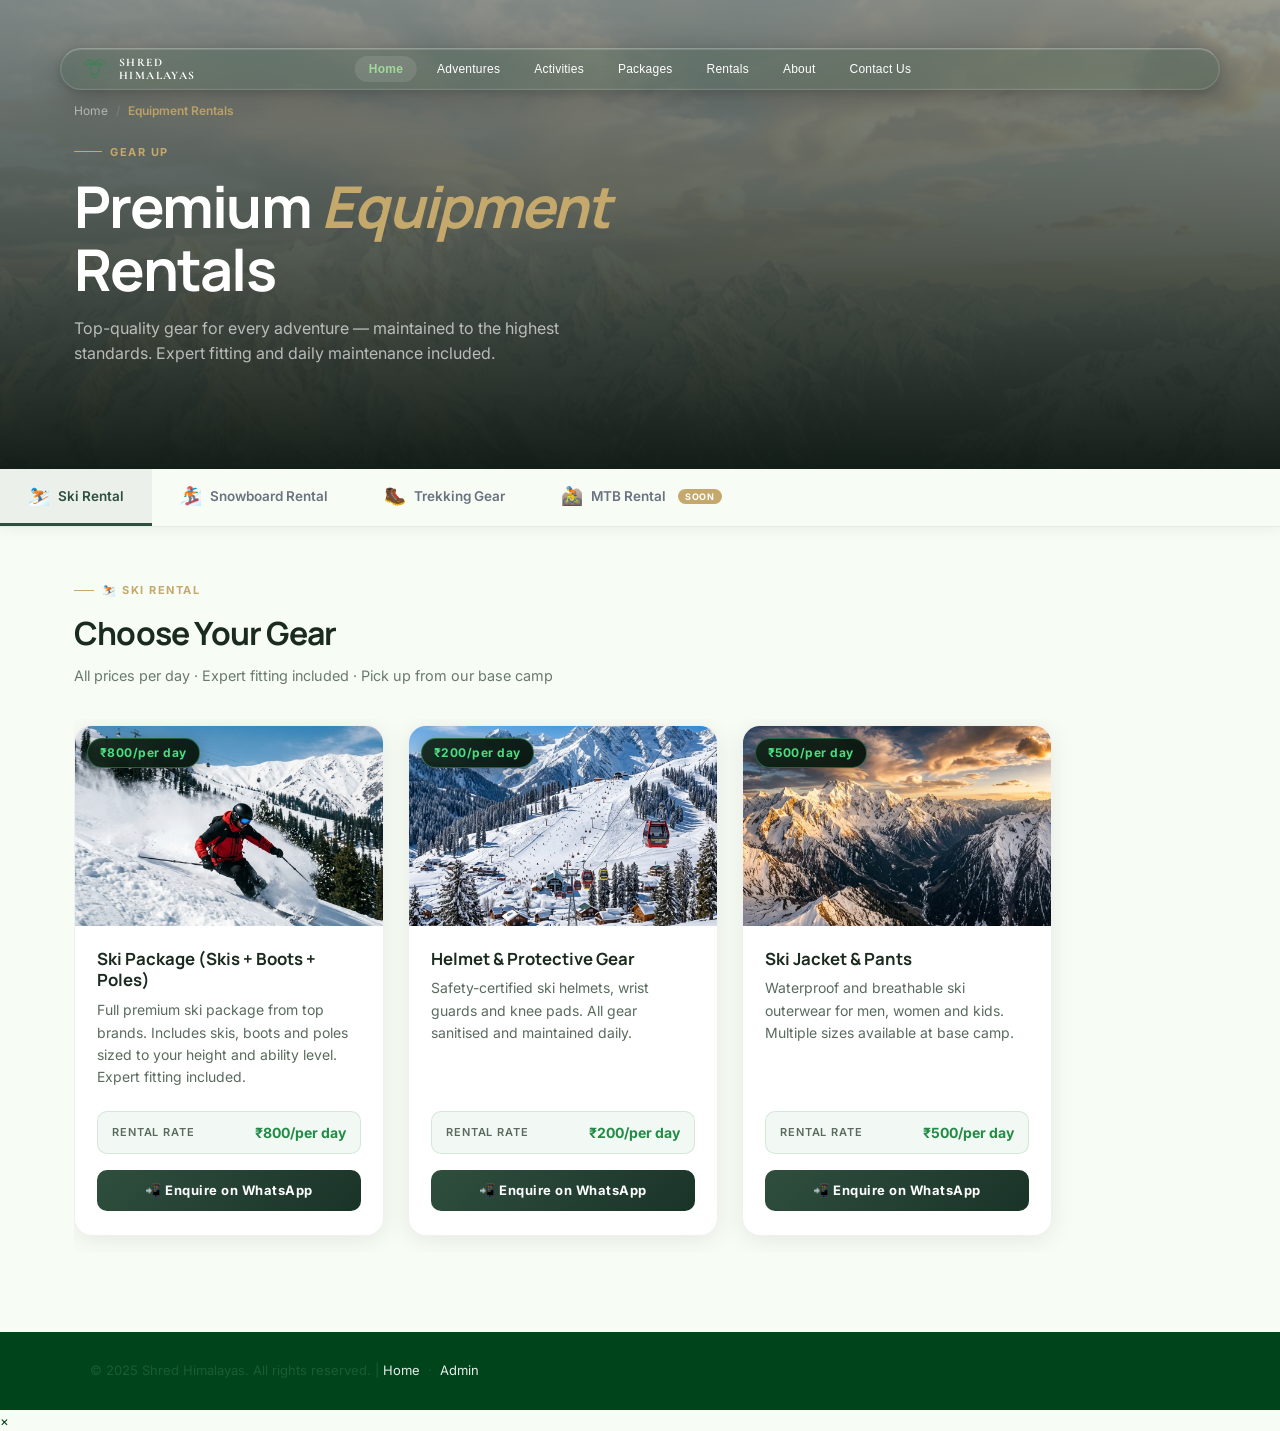
<file: rentals.html>
<!DOCTYPE html>
<html lang="en">

<head>
  <meta charset="UTF-8">
  <meta name="viewport" content="width=device-width, initial-scale=1.0, viewport-fit=cover">
  <title>Equipment Rentals — Shred Himalayas</title>
  <meta name="description" content="Rent premium ski gear, snowboards, trekking equipment and mountain bikes from our fully-stocked base camp. Expert fitting, daily maintenance included.">
  <meta name="keywords" content="ski rental, snowboard rental, trekking gear rental, Kashmir, Gulmarg, Himalayan equipment">

  <!-- Fonts -->
  <link rel="preconnect" href="https://fonts.googleapis.com">
  <link rel="preconnect" href="https://fonts.gstatic.com" crossorigin>
  <link href="https://fonts.googleapis.com/css2?family=Cormorant+Garamond:wght@600&family=Inter:wght@400;500;600&family=Manrope:wght@700;800&display=swap" rel="stylesheet">

  <!-- Stylesheets -->
  <link rel="stylesheet" href="css/fonts.css">
  <link rel="stylesheet" href="css/variables.css?v=5">
  <link rel="stylesheet" href="css/base.css?v=5">
  <link rel="stylesheet" href="css/navbar.css?v=4">
  <link rel="stylesheet" href="css/footer.css?v=2">
  <link rel="stylesheet" href="css/rentals.css?v=16">
  <link rel="stylesheet" href="css/theme.css?v=3">
  <link rel="stylesheet" href="css/ios-compat.css">

  <!-- Favicon -->
  <link rel="icon" href="data:image/svg+xml,<svg xmlns='http://www.w3.org/2000/svg' viewBox='0 0 24 24' fill='none' stroke='%232F4F3E' stroke-width='2' stroke-linecap='round' stroke-linejoin='round'><path d='m8 3 4 8 5-5 5 15H2L8 3z'/></svg>">

  <style>
    /* Page-scoped overrides */
    body { background: #f7f4ef; }

    .container { max-width: 1180px; margin: 0 auto; padding: 0 24px; }

    /* Minimal footer on this page */
    .rental-footer {
      background: #0d1f14;
      color: rgba(255,255,255,0.5);
      text-align: center;
      padding: 28px 24px;
      font-size: 13px;
    }
    .rental-footer a { color: #c4a86c; text-decoration: none; }
    .rental-footer a:hover { text-decoration: underline; }

    /* Back link */
    .rental-back {
      display: inline-flex;
      align-items: center;
      gap: 6px;
      font-size: 12.5px;
      font-weight: 600;
      color: rgba(255,255,255,0.65);
      text-decoration: none;
      margin-bottom: 20px;
      letter-spacing: 0.04em;
      transition: color 0.18s;
    }
    .rental-back:hover { color: #c4a86c; }
    .rental-back svg { width: 14px; height: 14px; }

    /* Breadcrumb strip */
    .rental-breadcrumb {
      background: rgba(255,255,255,0.06);
      border-bottom: 1px solid rgba(255,255,255,0.06);
    }
    .rental-breadcrumb__inner {
      max-width: 1180px;
      margin: 0 auto;
      padding: 10px 24px;
      display: flex;
      align-items: center;
      gap: 8px;
      font-size: 12px;
      color: rgba(255,255,255,0.45);
    }
    .rental-breadcrumb__inner a {
      color: rgba(255,255,255,0.55);
      text-decoration: none;
      transition: color 0.15s;
    }
    .rental-breadcrumb__inner a:hover { color: #c4a86c; }
    .rental-breadcrumb__sep { opacity: 0.35; }
  </style>
</head>

<body>

  <!-- ===== NAVBAR ===== -->
  <nav class="navbar" id="navbar">
    <div class="navbar__inner">
      <a href="index.html" class="navbar__logo">
        <div class="navbar__logo-icon">
          <svg viewBox="0 0 100 100" class="navbar__yak-logo" width="34" height="34" fill="none" stroke="currentColor"
            stroke-width="2.5" stroke-linecap="round" stroke-linejoin="round">
            <path d="M15 35 C15 20, 30 10, 50 25 C70 10, 85 20, 85 35" />
            <path d="M22 38 C25 28, 38 24, 50 32 C62 24, 75 28, 78 38" />
            <path d="M32 36 L40 70 C42 75, 45 80, 50 80 C55 80, 58 75, 60 70 L68 36 Z" />
            <path d="M44 68 C46 70, 54 70, 56 68" />
          </svg>
        </div>
        <div class="navbar__logo-text">
          <span>Shred</span>
          <span>Himalayas</span>
        </div>
      </a>

      <div class="navbar__links" id="navLinks">
        <a href="index.html" class="navbar__link">Home</a>
        <a href="adventures.html" class="navbar__link">Adventures</a>
        <a href="activities.html" class="navbar__link">Activities</a>
        <a href="packages.html" class="navbar__link">Packages</a>
        <a href="rental.html" class="navbar__link active">Rentals</a>
        <a href="index.html#about" class="navbar__link">About</a>
        <a href="index.html#contact" class="navbar__link">Contact Us</a>
      </div>

      <button class="navbar__toggle" id="navToggle" aria-label="Toggle menu" aria-expanded="false" aria-controls="navSheet">
        <span></span><span></span><span></span>
      </button>
    </div>
  </nav>

  <!-- ===== MOBILE NAV BOTTOM-SHEET ===== -->
  <div class="nav-sheet-backdrop" id="navSheetBackdrop"></div>
  <div class="nav-sheet" id="navSheet" role="dialog" aria-modal="true" aria-label="Navigation">
    <div class="nav-sheet__pill"></div>
    <div class="nav-sheet__header">
      <span class="nav-sheet__label">Navigation</span>
    </div>
    <div class="nav-sheet__divider"></div>
    <div class="nav-sheet__grid">
      <a href="index.html" class="nav-sheet__item">Home
        <svg class="nav-sheet__arrow" viewBox="0 0 24 24" fill="none" stroke="currentColor" stroke-width="2.5" stroke-linecap="round" stroke-linejoin="round"><line x1="5" y1="12" x2="19" y2="12" /><polyline points="12 5 19 12 12 19" /></svg>
      </a>
      <a href="adventures.html" class="nav-sheet__item">Adventures
        <svg class="nav-sheet__arrow" viewBox="0 0 24 24" fill="none" stroke="currentColor" stroke-width="2.5" stroke-linecap="round" stroke-linejoin="round"><line x1="5" y1="12" x2="19" y2="12" /><polyline points="12 5 19 12 12 19" /></svg>
      </a>
      <a href="activities.html" class="nav-sheet__item">Activities
        <svg class="nav-sheet__arrow" viewBox="0 0 24 24" fill="none" stroke="currentColor" stroke-width="2.5" stroke-linecap="round" stroke-linejoin="round"><line x1="5" y1="12" x2="19" y2="12" /><polyline points="12 5 19 12 12 19" /></svg>
      </a>
      <a href="packages.html" class="nav-sheet__item">Packages
        <svg class="nav-sheet__arrow" viewBox="0 0 24 24" fill="none" stroke="currentColor" stroke-width="2.5" stroke-linecap="round" stroke-linejoin="round"><line x1="5" y1="12" x2="19" y2="12" /><polyline points="12 5 19 12 12 19" /></svg>
      </a>
      <a href="rental.html" class="nav-sheet__item active">Rentals
        <svg class="nav-sheet__arrow" viewBox="0 0 24 24" fill="none" stroke="currentColor" stroke-width="2.5" stroke-linecap="round" stroke-linejoin="round"><line x1="5" y1="12" x2="19" y2="12" /><polyline points="12 5 19 12 12 19" /></svg>
      </a>
      <a href="index.html#about" class="nav-sheet__item">About
        <svg class="nav-sheet__arrow" viewBox="0 0 24 24" fill="none" stroke="currentColor" stroke-width="2.5" stroke-linecap="round" stroke-linejoin="round"><line x1="5" y1="12" x2="19" y2="12" /><polyline points="12 5 19 12 12 19" /></svg>
      </a>
      <a href="index.html#contact" class="nav-sheet__item">Contact
        <svg class="nav-sheet__arrow" viewBox="0 0 24 24" fill="none" stroke="currentColor" stroke-width="2.5" stroke-linecap="round" stroke-linejoin="round"><line x1="5" y1="12" x2="19" y2="12" /><polyline points="12 5 19 12 12 19" /></svg>
      </a>
    </div>
  </div>

  <!-- ===== HERO ===== -->
  <section class="rental-page-hero">
    <div class="rental-page-hero__bg"></div>
    <div class="rental-page-hero__overlay"></div>
    <div class="container rental-page-hero__content">
      <div class="rental-breadcrumb" style="background:transparent;border:none;padding:0;margin-bottom:16px;">
        <div style="display:flex;align-items:center;gap:8px;font-size:12px;color:rgba(255,255,255,0.45);">
          <a href="index.html" style="color:rgba(255,255,255,0.55);text-decoration:none;">Home</a>
          <span style="opacity:.35">/</span>
          <span style="color:#c4a86c;font-weight:600;">Equipment Rentals</span>
        </div>
      </div>
      <p class="rental-page-hero__label">Gear Up</p>
      <h1 class="rental-page-hero__title">Premium <em>Equipment</em><br>Rentals</h1>
      <p class="rental-page-hero__subtitle">Top-quality gear for every adventure — maintained to the highest standards. Expert fitting and daily maintenance included.</p>
    </div>
  </section>

  <!-- ===== TAB BAR ===== -->
  <div class="rental-tab-section" id="rentalTabSection">
    <div class="container" style="padding-left:0;padding-right:0;max-width:100%;">
      <div class="rental-tab-bar" id="rentalTabs" role="tablist" aria-label="Equipment categories"></div>
    </div>
  </div>

  <!-- ===== PANELS ===== -->
  <div class="rental-panels-wrap">
    <div class="container">
      <div id="rentalPanels"></div>
    </div>
  </div>

  <!-- ===== FOOTER ===== -->
  <footer class="rental-footer">
    <p>© 2025 Shred Himalayas. All rights reserved. | <a href="index.html">Home</a> &nbsp;·&nbsp; <a href="admin.html">Admin</a></p>
  </footer>

  <!-- ===== SCRIPTS ===== -->
  <script src="js/site-data.js?v=4"></script>
  <script src="js/policy-modal.js"></script>
  <script src="js/navbar.js?v=3"></script>
  <script>
    document.addEventListener('DOMContentLoaded', function () {
      SHData.renderRentalPage('rentalTabs', 'rentalPanels');
      SHData.updateWhatsApp();
      SHData.renderFooter();
    });
  </script>

</body>
</html>
</file>
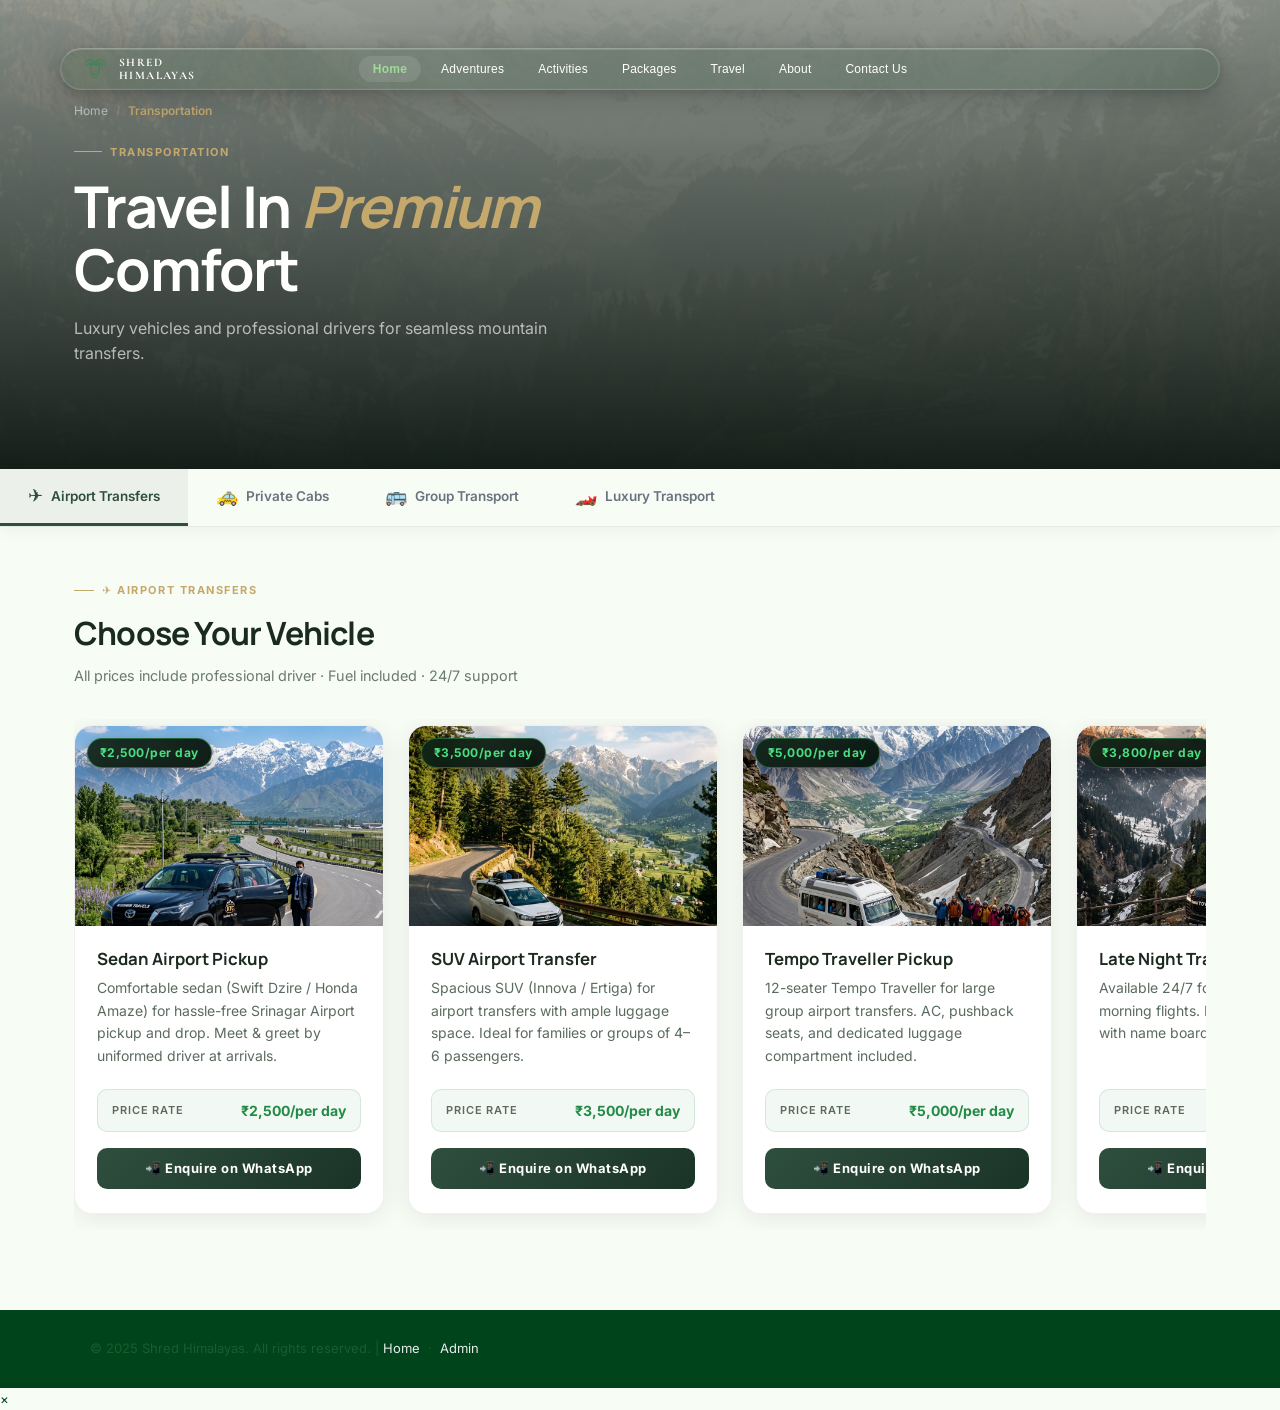
<file: travel.html>
<!DOCTYPE html>
<html lang="en">

<head>
  <meta charset="UTF-8">
  <meta name="viewport" content="width=device-width, initial-scale=1.0, viewport-fit=cover">
  <title>Premium Transportation — Shred Himalayas</title>
  <meta name="description"
    content="Luxury vehicles and professional drivers for seamless mountain transfers. Srinagar Airport pickup, drop, private cabs, group transport, and luxury SUVs.">
  <meta name="keywords"
    content="airport transfers Srinagar, private cab Gulmarg, group transport Kashmir, luxury SUVs Srinagar">

  <!-- Fonts -->
  <link rel="preconnect" href="https://fonts.googleapis.com">
  <link rel="preconnect" href="https://fonts.gstatic.com" crossorigin>
  <link
    href="https://fonts.googleapis.com/css2?family=Cormorant+Garamond:wght@600&family=Inter:wght@400;500;600&family=Manrope:wght@700;800&display=swap"
    rel="stylesheet">

  <!-- Stylesheets -->
  <link rel="stylesheet" href="css/fonts.css">
  <link rel="stylesheet" href="css/variables.css?v=5">
  <link rel="stylesheet" href="css/base.css?v=5">
  <link rel="stylesheet" href="css/navbar.css?v=4">
  <link rel="stylesheet" href="css/footer.css?v=2">
  <link rel="stylesheet" href="css/rentals.css?v=16">
  <link rel="stylesheet" href="css/transport.css?v=15">
  <link rel="stylesheet" href="css/theme.css?v=3">
  <link rel="stylesheet" href="css/ios-compat.css">

  <!-- Favicon -->
  <link rel="icon"
    href="data:image/svg+xml,<svg xmlns='http://www.w3.org/2000/svg' viewBox='0 0 24 24' fill='none' stroke='%232F4F3E' stroke-width='2' stroke-linecap='round' stroke-linejoin='round'><path d='m8 3 4 8 5-5 5 15H2L8 3z'/></svg>">

  <style>
    /* Page-scoped overrides */
    body {
      background: #f7f4ef;
    }

    .container {
      max-width: 1180px;
      margin: 0 auto;
      padding: 0 24px;
    }

    /* Override hero background for Travel */
    .rental-page-hero__bg {
      background-image: url('assets/images/luxury-transport.png');
      opacity: 0.15;
    }

    /* Minimal footer on this page */
    .rental-footer {
      background: #0d1f14;
      color: rgba(255, 255, 255, 0.5);
      text-align: center;
      padding: 28px 24px;
      font-size: 13px;
    }

    .rental-footer a {
      color: #c4a86c;
      text-decoration: none;
    }

    .rental-footer a:hover {
      text-decoration: underline;
    }

    /* Horizontal scrollable cards for Travel */
    .rental-eq-grid {
      display: flex !important;
      flex-wrap: nowrap !important;
      overflow-x: auto !important;
      overflow-y: hidden !important;
      gap: 24px !important;
      padding-bottom: 16px !important;
      padding-top: 6px !important;
      scroll-snap-type: x mandatory;
      -webkit-overflow-scrolling: touch;
      scrollbar-width: thin;
      scrollbar-color: #c4a86c rgba(0, 0, 0, 0.05);
    }

    .rental-eq-grid::-webkit-scrollbar {
      height: 6px;
    }

    .rental-eq-grid::-webkit-scrollbar-track {
      background: rgba(0, 0, 0, 0.05);
      border-radius: 10px;
    }

    .rental-eq-grid::-webkit-scrollbar-thumb {
      background: #c4a86c;
      border-radius: 10px;
    }

    .rental-eq-card {
      flex: 0 0 310px !important;
      width: 310px !important;
      max-width: 310px !important;
      scroll-snap-align: start;
    }
  </style>
</head>

<body>

  <!-- ===== NAVBAR ===== -->
  <nav class="navbar" id="navbar">
    <div class="navbar__inner">
      <a href="index.html" class="navbar__logo">
        <div class="navbar__logo-icon">
          <svg viewBox="0 0 100 100" class="navbar__yak-logo" width="34" height="34" fill="none" stroke="currentColor"
            stroke-width="2.5" stroke-linecap="round" stroke-linejoin="round">
            <path d="M15 35 C15 20, 30 10, 50 25 C70 10, 85 20, 85 35" />
            <path d="M22 38 C25 28, 38 24, 50 32 C62 24, 75 28, 78 38" />
            <path d="M32 36 L40 70 C42 75, 45 80, 50 80 C55 80, 58 75, 60 70 L68 36 Z" />
            <path d="M44 68 C46 70, 54 70, 56 68" />
          </svg>
        </div>
        <div class="navbar__logo-text">
          <span>Shred</span>
          <span>Himalayas</span>
        </div>
      </a>

      <div class="navbar__links" id="navLinks">
        <a href="index.html" class="navbar__link">Home</a>
        <a href="adventures.html" class="navbar__link">Adventures</a>
        <a href="activities.html" class="navbar__link">Activities</a>
        <a href="packages.html" class="navbar__link">Packages</a>
        <a href="travel.html" class="navbar__link active">Travel</a>
        <a href="index.html#about" class="navbar__link">About</a>
        <a href="index.html#contact" class="navbar__link">Contact Us</a>
      </div>

      <button class="navbar__toggle" id="navToggle" aria-label="Toggle menu" aria-expanded="false"
        aria-controls="navSheet">
        <span></span><span></span><span></span>
      </button>
    </div>
  </nav>

  <!-- ===== MOBILE NAV BOTTOM-SHEET ===== -->
  <div class="nav-sheet-backdrop" id="navSheetBackdrop"></div>
  <div class="nav-sheet" id="navSheet" role="dialog" aria-modal="true" aria-label="Navigation">
    <div class="nav-sheet__pill"></div>
    <div class="nav-sheet__header">
      <span class="nav-sheet__label">Navigation</span>
    </div>
    <div class="nav-sheet__divider"></div>
    <div class="nav-sheet__grid">
      <a href="index.html" class="nav-sheet__item">Home
        <svg class="nav-sheet__arrow" viewBox="0 0 24 24" fill="none" stroke="currentColor" stroke-width="2.5"
          stroke-linecap="round" stroke-linejoin="round">
          <line x1="5" y1="12" x2="19" y2="12" />
          <polyline points="12 5 19 12 12 19" />
        </svg>
      </a>
      <a href="adventures.html" class="nav-sheet__item">Adventures
        <svg class="nav-sheet__arrow" viewBox="0 0 24 24" fill="none" stroke="currentColor" stroke-width="2.5"
          stroke-linecap="round" stroke-linejoin="round">
          <line x1="5" y1="12" x2="19" y2="12" />
          <polyline points="12 5 19 12 12 19" />
        </svg>
      </a>
      <a href="activities.html" class="nav-sheet__item">Activities
        <svg class="nav-sheet__arrow" viewBox="0 0 24 24" fill="none" stroke="currentColor" stroke-width="2.5"
          stroke-linecap="round" stroke-linejoin="round">
          <line x1="5" y1="12" x2="19" y2="12" />
          <polyline points="12 5 19 12 12 19" />
        </svg>
      </a>
      <a href="packages.html" class="nav-sheet__item">Packages
        <svg class="nav-sheet__arrow" viewBox="0 0 24 24" fill="none" stroke="currentColor" stroke-width="2.5"
          stroke-linecap="round" stroke-linejoin="round">
          <line x1="5" y1="12" x2="19" y2="12" />
          <polyline points="12 5 19 12 12 19" />
        </svg>
      </a>
      <a href="travel.html" class="nav-sheet__item active">Travel
        <svg class="nav-sheet__arrow" viewBox="0 0 24 24" fill="none" stroke="currentColor" stroke-width="2.5"
          stroke-linecap="round" stroke-linejoin="round">
          <line x1="5" y1="12" x2="19" y2="12" />
          <polyline points="12 5 19 12 12 19" />
        </svg>
      </a>
      <a href="index.html#about" class="nav-sheet__item">About
        <svg class="nav-sheet__arrow" viewBox="0 0 24 24" fill="none" stroke="currentColor" stroke-width="2.5"
          stroke-linecap="round" stroke-linejoin="round">
          <line x1="5" y1="12" x2="19" y2="12" />
          <polyline points="12 5 19 12 12 19" />
        </svg>
      </a>
      <a href="index.html#contact" class="nav-sheet__item">Contact
        <svg class="nav-sheet__arrow" viewBox="0 0 24 24" fill="none" stroke="currentColor" stroke-width="2.5"
          stroke-linecap="round" stroke-linejoin="round">
          <line x1="5" y1="12" x2="19" y2="12" />
          <polyline points="12 5 19 12 12 19" />
        </svg>
      </a>
    </div>

  </div>

  <!-- ===== HERO ===== -->
  <section class="rental-page-hero">
    <div class="rental-page-hero__bg"></div>
    <div class="rental-page-hero__overlay"></div>
    <div class="container rental-page-hero__content">
      <div class="rental-breadcrumb" style="background:transparent;border:none;padding:0;margin-bottom:16px;">
        <div style="display:flex;align-items:center;gap:8px;font-size:12px;color:rgba(255,255,255,0.45);">
          <a href="index.html" style="color:rgba(255,255,255,0.55);text-decoration:none;">Home</a>
          <span style="opacity:.35">/</span>
          <span style="color:#c4a86c;font-weight:600;">Transportation</span>
        </div>
      </div>
      <p class="rental-page-hero__label">Transportation</p>
      <h1 class="rental-page-hero__title">Travel In <em>Premium</em><br>Comfort</h1>
      <p class="rental-page-hero__subtitle">Luxury vehicles and professional drivers for seamless mountain transfers.
      </p>
    </div>
  </section>

  <!-- ===== TAB BAR ===== -->
  <div class="rental-tab-section" id="transportTabSection">
    <div class="container" style="padding-left:0;padding-right:0;max-width:100%;">
      <div class="rental-tab-bar" id="transportTabs" role="tablist" aria-label="Transport categories"></div>
    </div>
  </div>

  <!-- ===== PANELS ===== -->
  <div class="rental-panels-wrap">
    <div class="container">
      <div id="transportPanels"></div>
    </div>
  </div>

  <!-- ===== FOOTER ===== -->
  <footer class="rental-footer">
    <p>© 2025 Shred Himalayas. All rights reserved. | <a href="index.html">Home</a> &nbsp;·&nbsp; <a
        href="admin.html">Admin</a></p>
  </footer>

  <!-- ===== SCRIPTS ===== -->
  <script src="js/site-data.js?v=4"></script>
  <script src="js/policy-modal.js"></script>
  <script src="js/navbar.js?v=3"></script>
  <script>
    document.addEventListener('DOMContentLoaded', function () {
      SHData.renderTransportPage('transportTabs', 'transportPanels');
      SHData.updateWhatsApp();
      SHData.renderFooter();
    });
  </script>

</body>

</html>
</file>
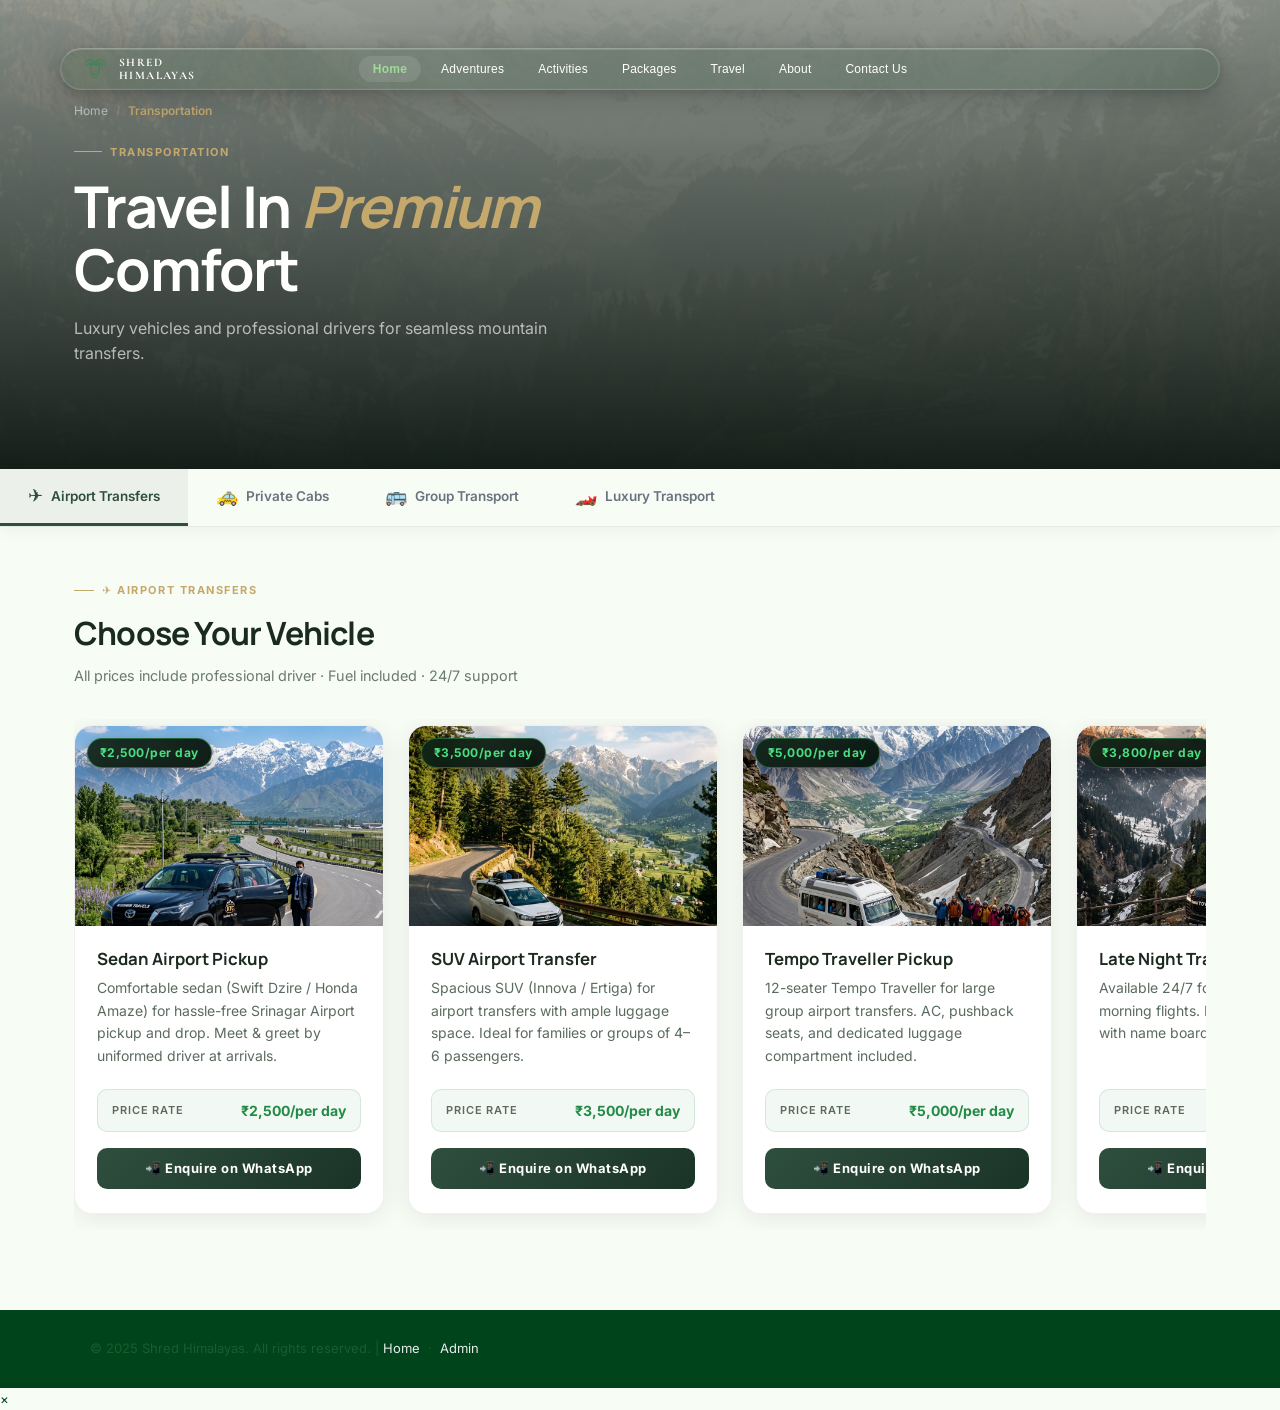
<file: travels.html>
<!DOCTYPE html>
<html lang="en">

<head>
  <meta charset="UTF-8">
  <meta name="viewport" content="width=device-width, initial-scale=1.0, viewport-fit=cover">
  <title>Premium Transportation — Shred Himalayas</title>
  <meta name="description"
    content="Luxury vehicles and professional drivers for seamless mountain transfers. Srinagar Airport pickup, drop, private cabs, group transport, and luxury SUVs.">
  <meta name="keywords"
    content="airport transfers Srinagar, private cab Gulmarg, group transport Kashmir, luxury SUVs Srinagar">

  <!-- Fonts -->
  <link rel="preconnect" href="https://fonts.googleapis.com">
  <link rel="preconnect" href="https://fonts.gstatic.com" crossorigin>
  <link
    href="https://fonts.googleapis.com/css2?family=Cormorant+Garamond:wght@600&family=Inter:wght@400;500;600&family=Manrope:wght@700;800&display=swap"
    rel="stylesheet">

  <!-- Stylesheets -->
  <link rel="stylesheet" href="css/fonts.css">
  <link rel="stylesheet" href="css/variables.css?v=5">
  <link rel="stylesheet" href="css/base.css?v=5">
  <link rel="stylesheet" href="css/navbar.css?v=4">
  <link rel="stylesheet" href="css/footer.css?v=2">
  <link rel="stylesheet" href="css/rentals.css?v=16">
  <link rel="stylesheet" href="css/transport.css?v=15">
  <link rel="stylesheet" href="css/theme.css?v=3">
  <link rel="stylesheet" href="css/ios-compat.css">

  <!-- Favicon -->
  <link rel="icon"
    href="data:image/svg+xml,<svg xmlns='http://www.w3.org/2000/svg' viewBox='0 0 24 24' fill='none' stroke='%232F4F3E' stroke-width='2' stroke-linecap='round' stroke-linejoin='round'><path d='m8 3 4 8 5-5 5 15H2L8 3z'/></svg>">

  <style>
    /* Page-scoped overrides */
    body {
      background: #f7f4ef;
    }

    .container {
      max-width: 1180px;
      margin: 0 auto;
      padding: 0 24px;
    }

    /* Override hero background for Travel */
    .rental-page-hero__bg {
      background-image: url('assets/images/luxury-transport.png');
      opacity: 0.15;
    }

    /* Minimal footer on this page */
    .rental-footer {
      background: #0d1f14;
      color: rgba(255, 255, 255, 0.5);
      text-align: center;
      padding: 28px 24px;
      font-size: 13px;
    }

    .rental-footer a {
      color: #c4a86c;
      text-decoration: none;
    }

    .rental-footer a:hover {
      text-decoration: underline;
    }

    /* Horizontal scrollable cards for Travel */
    .rental-eq-grid {
      display: flex !important;
      flex-wrap: nowrap !important;
      overflow-x: auto !important;
      overflow-y: hidden !important;
      gap: 24px !important;
      padding-bottom: 16px !important;
      padding-top: 6px !important;
      scroll-snap-type: x mandatory;
      -webkit-overflow-scrolling: touch;
      scrollbar-width: thin;
      scrollbar-color: #c4a86c rgba(0, 0, 0, 0.05);
    }

    .rental-eq-grid::-webkit-scrollbar {
      height: 6px;
    }

    .rental-eq-grid::-webkit-scrollbar-track {
      background: rgba(0, 0, 0, 0.05);
      border-radius: 10px;
    }

    .rental-eq-grid::-webkit-scrollbar-thumb {
      background: #c4a86c;
      border-radius: 10px;
    }

    .rental-eq-card {
      flex: 0 0 310px !important;
      width: 310px !important;
      max-width: 310px !important;
      scroll-snap-align: start;
    }
  </style>
</head>

<body>

  <!-- ===== NAVBAR ===== -->
  <nav class="navbar" id="navbar">
    <div class="navbar__inner">
      <a href="index.html" class="navbar__logo">
        <div class="navbar__logo-icon">
          <svg viewBox="0 0 100 100" class="navbar__yak-logo" width="34" height="34" fill="none" stroke="currentColor"
            stroke-width="2.5" stroke-linecap="round" stroke-linejoin="round">
            <path d="M15 35 C15 20, 30 10, 50 25 C70 10, 85 20, 85 35" />
            <path d="M22 38 C25 28, 38 24, 50 32 C62 24, 75 28, 78 38" />
            <path d="M32 36 L40 70 C42 75, 45 80, 50 80 C55 80, 58 75, 60 70 L68 36 Z" />
            <path d="M44 68 C46 70, 54 70, 56 68" />
          </svg>
        </div>
        <div class="navbar__logo-text">
          <span>Shred</span>
          <span>Himalayas</span>
        </div>
      </a>

      <div class="navbar__links" id="navLinks">
        <a href="index.html" class="navbar__link">Home</a>
        <a href="adventures.html" class="navbar__link">Adventures</a>
        <a href="activities.html" class="navbar__link">Activities</a>
        <a href="packages.html" class="navbar__link">Packages</a>
        <a href="travels.html" class="navbar__link active">Travel</a>
        <a href="index.html#about" class="navbar__link">About</a>
        <a href="index.html#contact" class="navbar__link">Contact Us</a>
      </div>

      <button class="navbar__toggle" id="navToggle" aria-label="Toggle menu" aria-expanded="false"
        aria-controls="navSheet">
        <span></span><span></span><span></span>
      </button>
    </div>
  </nav>

  <!-- ===== MOBILE NAV BOTTOM-SHEET ===== -->
  <div class="nav-sheet-backdrop" id="navSheetBackdrop"></div>
  <div class="nav-sheet" id="navSheet" role="dialog" aria-modal="true" aria-label="Navigation">
    <div class="nav-sheet__pill"></div>
    <div class="nav-sheet__header">
      <span class="nav-sheet__label">Navigation</span>
    </div>
    <div class="nav-sheet__divider"></div>
    <div class="nav-sheet__grid">
      <a href="index.html" class="nav-sheet__item">Home
        <svg class="nav-sheet__arrow" viewBox="0 0 24 24" fill="none" stroke="currentColor" stroke-width="2.5"
          stroke-linecap="round" stroke-linejoin="round">
          <line x1="5" y1="12" x2="19" y2="12" />
          <polyline points="12 5 19 12 12 19" />
        </svg>
      </a>
      <a href="adventures.html" class="nav-sheet__item">Adventures
        <svg class="nav-sheet__arrow" viewBox="0 0 24 24" fill="none" stroke="currentColor" stroke-width="2.5"
          stroke-linecap="round" stroke-linejoin="round">
          <line x1="5" y1="12" x2="19" y2="12" />
          <polyline points="12 5 19 12 12 19" />
        </svg>
      </a>
      <a href="activities.html" class="nav-sheet__item">Activities
        <svg class="nav-sheet__arrow" viewBox="0 0 24 24" fill="none" stroke="currentColor" stroke-width="2.5"
          stroke-linecap="round" stroke-linejoin="round">
          <line x1="5" y1="12" x2="19" y2="12" />
          <polyline points="12 5 19 12 12 19" />
        </svg>
      </a>
      <a href="packages.html" class="nav-sheet__item">Packages
        <svg class="nav-sheet__arrow" viewBox="0 0 24 24" fill="none" stroke="currentColor" stroke-width="2.5"
          stroke-linecap="round" stroke-linejoin="round">
          <line x1="5" y1="12" x2="19" y2="12" />
          <polyline points="12 5 19 12 12 19" />
        </svg>
      </a>
      <a href="travels.html" class="nav-sheet__item active">Travel
        <svg class="nav-sheet__arrow" viewBox="0 0 24 24" fill="none" stroke="currentColor" stroke-width="2.5"
          stroke-linecap="round" stroke-linejoin="round">
          <line x1="5" y1="12" x2="19" y2="12" />
          <polyline points="12 5 19 12 12 19" />
        </svg>
      </a>
      <a href="index.html#about" class="nav-sheet__item">About
        <svg class="nav-sheet__arrow" viewBox="0 0 24 24" fill="none" stroke="currentColor" stroke-width="2.5"
          stroke-linecap="round" stroke-linejoin="round">
          <line x1="5" y1="12" x2="19" y2="12" />
          <polyline points="12 5 19 12 12 19" />
        </svg>
      </a>
      <a href="index.html#contact" class="nav-sheet__item">Contact
        <svg class="nav-sheet__arrow" viewBox="0 0 24 24" fill="none" stroke="currentColor" stroke-width="2.5"
          stroke-linecap="round" stroke-linejoin="round">
          <line x1="5" y1="12" x2="19" y2="12" />
          <polyline points="12 5 19 12 12 19" />
        </svg>
      </a>
    </div>

  </div>

  <!-- ===== HERO ===== -->
  <section class="rental-page-hero">
    <div class="rental-page-hero__bg"></div>
    <div class="rental-page-hero__overlay"></div>
    <div class="container rental-page-hero__content">
      <div class="rental-breadcrumb" style="background:transparent;border:none;padding:0;margin-bottom:16px;">
        <div style="display:flex;align-items:center;gap:8px;font-size:12px;color:rgba(255,255,255,0.45);">
          <a href="index.html" style="color:rgba(255,255,255,0.55);text-decoration:none;">Home</a>
          <span style="opacity:.35">/</span>
          <span style="color:#c4a86c;font-weight:600;">Transportation</span>
        </div>
      </div>
      <p class="rental-page-hero__label">Transportation</p>
      <h1 class="rental-page-hero__title">Travel In <em>Premium</em><br>Comfort</h1>
      <p class="rental-page-hero__subtitle">Luxury vehicles and professional drivers for seamless mountain transfers.
      </p>
    </div>
  </section>

  <!-- ===== TAB BAR ===== -->
  <div class="rental-tab-section" id="transportTabSection">
    <div class="container" style="padding-left:0;padding-right:0;max-width:100%;">
      <div class="rental-tab-bar" id="transportTabs" role="tablist" aria-label="Transport categories"></div>
    </div>
  </div>

  <!-- ===== PANELS ===== -->
  <div class="rental-panels-wrap">
    <div class="container">
      <div id="transportPanels"></div>
    </div>
  </div>

  <!-- ===== FOOTER ===== -->
  <footer class="rental-footer">
    <p>© 2025 Shred Himalayas. All rights reserved. | <a href="index.html">Home</a> &nbsp;·&nbsp; <a
        href="admin.html">Admin</a></p>
  </footer>

  <!-- ===== SCRIPTS ===== -->
  <script src="js/site-data.js?v=4"></script>
  <script src="js/policy-modal.js"></script>
  <script src="js/navbar.js?v=3"></script>
  <script>
    document.addEventListener('DOMContentLoaded', function () {
      SHData.renderTransportPage('transportTabs', 'transportPanels');
      SHData.updateWhatsApp();
      SHData.renderFooter();
    });
  </script>

</body>

</html>
</file>
<file: css/theme.css>
/* ============================================
   UNIFIED DESIGN SYSTEM — Forest Green Premium
   Extracted from Reference Image
   #F7FCF5 · #E5F5E0 · #C7E9C0 · #A1D99B
   #74C476 · #41AB5D · #238B45 · #006D2C · #00441B

   60% Light Sage (Page BG / Cards)
   30% Forest Green (Primary actions / Dark accents)
   10% Accent Fern / Muted Pine
   ============================================ */


/* ——— 1. Global Page Foundation ——— */

html,
body {
  background-color: var(--sand-beige) !important;
  color: var(--charcoal) !important;
  transition: var(--transition-color);
}

body::before,
body::after {
  background: transparent !important;
}


/* ——— 2. Section Backgrounds ——— */

section,
.why-choose,
.skiing,
.trekking,
.activities,
.sightseeing,
.rentals,
.transport,
.packages,
.testimonials,
.gallery,
.about {
  background-color: var(--sand-beige) !important;
  color: var(--charcoal) !important;
  border-color: var(--border-subtle) !important;
  background-image: none !important;
}


/* ——— 3. Card System ——— */

/* NORMAL CARDS */
.skiing__package-card,
.trekking__card,
.testimonials__card,
.detail-card,
.trek-card,
.activities__item {
  background: var(--bg-card) !important;
  border: 1px solid var(--border-subtle) !important;
  border-radius: var(--radius-lg) !important;
  color: var(--charcoal) !important;
  box-shadow: var(--shadow-sm) !important;
  transition: transform 0.3s var(--ease-premium),
    box-shadow 0.3s var(--ease-premium),
    border-color 0.3s ease !important;
}

/* Normal card hover */
.skiing__package-card:hover,
.trekking__card:hover,
.testimonials__card:hover,
.detail-card:hover,
.trek-card:hover {
  transform: translateY(-5px) !important;
  box-shadow: var(--shadow-lg) !important;
  border-color: var(--forest-green) !important;
}

.activities__item:hover {
  transform: translateX(4px) !important;
  border-color: var(--border-medium) !important;
}

/* PREMIUM CARDS */
.why-choose__card,
.wc-card,
.packages__card {
  transition: transform 0.35s var(--ease-premium),
    box-shadow 0.35s var(--ease-premium),
    border-color 0.35s ease !important;
}

/* Tour/experience cards */
.tour-card,
.experience-card,
.activity-card {
  transition: transform 0.35s var(--ease-premium),
    box-shadow 0.35s var(--ease-premium),
    border-color 0.35s ease !important;
}


/* ——— 4. Text Inside Cards ——— */

.skiing__package-card *,
.trekking__card-content,
.trekking__card-content *,
.testimonials__card *,
.detail-card__body *,
.trek-card__body *,
.activities__item * {
  color: inherit !important;
  background: transparent !important;
  background-color: transparent !important;
}

/* Restore correct text hierarchy in cards */
.trekking__card-title,
.testimonials__author-name,
.detail-card__title,
.trek-card__title {
  color: var(--charcoal) !important;
}

.trekking__card-info span,
.testimonials__text,
.detail-card__desc,
.trek-card__desc {
  color: var(--text-secondary) !important;
}


/* ——— 5. Icons & Visual Accents ——— */

.wc-card__icon svg,
.why-choose__icon svg {
  color: var(--forest-green) !important;
}

.rentals__card-icon svg,
.transport__card-icon svg {
  color: var(--earth-brown) !important;
}

.wc-card__num,
.testimonials__star,
.testimonials__author-source {
  color: var(--sunset-gold) !important;
}

.testimonials__avatar {
  background: var(--forest-green) !important;
  color: #fff !important;
  border-radius: 50% !important;
}

.trekking__card-info svg {
  color: var(--forest-green) !important;
}

.detail-card__price,
.trek-card__price {
  color: var(--sunset-gold) !important;
}


/* ——— 6. Buttons ——— */

.btn--primary,
.btn-primary,
.button-primary,
.cta-button {
  background: var(--primary-600) !important;
  border: 1px solid var(--primary-600) !important;
  color: #ffffff !important;
  font-weight: var(--weight-bold) !important;
  border-radius: var(--radius-md) !important;
  transition: var(--transition-color), transform 0.25s var(--ease-premium) !important;
}

.btn--primary:hover,
.btn-primary:hover,
.button-primary:hover,
.cta-button:hover {
  background: var(--primary-700) !important;
  border-color: var(--primary-700) !important;
  color: #ffffff !important;
  transform: translateY(-2px) !important;
  box-shadow: var(--shadow-gold) !important;
}

.btn--secondary,
.btn-secondary,
.button-secondary {
  background: transparent !important;
  border: 1px solid var(--primary-600) !important;
  color: var(--primary-600) !important;
  border-radius: var(--radius-md) !important;
  transition: var(--transition-color), transform 0.25s var(--ease-premium) !important;
}

.btn--secondary:hover,
.btn-secondary:hover,
.button-secondary:hover {
  background: var(--primary-600) !important;
  color: #ffffff !important;
  transform: translateY(-2px) !important;
  box-shadow: var(--shadow-lg) !important;
}

/* Buttons inside premium containers */
.packages__card .btn--primary,
.trekking__card .btn--primary {
  background: var(--primary-600) !important;
  color: #ffffff !important;
  border-color: var(--primary-600) !important;
}

.packages__card .btn--primary:hover,
.trekking__card .btn--primary:hover {
  background: var(--primary-700) !important;
  color: #ffffff !important;
  border-color: var(--primary-700) !important;
}


/* ——— 7. Section Typography ——— */

.section-title {
  color: var(--charcoal) !important;
  font-family: var(--font-heading) !important;
}

.section-subtitle {
  color: var(--text-secondary) !important;
}

.section-label {
  color: var(--primary-600) !important;
}

.section-label::before {
  background: var(--primary-600) !important;
}

.section-title .text-gradient {
  display: inline-block !important;
  padding-bottom: 0.15em !important;
  margin-bottom: -0.15em !important;
  background: linear-gradient(135deg, var(--primary-700), var(--primary-500)) !important;
  -webkit-background-clip: text !important;
  -webkit-text-fill-color: transparent !important;
  background-clip: text !important;
}


/* ——— 8. Navbar ——— */

.navbar {
  background: rgba(0, 68, 27, 0.12) !important;
  backdrop-filter: blur(24px) !important;
  -webkit-backdrop-filter: blur(24px) !important;
}

.navbar.scrolled {
  background: var(--charcoal) !important;
}

.navbar a,
.navbar__logo,
.navbar__logo-text {
  color: #fff !important;
}

.navbar a:hover,
.navbar__link.active {
  color: var(--primary-300) !important;
}

.nav-sheet__item.active {
  border-color: var(--primary-400) !important;
  color: var(--primary-300) !important;
}


/* ——— 9. Footer ——— */

footer,
.site-footer,
.footer {
  background: var(--primary-800) !important;
  color: #ffffff !important;
}

footer a,
.site-footer a,
.footer a,
.footer__link,
.footer__bottom-link {
  color: rgba(255, 255, 255, 0.9) !important;
}

footer a:hover,
.site-footer a:hover,
.footer a:hover,
.footer__link:hover,
.footer__bottom-link:hover {
  color: var(--primary-200) !important;
}

.footer__column-title,
.footer__logo {
  color: var(--primary-200) !important;
}

.footer__brand-desc,
.footer__copyright {
  color: rgba(255, 255, 255, 0.75) !important;
}

.footer__social-link svg {
  color: var(--primary-200) !important;
}


/* ——— 10. Forms ——— */

.cta__input,
input,
textarea,
select {
  background: var(--bg-card) !important;
  border: 1px solid var(--border-medium) !important;
  color: var(--charcoal) !important;
  border-radius: var(--radius-md) !important;
  transition: border-color 0.3s ease, box-shadow 0.3s ease !important;
}

input::placeholder,
textarea::placeholder,
.cta__input::placeholder {
  color: var(--text-muted) !important;
}

/* iOS Safari date input support */
input[type="date"] {
  position: relative;
}

input[type="date"]::-webkit-datetime-edit {
  color: transparent !important;
}

input[type="date"]:focus::-webkit-datetime-edit,
input[type="date"]:valid::-webkit-datetime-edit,
input[type="date"]:not([value=""])::-webkit-datetime-edit {
  color: var(--charcoal) !important;
}

input[type="date"]::before {
  content: attr(placeholder);
  color: var(--text-muted) !important;
  position: absolute;
  left: 18px;
  top: 50%;
  transform: translateY(-50%);
  pointer-events: none;
}

input[type="date"]:focus::before,
input[type="date"]:valid::before,
input[type="date"]:not([value=""]):before {
  content: "" !important;
  display: none !important;
}

input:focus,
textarea:focus,
.cta__input:focus {
  border-color: var(--primary-600) !important;
  box-shadow: 0 0 0 3px rgba(35, 139, 69, 0.15) !important;
  outline: none !important;
}


/* ——— 11. Hero & Page Heroes ——— */

.page-hero,
.hero,
.adv-hero {
  background-color: var(--primary-700) !important;
}

.hero__slider {
  background: var(--primary-700) !important;
}


/* ——— 12. CTA Section ——— */

.cta__grid,
.cta__form-side {
  background: var(--sand-beige) !important;
  border-color: var(--border-subtle) !important;
  border-radius: var(--radius-lg) !important;
}

.cta__form-side input,
.cta__form-side textarea,
.cta__form-side select,
.cta__form-side .cta__input {
  background: var(--bg-card) !important;
  border: 1px solid var(--border-medium) !important;
  color: var(--text-primary) !important;
}

.cta__form-side input:focus,
.cta__form-side textarea:focus,
.cta__form-side .cta__input:focus {
  border-color: var(--primary-600) !important;
  box-shadow: 0 0 0 3px rgba(35, 139, 69, 0.15) !important;
}

.cta__form-side .cta__input::placeholder {
  color: var(--text-muted) !important;
}

.experiences,
.experiences__sidebar,
.experiences__stage {
  background-color: var(--sand-beige) !important;
}


/* ——— 13. Section Spacing ——— */

section {
  padding-top: clamp(64px, 8vw, 120px) !important;
  padding-bottom: clamp(64px, 8vw, 120px) !important;
}

.hero,
.experiences {
  padding-top: 0 !important;
  padding-bottom: 0 !important;
}


/* ——— 14. Dividers & Accents ——— */

.why-choose__inner {
  border-color: rgba(0, 109, 44, 0.2) !important;
}

.sh-modal {
  border-color: rgba(0, 109, 44, 0.2) !important;
  border-radius: var(--radius-xl) !important;
}


/* ——— 15. Focus States (Accessibility — WCAG 2.1 AA) ——— */

button:focus-visible,
a:focus-visible,
input:focus-visible,
textarea:focus-visible,
select:focus-visible {
  outline: 2px solid var(--primary-500) !important;
  outline-offset: 2px !important;
}


/* ——— 16. Links ——— */

section a:not(.btn):not(.navbar__link):not(.footer__link):not(.nav-sheet__item) {
  color: var(--primary-600);
  transition: color 0.2s ease;
}

section a:not(.btn):not(.navbar__link):not(.footer__link):not(.nav-sheet__item):hover {
  color: var(--primary-700);
}

/* Experiences Sidebar Light Theme */
.experiences__sidebar-title {
  color: var(--charcoal) !important;
}

.experiences__sidebar-label {
  color: var(--primary-600) !important;
}

.experiences__nav-btn {
  border-bottom-color: var(--border-medium) !important;
}

.experiences__nav-num {
  color: var(--text-muted) !important;
}

.experiences__nav-title {
  color: var(--text-secondary) !important;
}

.experiences__nav-sub {
  color: var(--text-muted) !important;
}

.experiences__nav-arrow {
  border-color: var(--border-medium) !important;
  color: var(--text-muted) !important;
}

.experiences__nav-btn.is-active .experiences__nav-title {
  color: var(--charcoal) !important;
}

.experiences__nav-btn.is-active .experiences__nav-sub {
  color: var(--primary-600) !important;
}

.experiences__nav-btn:not(.is-active):hover .experiences__nav-title {
  color: var(--charcoal) !important;
}

.experiences__nav-btn:not(.is-active):hover .experiences__nav-arrow {
  border-color: var(--border-subtle) !important;
  color: var(--text-secondary) !important;
}

.experiences__sidebar::after {
  background: linear-gradient(to bottom, transparent, var(--border-medium) 30%, var(--border-medium) 70%, transparent) !important;
}

/* Page Hero Override */
.page-hero {
  background-color: var(--sand-beige) !important;
}

.page-hero::before {
  background: none !important;
}

.page-hero__title {
  color: var(--charcoal) !important;
}

.page-hero__subtitle {
  color: var(--text-secondary) !important;
}

.page-hero__label {
  color: var(--primary-600) !important;
  background: rgba(35, 139, 69, 0.10) !important;
  border-color: rgba(35, 139, 69, 0.22) !important;
}

.page-hero__breadcrumb a {
  color: var(--text-secondary) !important;
}

.page-hero__breadcrumb a:hover {
  color: var(--charcoal) !important;
}

.page-hero__breadcrumb-sep {
  color: var(--border-medium) !important;
}

.page-hero__breadcrumb-current {
  color: var(--charcoal) !important;
}

.page-hero__media::after {
  background: linear-gradient(to top, var(--sand-beige), transparent) !important;
}

.page-hero__media {
  border-color: var(--border-medium) !important;
}

/* Seasonal Toggle */
.seasonal-toggle-capsule {
  background: var(--bg-card) !important;
  border-color: var(--border-medium) !important;
}

.seasonal-toggle-btn {
  color: var(--text-secondary) !important;
  transition: color 0.3s ease !important;
}

.seasonal-toggle-btn:hover {
  color: var(--charcoal) !important;
}

.seasonal-toggle-slider {
  background: var(--primary-600) !important;
}

.seasonal-toggle-btn.active {
  color: #ffffff !important;
}

/* WhatsApp CTA */
.cta__whatsapp {
  background: rgba(37, 211, 102, 0.12) !important;
  color: #ffffff !important;
  border: 1px solid rgba(37, 211, 102, 0.45) !important;
}

.cta__whatsapp span {
  color: #ffffff !important;
}

.cta__whatsapp svg {
  color: #25D366 !important;
  fill: #25D366 !important;
}

.cta__whatsapp:hover {
  background: rgba(37, 211, 102, 0.22) !important;
  border-color: rgba(37, 211, 102, 0.75) !important;
  color: #ffffff !important;
}

.cta__whatsapp:hover span {
  color: #ffffff !important;
}

/* Activities CTA */
.activities-cta__text h3 {
  color: var(--charcoal) !important;
}

.activities-cta__text p {
  color: var(--text-secondary) !important;
}

.activities-cta {
  border-top-color: var(--border-medium) !important;
}

/* Packages Page CTA Text */
.cta__content .cta__title {
  color: #ffffff !important;
}

.cta__content .cta__subtitle {
  color: rgba(255, 255, 255, 0.8) !important;
}

.cta__content .section-label {
  color: var(--primary-300) !important;
}

/* Loading Screen */
#sh-loader {
  background-color: var(--sand-beige) !important;
}

.loader__brand {
  color: var(--charcoal) !important;
}

.loader__sub {
  color: var(--primary-600) !important;
  opacity: 1 !important;
}

.loader__ring-bg {
  stroke: var(--border-medium) !important;
}

.loader__mountain svg {
  fill: rgba(35, 139, 69, 0.05) !important;
}
</file>
<file: css/fonts.css>
/* ============================================
   SHRED HIMALAYAS — Self-Hosted Font Declarations
   Canela (headings) + Satoshi (body)
   ============================================ */

/* ---------- Canela — Serif Heading Font ---------- */
@font-face {
  font-family: 'Canela';
  src: url('../assets/fonts/canela_light.woff') format('woff');
  font-weight: 300;
  font-style: normal;
  font-display: swap;
}

@font-face {
  font-family: 'Canela';
  src: url('../assets/fonts/canela_roman.woff') format('woff');
  font-weight: 400;
  font-style: normal;
  font-display: swap;
}

@font-face {
  font-family: 'Canela';
  src: url('../assets/fonts/canela_bold.woff') format('woff');
  font-weight: 700;
  font-style: normal;
  font-display: swap;
}
</file>
<file: css/variables.css>
/* ============================================
   SHRED HIMALAYAS — Premium Design Tokens
   Forest Green Palette — Extracted from Reference
   Muted Sage · Fern · Emerald · Deep Pine
   ============================================ */

:root {
  /* ——— Core Brand Colors ——— */
  --primary:          #238B45;
  --primary-rgb:      35, 139, 69;
  --forest-green:     var(--primary);
  --forest-green-rgb: var(--primary-rgb);
  --earth-brown:      #006D2C;
  --earth-brown-rgb:  0, 109, 44;
  --sand-beige:       #F7FCF5;
  --sand-beige-rgb:   247, 252, 245;
  --sunset-gold:      #41AB5D;
  --sunset-gold-rgb:  65, 171, 93;
  --sky-blue:         #74C476;
  --sky-blue-rgb:     116, 196, 118;
  --charcoal:         #00441B;
  --charcoal-rgb:     0, 68, 27;

  /* ——— Primary Forest Green Scale (from image) ——— */
  --primary-50:  #F7FCF5;
  --primary-100: #E5F5E0;
  --primary-200: #C7E9C0;
  --primary-300: #A1D99B;
  --primary-400: #74C476;
  --primary-500: #41AB5D;
  --primary-600: #238B45;
  --primary-700: #006D2C;
  --primary-800: #00441B;
  --primary-900: #002710;

  --forest-50:  var(--primary-50);
  --forest-100: var(--primary-100);
  --forest-200: var(--primary-200);
  --forest-300: var(--primary-300);
  --forest-400: var(--primary-400);
  --forest-500: var(--primary-500);
  --forest-600: var(--primary-600);
  --forest-700: var(--primary-700);
  --forest-800: var(--primary-800);
  --forest-900: var(--primary-900);

  /* ——— Accent (Fern Green Scale) ——— */
  --gold-50:  #F7FCF5;
  --gold-100: #E5F5E0;
  --gold-200: #C7E9C0;
  --gold-300: #A1D99B;
  --gold-400: #74C476;
  --gold-500: #41AB5D;
  --gold-600: #238B45;
  --gold-700: #006D2C;
  --gold-800: #005722;
  --gold-900: #00441B;

  /* ——— Accent Aliases (Legacy compat — mapped to green) ——— */
  --gold:             #238B45;
  --gold-light:       #41AB5D;
  --gold-dark:        #006D2C;
  --gold-subtle:      rgba(35, 139, 69, 0.08);
  --gold-border:      rgba(35, 139, 69, 0.25);
  --gold-border-hover:rgba(35, 139, 69, 0.50);

  /* ——— Background Scale ——— */
  --bg-deepest:      var(--primary-700);
  --bg-base:         #F7FCF5;
  --bg-raised:       #FAFFF8;
  --bg-card:         #EDF7EA;
  --bg-card-premium: var(--primary-700);
  --bg-hover:        #DFF0DA;
  --bg-surface:      #F7FCF5;
  --bg-overlay:      rgba(0, 68, 27, 0.75);

  /* ——— Cream/Green Section Tokens (Legacy compat) ——— */
  --bg-cream:        #F7FCF5;
  --bg-cream-dark:   #E5F5E0;
  --bg-cream-card:   #EDF7EA;
  --text-on-cream:       #00441B;
  --text-secondary-on-cream: #1A5C33;
  --text-muted-on-cream:     #4A8C5C;
  --border-on-cream:   rgba(0, 109, 44, 0.12);
  --gold-border-on-cream: rgba(35, 139, 69, 0.20);

  /* ——— Text Scale ——— */
  --text-primary:    #00441B;
  --text-secondary:  #1A5C33;
  --text-muted:      #4A8C5C;
  --text-gold:       #238B45;
  --text-white:      #F7FCF5;
  --text-on-dark:    #F7FCF5;

  /* ——— Border / Divider ——— */
  --border-subtle:   rgba(0, 109, 44, 0.08);
  --border-medium:   rgba(0, 109, 44, 0.15);
  --border-strong:   rgba(0, 109, 44, 0.28);

  /* ——— Glass / Card Effects ——— */
  --glass-dark:      rgba(0, 68, 27, 0.06);
  --glass-dark-hover:rgba(0, 68, 27, 0.12);
  --glass-gold:      rgba(35, 139, 69, 0.06);
  --glass-shadow:    0 8px 32px rgba(0, 68, 27, 0.14);

  /* ——— Navbar Glass ——— */
  --navbar-glass-bg: rgba(0, 68, 27, 0.55);

  /* ——— Legacy aliases (compatibility) ——— */
  --midnight-navy:        var(--bg-base);
  --midnight-navy-rgb:    247, 252, 245;
  --glacier-blue:         var(--gold);
  --glacier-blue-rgb:     35, 139, 69;
  --snow-white:           var(--text-primary);
  --snow-white-rgb:       0, 68, 27;
  --mountain-gray:        var(--text-secondary);
  --mountain-gray-rgb:    26, 92, 51;
  --deep-navy:            var(--bg-raised);
  --dark-slate:           var(--bg-card);
  --ice-blue:             var(--sky-blue);
  --warm-gold:            var(--gold);
  --sunset-amber:         #238B45;
  --alpine-white:         var(--text-primary);
  --charcoal-hex:         var(--charcoal);
  --storm-gray:           var(--text-muted);
  --soft-navy:            var(--bg-raised);
  --forest:               var(--forest-green);
  --forest-rgb:           var(--forest-green-rgb);
  --earth:                var(--earth-brown);
  --sand:                 var(--sand-beige);
  --gold-accent:          var(--sunset-gold);
  --sky:                  var(--sky-blue);
  --charcoal-deep:        var(--charcoal);

  /* ——— Gradients ——— */
  --gradient-premium:      linear-gradient(135deg, #00441B, #006D2C);
  --gradient-hero-overlay: linear-gradient(180deg,
      rgba(0, 68, 27, 0.45) 0%,
      rgba(0, 68, 27, 0.15) 40%,
      rgba(0, 68, 27, 0.78) 100%);
  --gradient-card:         linear-gradient(145deg, #E5F5E0, #F7FCF5);
  --gradient-glacier:      linear-gradient(135deg, var(--gold-dark), var(--gold));
  --gradient-forest:       linear-gradient(135deg, #00441B, #238B45);
  --gradient-winter:       linear-gradient(180deg, #F7FCF5 0%, #E5F5E0 100%);
  --gradient-summer:       linear-gradient(180deg, #E5F5E0 0%, #F7FCF5 100%);
  --gradient-text:         linear-gradient(135deg, #00441B, #41AB5D);
  --gradient-gold-shine:   linear-gradient(90deg,
      transparent, rgba(35, 139, 69, 0.12), transparent);

  /* ——— Glass Effects ——— */
  --glass-bg:          rgba(255, 255, 255, 0.80);
  --glass-bg-light:    rgba(255, 255, 255, 0.60);
  --glass-border:      rgba(0, 109, 44, 0.12);
  --glass-border-hover:rgba(0, 109, 44, 0.25);

  /* ——— Section shadows ——— */
  --section-overlap:    clamp(54px, 8vw, 118px);
  --section-lift-shadow: 0 -20px 60px rgba(35, 139, 69, 0.04), 0 20px 60px rgba(35, 139, 69, 0.04);

  /* ——— Typography ——— */
  --font-logo:     'Cormorant Garamond', Georgia, serif;
  --font-heading:  'Manrope', system-ui, sans-serif;
  --font-body:     'Inter', system-ui, sans-serif;
  --font-accent:   'Inter', system-ui, sans-serif;
  --font-serif:    'Manrope', system-ui, sans-serif;
  --font-display:  'Manrope', system-ui, sans-serif;
  --font-caption:  'Inter', system-ui, sans-serif;

  /* Type Scale */
  --text-xs:   clamp(0.7rem,  0.8vw,  0.75rem);
  --text-sm:   clamp(0.8rem,  0.9vw,  0.875rem);
  --text-base: clamp(0.9rem,  1vw,    1rem);
  --text-lg:   clamp(1rem,    1.15vw, 1.125rem);
  --text-xl:   clamp(1.1rem,  1.3vw,  1.25rem);
  --text-2xl:  clamp(1.3rem,  1.6vw,  1.5rem);
  --text-3xl:  clamp(1.6rem,  2.2vw,  1.875rem);
  --text-4xl:  clamp(2rem,    3vw,    2.5rem);
  --text-5xl:  clamp(2.5rem,  4vw,    3.5rem);
  --text-6xl:  clamp(3rem,    5.5vw,  4.5rem);
  --text-7xl:  clamp(3.5rem,  7vw,    6rem);

  /* Font Weights */
  --weight-light:    300;
  --weight-regular:  400;
  --weight-medium:   500;
  --weight-semibold: 600;
  --weight-bold:     700;
  --weight-extrabold:800;

  /* Line Heights */
  --leading-none:    1;
  --leading-tight:   1.15;
  --leading-snug:    1.3;
  --leading-normal:  1.5;
  --leading-relaxed: 1.65;

  /* Letter Spacing */
  --tracking-tight:   -0.02em;
  --tracking-normal:   0;
  --tracking-wide:     0.05em;
  --tracking-wider:    0.1em;
  --tracking-widest:   0.2em;

  /* ——— Spacing Scale ——— */
  --space-1:  0.25rem;
  --space-2:  0.5rem;
  --space-3:  0.75rem;
  --space-4:  1rem;
  --space-5:  1.25rem;
  --space-6:  1.5rem;
  --space-8:  2rem;
  --space-10: 2.5rem;
  --space-12: 3rem;
  --space-16: 4rem;
  --space-20: 5rem;
  --space-24: 6rem;
  --space-32: 8rem;
  --space-40: 10rem;
  --space-section: clamp(5rem, 10vh, 8rem);

  /* ——— Layout ——— */
  --container-max:    1400px;
  --container-wide:   1600px;
  --container-narrow: 900px;
  --container-padding: clamp(1.5rem, 4vw, 4rem);

  /* ——— Borders & Radius ——— */
  --radius-sm:   6px;
  --radius-md:   10px;
  --radius-lg:   14px;
  --radius-xl:   20px;
  --radius-2xl:  32px;
  --radius-full: 9999px;

  /* ——— Shadows (Forest Green Tone) ——— */
  --shadow-sm:          0 2px 8px rgba(35, 139, 69, 0.06);
  --shadow-md:          0 4px 16px rgba(35, 139, 69, 0.08);
  --shadow-lg:          0 8px 30px rgba(35, 139, 69, 0.10);
  --shadow-xl:          0 16px 48px rgba(35, 139, 69, 0.12);
  --shadow-glow:        0 0 24px rgba(65, 171, 93, 0.18);
  --shadow-glow-strong: 0 0 40px rgba(65, 171, 93, 0.28);
  --shadow-gold:        0 4px 20px rgba(35, 139, 69, 0.22);

  /* ——— Semantic Status Colors ——— */
  --color-success:  #238B45;
  --color-warning:  #E6A817;
  --color-danger:   #C0392B;
  --color-info:     #1A6B4A;

  /* ——— Transitions ——— */
  --ease-smooth:  cubic-bezier(0.25, 0.46, 0.45, 0.94);
  --ease-premium: cubic-bezier(0.16, 1, 0.3, 1);
  --ease-bounce:  cubic-bezier(0.34, 1.56, 0.64, 1);
  --duration-fast:    0.2s;
  --duration-normal:  0.4s;
  --duration-slow:    0.6s;
  --duration-slower:  0.8s;
  --duration-slowest: 1.2s;

  /* ——— Smooth Color Transitions (Phase 7) ——— */
  --transition-color: background-color 0.3s ease, color 0.3s ease,
                      border-color 0.3s ease, box-shadow 0.3s ease;

  /* ——— Z-Index Scale ——— */
  --z-base:       1;
  --z-dropdown:   100;
  --z-sticky:     200;
  --z-navbar:     500;
  --z-overlay:    600;
  --z-modal:      700;
  --z-toast:      800;
  --z-particles:  50;
  --z-loader:     9999;
}

/* ===== Dark Mode Architecture (Phase 8) =====
   Add [data-theme="dark"] to <html> to activate.
   ============================================= */
[data-theme="dark"] {
  --primary:         #41AB5D;
  --forest-green:    var(--primary);
  --sand-beige:      #0D1F12;
  --sand-beige-rgb:  13, 31, 18;
  --charcoal:        #E5F5E0;
  --charcoal-rgb:    229, 245, 224;

  --bg-deepest:      #00250E;
  --bg-base:         #0D1F12;
  --bg-raised:       #122718;
  --bg-card:         #1A3520;
  --bg-hover:        #1F3D25;
  --bg-surface:      #0D1F12;
  --bg-overlay:      rgba(0, 37, 14, 0.85);

  --text-primary:    #E5F5E0;
  --text-secondary:  #A1D99B;
  --text-muted:      #74C476;

  --border-subtle:   rgba(65, 171, 93, 0.08);
  --border-medium:   rgba(65, 171, 93, 0.15);
  --border-strong:   rgba(65, 171, 93, 0.28);

  --gold:            #74C476;
  --gold-light:      #A1D99B;
  --gold-dark:       #41AB5D;
  --gold-border:     rgba(116, 196, 118, 0.25);
  --gold-subtle:     rgba(116, 196, 118, 0.08);

  --shadow-sm:       0 2px 8px rgba(0, 0, 0, 0.25);
  --shadow-md:       0 4px 16px rgba(0, 0, 0, 0.35);
  --shadow-lg:       0 8px 30px rgba(0, 0, 0, 0.45);
  --shadow-xl:       0 16px 48px rgba(0, 0, 0, 0.55);
  --shadow-glow:     0 0 24px rgba(116, 196, 118, 0.20);
  --shadow-gold:     0 4px 20px rgba(116, 196, 118, 0.25);

  --glass-bg:        rgba(13, 31, 18, 0.85);
  --glass-border:    rgba(65, 171, 93, 0.15);
}
</file>
<file: css/base.css>
/* ============================================
   SHRED HIMALAYAS — Base Styles
   Dark Gold Luxury Edition
   ============================================ */

/* ---------- Modern Reset ---------- */
*, *::before, *::after {
  margin: 0;
  padding: 0;
  box-sizing: border-box;
}

html {
  scroll-behavior: auto;
  -webkit-font-smoothing: antialiased;
  -moz-osx-font-smoothing: grayscale;
  text-rendering: optimizeLegibility;
  overflow-x: hidden;
  background-color: var(--sand-beige) !important;
}

body {
  font-family: var(--font-body);
  font-size: var(--text-base);
  font-weight: var(--weight-regular);
  line-height: var(--leading-normal);
  color: var(--text-primary);
  background-color: var(--sand-beige) !important;
  overflow-x: hidden;
  min-height: 100vh;
  /* iOS momentum scrolling for the main page */
  -webkit-overflow-scrolling: touch;
}

/* ---------- Modal Background Scroll Freeze ---------- */
/* NOTE: overflow:hidden on body/html is ignored by iOS Safari.
   iOS-safe freeze is handled by the ios-scroll-locked class in
   ios-compat.css + the JS scroll-position fix in navbar.js/gallery.js */
html.no-scroll,
body.no-scroll {
  overflow: hidden !important;
  /* overscroll-behavior is not supported in older Safari — use as enhancement */
  overscroll-behavior: none;
  touch-action: none;
}

img, video {
  max-width: 100%;
  height: auto;
  display: block;
}

a {
  text-decoration: none;
  color: inherit;
  transition: color var(--duration-fast) var(--ease-smooth);
}

ul, ol {
  list-style: none;
}

button {
  border: none;
  background: none;
  cursor: pointer;
  font-family: inherit;
  color: inherit;
}

input, textarea, select {
  font-family: inherit;
  font-size: inherit;
  color: inherit;
  border: none;
  outline: none;
  background: none;
}

select {
  -webkit-appearance: none;
  appearance: none;
}

/* Prevent iOS Safari auto-zoom on input focus (requires font-size >= 16px) */
/* Applied globally since ios-compat.css also enforces this */
@media (max-width: 768px) {
  input, select, textarea {
    font-size: 16px !important;
    /* Prevent iOS tap zoom */
    touch-action: manipulation;
  }
}

/* ---------- Typography ---------- */
h1,
h2,
h3,
h4,
h5,
h6 {
  font-family: var(--font-heading);
  font-weight: var(--weight-bold);
  line-height: var(--leading-tight);
  letter-spacing: var(--tracking-tight);
  color: var(--text-primary);
}

h1 { font-size: var(--text-7xl); }
h2 { font-size: var(--text-5xl); }
h3 { font-size: var(--text-4xl); }
h4 { font-size: var(--text-3xl); }
h5 { font-size: var(--text-2xl); }
h6 { font-size: var(--text-xl); }

button,
input,
textarea,
select,
label,
p,
span,
a,
li {
  font-family: var(--font-body);
}

h1 span, h2 span, h3 span, h4 span, h5 span, h6 span,
h1 a, h2 a, h3 a, h4 a, h5 a, h6 a {
  font-family: inherit !important;
}

p {
  color: var(--text-secondary);
  line-height: var(--leading-relaxed);
  max-width: 65ch;
}

/* ---- Green Text Gradient ---- */
.text-gradient {
  display: inline-block;
  padding-bottom: 0.15em;
  margin-bottom: -0.15em;
  background: linear-gradient(135deg, var(--primary-500), var(--primary-700));
  -webkit-background-clip: text;
  -webkit-text-fill-color: transparent;
  background-clip: text;
}

/* ---- Cream Section Utility ---- */
.section--cream {
  background: var(--bg-cream);
  color: var(--text-on-cream);
}

.section--cream .section-label {
  color: var(--primary-700);
}

.section--cream .section-label::before {
  background: var(--primary-700);
}

.section--cream .section-title {
  color: var(--text-on-cream);
}

.section--cream .section-subtitle {
  color: var(--text-secondary-on-cream);
}

.section--cream p {
  color: var(--text-secondary-on-cream);
}

/* Fix for split-text animated gradient spans */
.text-gradient .anim-word {
  background: linear-gradient(135deg, var(--primary-500), var(--primary-700)) !important;
  -webkit-background-clip: text !important;
  -webkit-text-fill-color: transparent !important;
  background-clip: text !important;
  display: inline-block !important;
}

.text-gold {
  color: var(--primary-600);
}

.text-accent {
  font-family: var(--font-accent);
  font-weight: var(--weight-medium);
  letter-spacing: var(--tracking-wider);
  text-transform: uppercase;
  font-size: var(--text-xs);
  color: var(--primary-600);
}

/* ---------- Section Label ---------- */
.section-label {
  font-family: var(--font-accent);
  font-size: var(--text-xs);
  font-weight: var(--weight-semibold);
  letter-spacing: var(--tracking-widest);
  text-transform: uppercase;
  color: var(--primary-600);
  margin-bottom: var(--space-4);
  display: flex;
  align-items: center;
  gap: var(--space-3);
}

.section-label::before {
  content: '';
  display: inline-block;
  width: 32px;
  height: 1px;
  background: var(--primary-600);
  opacity: 0.7;
  border-radius: var(--radius-full);
}

.section-title {
  font-family: var(--font-heading);
  font-size: var(--text-5xl);
  font-weight: var(--weight-light);
  line-height: var(--leading-tight);
  margin-bottom: var(--space-6);
  color: var(--text-primary);
  letter-spacing: -0.01em;
}

.section-subtitle {
  font-size: var(--text-lg);
  color: var(--text-secondary);
  max-width: 600px;
  line-height: var(--leading-relaxed);
}

/* ---------- Layout ---------- */
.container {
  width: 100%;
  max-width: var(--container-max);
  margin: 0 auto;
  padding: 0 var(--container-padding);
}

.container--wide {
  max-width: var(--container-wide);
}

.container--narrow {
  max-width: var(--container-narrow);
}

section {
  /* padding: var(--space-section) 0; */
  position: relative;
}

/* ---------- Buttons ---------- */
.btn {
  display: inline-flex;
  align-items: center;
  justify-content: center;
  gap: var(--space-3);
  padding: 13px 32px;
  font-family: var(--font-body);
  font-size: var(--text-sm);
  font-weight: var(--weight-semibold);
  letter-spacing: var(--tracking-wide);
  border-radius: var(--radius-md);
  transition: all var(--duration-normal) var(--ease-premium);
  position: relative;
  overflow: hidden;
  cursor: pointer;
  white-space: nowrap;
}

.btn::before {
  content: '';
  position: absolute;
  inset: 0;
  opacity: 0;
  transition: opacity var(--duration-normal) var(--ease-smooth);
}

/* Primary = Forest Green filled */
.btn--primary {
  background: var(--primary-600);
  color: #ffffff;
  border: 1px solid var(--primary-600);
  font-weight: var(--weight-bold);
  letter-spacing: var(--tracking-wider);
  text-transform: uppercase;
  font-size: 11px;
  transition: var(--transition-color), transform 0.25s var(--ease-premium);
}

.btn--primary::before {
  background: linear-gradient(135deg, var(--primary-500), var(--primary-700));
}

.btn--primary:hover {
  transform: translateY(-2px);
  box-shadow: var(--shadow-gold);
  background: var(--primary-700);
  border-color: var(--primary-700);
}

.btn--primary:hover::before {
  opacity: 1;
}

/* Secondary = Forest Green outlined */
.btn--secondary {
  background: transparent;
  color: var(--primary-600);
  border: 1px solid var(--gold-border);
  letter-spacing: var(--tracking-wider);
  text-transform: uppercase;
  font-size: 11px;
  transition: var(--transition-color), transform 0.25s var(--ease-premium);
}

.btn--secondary:hover {
  border-color: var(--primary-600);
  color: #ffffff;
  background: var(--primary-600);
  transform: translateY(-2px);
  box-shadow: var(--shadow-gold);
}

.btn--ghost {
  background: rgba(255, 255, 255, 0.06);
  color: var(--text-primary);
  backdrop-filter: blur(10px);
  -webkit-backdrop-filter: blur(10px);
  border: 1px solid var(--border-subtle);
}

.btn--ghost:hover {
  background: rgba(255, 255, 255, 0.1);
  border-color: var(--border-medium);
  transform: translateY(-2px);
}

.btn--large {
  padding: 16px 44px;
  font-size: 11px;
}

.btn--icon {
  width: 48px;
  height: 48px;
  padding: 0;
  border-radius: var(--radius-full);
}

.btn span {
  position: relative;
  z-index: 1;
}

.btn svg {
  position: relative;
  z-index: 1;
  width: 18px;
  height: 18px;
}

/* ---------- Glass Card ---------- */
.glass-card {
  background: var(--glass-bg);
  backdrop-filter: blur(20px);
  -webkit-backdrop-filter: blur(20px);
  border: 1px solid var(--glass-border);
  border-radius: var(--radius-lg);
  padding: var(--space-8);
  transition: all var(--duration-normal) var(--ease-premium);
}

.glass-card:hover {
  border-color: var(--glass-border-hover);
  transform: translateY(-6px);
  box-shadow: var(--shadow-glow);
}

/* ---------- Visibility / Animation Helpers ---------- */
.reveal        { opacity: 1; transform: none; }
.reveal.revealed { opacity: 1; transform: translateY(0); }
.reveal-left   { opacity: 1; transform: none; }
.reveal-right  { opacity: 1; transform: none; }
.reveal-scale  { opacity: 1; transform: none; }

/* ---------- Selection ---------- */
::selection {
  background: var(--primary-400);
  color: #ffffff;
}

/* ---------- Scrollbar ---------- */
::-webkit-scrollbar { width: 6px; }
::-webkit-scrollbar-track  { background: var(--primary-100); }
::-webkit-scrollbar-thumb  { background: var(--primary-500); border-radius: var(--radius-full); }
::-webkit-scrollbar-thumb:hover { background: var(--primary-700); }

/* ---------- Screen Reader Only ---------- */
.sr-only {
  position: absolute;
  width: 1px; height: 1px;
  padding: 0; margin: -1px;
  overflow: hidden;
  clip: rect(0, 0, 0, 0);
  white-space: nowrap;
  border: 0;
}

/* ---------- Responsive Helpers ---------- */
@media (max-width: 768px) {
  .hide-mobile { display: none !important; }
  .section-title { font-size: var(--text-4xl); margin-bottom: var(--space-4); /* Reduced from --space-6 */ }
  .section-label { margin-bottom: var(--space-2); /* Reduced from --space-4 */ }
  .explore-more { margin-top: var(--space-6); /* Reduced from --space-10 */ }
}

@media (max-width: 1024px) {
  .hide-tablet { display: none !important; }
}

@media (min-width: 769px) {
  .show-mobile-only { display: none !important; }
}

/* ---- Explore More Button ---- */
.explore-more {
  display: flex;
  justify-content: center;
  margin-top: var(--space-10);
}

.explore-more .btn {
  padding: 16px 40px;
}
</file>
<file: css/navbar.css>
/* ============================================
   NAVBAR — Apple-style Ultra Glass Effect
   ============================================ */

.navbar {
  position: fixed;
  top: 32px;
  /* sits right below the 32px-high top ticker */
  left: 0;
  right: 0;
  margin-left: auto;
  margin-right: auto;
  margin-top: 16px;
  width: calc(100% - 48px);
  max-width: 1160px;
  z-index: var(--z-navbar);
  -webkit-transform: translate3d(0, 0, 0);
  transform: translate3d(0, 0, 0);
  height: auto;

  /* Apple-style glassmorphism */
  background: rgba(255, 255, 255, 0.06);
  backdrop-filter: blur(32px) saturate(2) brightness(1.1);
  -webkit-backdrop-filter: blur(32px) saturate(2) brightness(1.1);

  /* Subtle top highlight like glass edge */
  border: 1px solid rgba(255, 255, 255, 0.14);
  border-top: 1px solid rgba(255, 255, 255, 0.28);

  border-radius: 100px;
  display: flex;
  align-items: center;

  /* Layered shadow like floating glass */
  box-shadow:
    0 2px 8px rgba(0, 0, 0, 0.12),
    0 8px 32px rgba(0, 0, 0, 0.22),
    0 0 0 0.5px rgba(255, 255, 255, 0.06) inset,
    inset 0 1px 0 rgba(255, 255, 255, 0.12);

  padding: 6px 8px 6px 20px;
  transition: background 0.4s ease, box-shadow 0.4s ease, top 0.3s ease, margin-top 0.3s ease;
}

.navbar.scrolled {
  background: var(--primary-800);
  box-shadow:
    0 2px 8px rgba(0, 0, 0, 0.18),
    0 12px 40px rgba(0, 68, 27, 0.35),
    inset 0 1px 0 rgba(255, 255, 255, 0.1);
}

.navbar__inner {
  display: flex;
  align-items: center;
  justify-content: space-between;
  width: 100%;
}

/* ── Logo ── */
.navbar__logo {
  display: flex;
  align-items: center;
  gap: 10px;
  text-decoration: none;
  z-index: 10;
  flex-shrink: 0;
}

.navbar__logo-icon {
  display: flex;
  align-items: center;
  justify-content: center;
  color: var(--gold);
  transition: transform 0.35s ease;
}

.navbar__logo-icon svg {
  width: 28px !important;
  height: 28px !important;
}

.navbar__logo:hover .navbar__logo-icon {
  transform: rotate(-8deg) scale(1.08);
}

.navbar__logo-text {
  display: flex;
  flex-direction: column;
  justify-content: center;
  line-height: 1;
}

.navbar__logo-text span {
  font-family: var(--font-logo, "Outfit", sans-serif);
  font-size: 11.5px;
  font-weight: 800;
  letter-spacing: 0.12em;
  text-transform: uppercase;
  color: #ffffff !important;
  line-height: 1;
  font-style: normal;
}

.navbar__logo-text span:last-child {
  margin-top: 2px;
}

/* ── Nav Links — centred on desktop ── */
.navbar__links {
  display: flex;
  align-items: center;
  gap: 6px;
  position: absolute;
  left: 50%;
  top: 50%;
  transform: translate(-50%, -50%);
}

.navbar__link {
  font-family: 'Satoshi', sans-serif;
  font-size: 12px;
  font-weight: 500;
  letter-spacing: 0.02em;
  color: rgba(255, 255, 255, 0.72);
  text-decoration: none;
  padding: 4px 14px;
  border-radius: 100px;
  transition: color 0.25s ease, background 0.25s ease;
  white-space: nowrap;
}

.navbar__link:hover {
  color: #ffffff;
  background: rgba(255, 255, 255, 0.08);
}

.navbar__link.active {
  color: #ffffff;
  background: rgba(255, 255, 255, 0.1);
  font-weight: 600;
}

/* ── Actions (right side) ── */
.navbar__actions {
  display: flex;
  align-items: center;
  gap: 10px;
  z-index: 10;
  flex-shrink: 0;
}

/* Hide old elements that are removed */
.navbar__badge-lang,
.navbar__badge-search,
.navbar__plan-btn,
.navbar__cta {
  display: none !important;
}

.navbar__cta-mobile {
  display: none;
}

/* ── Mobile Menu Toggle ── */
.navbar__toggle {
  display: none;
  align-items: center;
  justify-content: center;
  background: rgba(255, 255, 255, 0.08);
  border: 1px solid rgba(255, 255, 255, 0.18);
  border-radius: 100px;
  padding: 6px 16px;
  cursor: pointer;
  transition: all 0.25s ease;
  z-index: 10;
}

.navbar__toggle::before {
  content: 'MENU';
  font-family: 'Satoshi', sans-serif;
  font-size: 10px;
  font-weight: 700;
  letter-spacing: 0.12em;
  color: #ffffff;
}

.navbar__toggle.active::before {
  content: 'CLOSE';
}

.navbar__toggle:hover {
  background: rgba(255, 255, 255, 0.14);
  border-color: rgba(255, 255, 255, 0.28);
}

.navbar__toggle span {
  display: none !important;
}


/* ============================================================
   MOBILE BOTTOM-SHEET MENU (matches references exactly)
   ============================================================ */

/* Backdrop overlay */
.nav-sheet-backdrop {
  display: block;
  position: fixed;
  inset: 0;
  background: rgba(0, 0, 0, 0.65);
  backdrop-filter: blur(5px);
  -webkit-backdrop-filter: blur(5px);
  z-index: 998;
  opacity: 0;
  pointer-events: none;
  visibility: hidden;
  transition: opacity 0.35s ease, visibility 0.35s ease;
}

.nav-sheet-backdrop.active {
  opacity: 1;
  pointer-events: auto;
  visibility: visible;
}

/* The sheet card itself */
.nav-sheet {
  position: fixed;
  left: 12px;
  right: 12px;
  /* constant() is the older iOS 11.0-11.2 syntax; env() is modern */
  bottom: calc(12px + constant(safe-area-inset-bottom));
  bottom: calc(12px + env(safe-area-inset-bottom));
  /* Bottom of the screen like iOS sheet */
  z-index: 999;
  background: var(--primary-800);
  border: 1.5px solid rgba(35, 139, 69, 0.18);
  border-radius: 18px;
  padding: 14px 14px 18px;
  transform: translateY(calc(100% + 24px));
  /* slide up from completely off-screen */
  opacity: 0;
  pointer-events: none;
  visibility: hidden;
  transition: transform 0.5s cubic-bezier(0.16, 1, 0.3, 1),
    opacity 0.4s ease,
    visibility 0.5s ease;
  box-shadow: 0 20px 60px rgba(0, 68, 27, 0.45);
  /* iOS momentum scrolling for sheet content */
  -webkit-overflow-scrolling: touch;
  /* Prevent sheet from rubber-banding into page */
  overscroll-behavior: contain;
}

.nav-sheet.active {
  transform: translateY(0);
  opacity: 1;
  pointer-events: all;
  visibility: visible;
}

/* Drag pill at top */
.nav-sheet__pill {
  width: 32px;
  height: 4px;
  background: rgba(255, 255, 255, 0.2);
  border-radius: 100px;
  margin: 0 auto 16px;
}

/* Header row: NAVIGATION + Himalayan Locals */
.nav-sheet__header {
  display: flex;
  justify-content: space-between;
  align-items: center;
  margin-bottom: 12px;
  padding: 0 4px;
}

.nav-sheet__label {
  font-family: 'Satoshi', sans-serif;
  font-size: 10px;
  font-weight: 700;
  letter-spacing: 0.12em;
  text-transform: uppercase;
  color: var(--gold, #238B45);
}

.nav-sheet__brand {
  font-family: var(--font-heading);
  font-size: 13px;
  font-style: italic;
  color: rgba(255, 255, 255, 0.5);
}

/* Divider */
.nav-sheet__divider {
  height: 1px;
  background: rgba(255, 255, 255, 0.08);
  margin-bottom: 12px;
}

/* Grid of links */
.nav-sheet__grid {
  display: grid;
  grid-template-columns: 1fr 1fr;
  gap: 8px;
  margin-bottom: 14px;
}

.nav-sheet__item {
  display: flex;
  align-items: center;
  justify-content: space-between;
  padding: 14px 16px;
  background: rgba(255, 255, 255, 0.03);
  border: 1.5px solid rgba(255, 255, 255, 0.06);
  border-radius: 16px;
  text-decoration: none;
  color: rgba(255, 255, 255, 0.85);
  font-family: 'Satoshi', sans-serif;
  font-size: 14px;
  font-weight: 600;
  transition: all 0.25s ease;
}

.nav-sheet__item:hover {
  background: rgba(255, 255, 255, 0.08);
  border-color: rgba(255, 255, 255, 0.15);
  color: #ffffff;
}

.nav-sheet__item.active {
  background: rgba(255, 255, 255, 0.06);
  border: 2px solid #ffffff !important;
  color: #ffffff;
}

.nav-sheet__item--full {
  grid-column: 1 / -1;
}

.nav-sheet__arrow {
  width: 14px;
  height: 14px;
  opacity: 0.6;
  flex-shrink: 0;
  stroke: currentColor;
}

.nav-sheet__actions {
  display: grid;
  grid-template-columns: 1fr;
  gap: 10px;
  padding-top: 14px;
  border-top: 1px solid rgba(255, 255, 255, 0.08);
}

.nav-sheet__btn {
  display: flex;
  align-items: center;
  justify-content: center;
  gap: 8px;
  padding: 12px 14px;
  border-radius: 100px;
  font-family: 'Satoshi', sans-serif;
  font-size: 11px;
  font-weight: 800;
  letter-spacing: 0.1em;
  text-transform: uppercase;
  text-decoration: none;
  cursor: pointer;
  transition: all 0.25s ease;
}

.nav-sheet__btn--ghost {
  background: transparent;
  border: 1px solid rgba(255, 255, 255, 0.2);
  color: rgba(255, 255, 255, 0.9);
}

.nav-sheet__btn--ghost:hover {
  background: rgba(255, 255, 255, 0.06);
  border-color: rgba(255, 255, 255, 0.3);
}

.nav-sheet__btn--gold {
  background: var(--primary-600);
  border: 1px solid transparent;
  color: #ffffff;
}

.nav-sheet__btn--gold:hover {
  background: var(--primary-700);
  box-shadow: 0 4px 16px rgba(35, 139, 69, 0.35);
}


/* ============================================================
   TICKER / MARQUEE BAR (perfectly placed at absolute top)
   ============================================================ */

.nav-ticker {
  position: fixed;
  top: 0;
  left: 0;
  right: 0;
  z-index: 1000;
  height: 32px;
  background: var(--primary-800);
  border-bottom: 1px solid rgba(35, 139, 69, 0.15);
  display: flex;
  align-items: center;
  justify-content: center;
  overflow: hidden;
  padding: 0 16px;
}

.nav-ticker__track {
  display: grid;
  grid-template-columns: 1fr 1fr;
  width: 100%;
  max-width: 1200px;
  margin: 0 auto;
  align-items: center;
  white-space: nowrap;
  animation: none;
}

.nav-ticker__item {
  font-family: 'Satoshi', system-ui, -apple-system, sans-serif;
  font-size: 11px;
  font-weight: 600;
  letter-spacing: 0.04em;
  text-transform: none;
  color: rgba(255, 255, 255, 0.9);
  display: flex;
  align-items: center;
  justify-content: center;
  text-align: center;
}

.nav-ticker__dot {
  display: none !important;
}

@media (max-width: 480px) {
  .nav-ticker {
    height: 30px;
    padding: 0 12px;
  }
  .nav-ticker__item {
    font-size: clamp(8.5px, 2.7vw, 10px);
    letter-spacing: 0.01em;
  }
}


/* ── Desktop: hide sheet & toggle, show centered links ── */
@media (min-width: 1025px) {
  .navbar__toggle {
    display: none;
  }

  .nav-sheet,
  .nav-sheet-backdrop {
    display: none !important;
  }
}

/* ── Mobile & Tablet ── */
@media (max-width: 1024px) {
  .navbar {
    width: calc(100% - 32px);
    top: 32px;
    margin-top: 12px;
    padding: 5px 8px 5px 16px;
    height: auto;
  }

  .navbar__inner {
    padding: 0 4px;
  }

  /* Hide the desktop link rail */
  .navbar__links {
    display: none !important;
  }

  .navbar__actions {
    display: none;
  }

  .navbar__toggle {
    display: flex;
  }
}

@media (max-width: 480px) {
  .navbar {
    width: calc(100% - 24px);
    margin-top: 10px;
  }

  .nav-sheet {
    left: 8px;
    right: 8px;
    /* constant() fallback for older iOS 11 */
    bottom: calc(8px + constant(safe-area-inset-bottom));
    bottom: calc(8px + env(safe-area-inset-bottom));
    /* sits at bottom of screen on smaller devices */
    top: auto;
  }
}

@media (max-width: 768px) {
  .nav-sheet__grid {
    grid-template-columns: 1fr;
  }
}

/* ── Prevent Desktop Overlapping on Cramped Viewports ── */
@media (min-width: 1025px) and (max-width: 1180px) {
  .navbar__link {
    padding: 4px 8px;
    font-size: 11px;
  }

  .navbar__links {
    gap: 4px;
  }

  .navbar__logo-text span {
    font-size: 10px;
  }
}
</file>
<file: css/page-hero.css>
/* ============================================
   PAGE HERO — Dark Gold Luxury Split Layout
   ============================================ */

.page-hero {
  position: relative;
  width: 100%;
  background: var(--forest-green);
  color: var(--text-primary);
  min-height: unset;
  height: auto;
  padding: 160px var(--container-padding) 90px;
  display: grid;
  grid-template-columns: 1.1fr 0.9fr;
  gap: 60px;
  max-width: var(--container-max);
  margin: 0 auto;
  align-items: center;
}

.page-hero::before {
  content: '';
  position: absolute;
  inset: 0;
  background: linear-gradient(
    120deg,
    rgba(8,8,8,0.0) 0%,
    rgba(196,168,108,0.02) 50%,
    rgba(8,8,8,0.0) 100%
  );
  pointer-events: none;
}

.page-hero__media {
  grid-column: 2;
  grid-row: 1;
  position: relative;
  width: 100%;
  height: 440px;
  border-radius: var(--radius-lg);
  overflow: hidden;
  border: 1px solid rgba(196,168,108,0.2);
}

.page-hero__media::after {
  content: '';
  position: absolute;
  bottom: 0; left: 0; right: 0;
  height: 40%;
  background: linear-gradient(to top, var(--bg-base), transparent);
  pointer-events: none;
  z-index: 1;
}

.page-hero__image {
  width: 100%;
  height: 100%;
  object-fit: cover;
  transform: scale(1.06);
  animation: heroImageLoad 1.8s cubic-bezier(0.16, 1, 0.3, 1) forwards;
  filter: brightness(0.75) saturate(0.6);
}

@keyframes heroImageLoad {
  to { transform: scale(1); }
}

.page-hero__overlay {
  position: absolute;
  inset: 0;
  background: rgba(8,8,8,0.1);
  z-index: 0;
}

.page-hero__content {
  grid-column: 1;
  grid-row: 1;
  position: relative;
  z-index: 2;
  padding: 0;
  width: 100%;
  display: flex;
  flex-direction: column;
  align-items: flex-start;
}

.page-hero__breadcrumb {
  display: flex;
  align-items: center;
  gap: 8px;
  font-family: var(--font-accent);
  font-size: 10px;
  font-weight: var(--weight-medium);
  color: var(--text-muted);
  margin-bottom: 28px;
  letter-spacing: 0.15em;
  text-transform: uppercase;
}

.page-hero__breadcrumb a {
  color: var(--text-muted);
  transition: color var(--duration-fast) ease;
}

.page-hero__breadcrumb a:hover { color: var(--gold); }

.page-hero__breadcrumb-sep {
  color: rgba(196,168,108,0.4);
  font-size: 12px;
}

.page-hero__breadcrumb-current {
  color: var(--gold);
  font-weight: var(--weight-semibold);
}

.page-hero__label {
  font-family: var(--font-accent);
  font-size: 10px;
  font-weight: var(--weight-semibold);
  letter-spacing: 0.3em;
  text-transform: uppercase;
  color: var(--gold);
  margin-bottom: 20px;
  display: flex;
  align-items: center;
  gap: 14px;
  background: rgba(196,168,108,0.06);
  border: 1px solid var(--gold-border);
  padding: 8px 18px;
}

.page-hero__label::before {
  content: '';
  display: inline-block;
  width: 20px;
  height: 1px;
  background: var(--gold);
  opacity: 0.7;
}

.page-hero__title {
  font-family: var(--font-heading);
  font-size: clamp(2.4rem, 4vw, 3.8rem);
  font-weight: var(--weight-light);
  line-height: 1.15;
  margin-bottom: 24px;
  color: var(--text-primary);
  letter-spacing: 0.02em;
}

.page-hero__title .text-gradient {
  background: linear-gradient(135deg, var(--gold-light), var(--gold));
  -webkit-background-clip: text;
  -webkit-text-fill-color: transparent;
  background-clip: text;
}

.page-hero__subtitle {
  font-size: var(--text-base);
  color: var(--text-secondary);
  max-width: 480px;
  line-height: var(--leading-relaxed);
}

/* Decorative gold line below the content */
.page-hero__content::after {
  content: '';
  display: block;
  width: 60px;
  height: 1px;
  background: var(--gold);
  opacity: 0.4;
  margin-top: var(--space-8);
}

/* ── RESPONSIVE ── */
@media (max-width: 992px) {
  .page-hero {
    grid-template-columns: 1fr;
    gap: 36px;
    padding-top: 120px;
    padding-bottom: 60px;
  }

  .page-hero__media {
    grid-column: 1;
    grid-row: 2;
    height: 300px;
  }

  .page-hero__content {
    grid-column: 1;
    grid-row: 1;
  }

  .page-hero__title { font-size: var(--text-4xl); }
}

/* Dark Forest Green Background Text Contrast Fix */
.page-hero {
  color: #ffffff !important;
}

.page-hero__breadcrumb a {
  color: rgba(255, 255, 255, 0.7) !important;
}

.page-hero__breadcrumb a:hover {
  color: var(--gold) !important;
}

.page-hero__breadcrumb-sep {
  color: rgba(255, 255, 255, 0.4) !important;
}

.page-hero__breadcrumb-current {
  color: var(--gold) !important;
}

.page-hero__title {
  color: #ffffff !important;
}

.page-hero__subtitle {
  color: rgba(255, 255, 255, 0.8) !important;
}
</file>
<file: css/subpage.css>
/* ============================================
   SUBPAGE — Dark Gold Luxury Edition
   ============================================ */

/* ---- Global dark theme for subpages ---- */
body {
  background-color: var(--bg-base) !important;
  color: var(--text-primary) !important;
}

h1,
h2,
h3,
h4,
h5,
h6 {
  color: var(--text-primary) !important;
  font-family: var(--font-heading);
  font-weight: var(--weight-light);
}

p {
  color: var(--text-secondary) !important;
}

.text-gradient {
  background: linear-gradient(135deg, var(--gold-light), var(--gold)) !important;
  -webkit-background-clip: text !important;
  -webkit-text-fill-color: transparent !important;
  background-clip: text !important;
}

/* ---- Navbar subpage scrolled override ---- */
.navbar--scrolled {
  background: rgba(8, 8, 8, 0.94) !important;
  border-bottom: 1px solid rgba(35, 139, 69, 0.2) !important;
  box-shadow: 0 4px 20px rgba(0, 0, 0, 0.3) !important;
}

.navbar--scrolled .navbar__logo {
  color: var(--text-primary) !important;
}

.navbar--scrolled .navbar__link {
  color: rgba(245, 240, 232, 0.65) !important;
}

.navbar--scrolled .navbar__link:hover,
.navbar--scrolled .navbar__link.active {
  color: var(--gold) !important;
}

.navbar--scrolled .navbar__logo-icon {
  background: rgba(35, 139, 69, 0.1) !important;
  border: 1px solid var(--gold-border) !important;
  color: var(--gold) !important;
}

.navbar--scrolled .navbar__link::after {
  background: var(--gold) !important;
}

.navbar--scrolled .navbar__toggle span {
  background: var(--text-primary) !important;
}

/* ---- Section Spacing ---- */
.subpage-section {
  padding: 80px 0;
  position: relative;
  background: var(--bg-base) !important;
}

.subpage-section--alt {
  background: var(--bg-raised) !important;
  border-top: 1px solid rgba(35, 139, 69, 0.1);
  border-bottom: 1px solid rgba(35, 139, 69, 0.1);
}

/* ---- Category Group ---- */
.category-group {
  margin-bottom: 60px;
}

.category-group:last-child {
  margin-bottom: 0;
}

.category-title {
  font-family: var(--font-accent);
  font-size: 10px;
  font-weight: var(--weight-semibold);
  letter-spacing: 0.3em;
  text-transform: uppercase;
  color: var(--gold) !important;
  padding-bottom: 14px;
  margin-bottom: 32px;
  border-bottom: 1px solid rgba(35, 139, 69, 0.2);
  display: flex;
  align-items: center;
  gap: 14px;
  font-family: var(--font-accent);
}

.category-title::before {
  content: '';
  width: 5px;
  height: 5px;
  background: var(--forest-green);
  border-radius: var(--radius-full);
  flex-shrink: 0;
}

/* ---- Detailed Package Card ---- */
/* ---- Detailed Package Card (Premium Vertical) ---- */
.detail-card {
  background: var(--bg-card) !important;
  border: 1px solid rgba(35, 139, 69, 0.12) !important;
  border-radius: 24px !important;
  overflow: hidden;
  transition: all var(--duration-normal) var(--ease-premium);
  display: flex;
  flex-direction: column;
  height: 100%;
}

.detail-card:hover {
  transform: translateY(-6px);
  border-color: var(--gold) !important;
  box-shadow: var(--shadow-xl), var(--shadow-glow);
}

.detail-card__image-wrap {
  position: relative;
  width: 100%;
  aspect-ratio: 16/10;
  overflow: hidden;
}

.detail-card__image {
  width: 100%;
  height: 100%;
  object-fit: cover;
  transition: transform var(--duration-slower) var(--ease-smooth);
  filter: brightness(0.75) saturate(0.7) sepia(0.05);
}

.detail-card:hover .detail-card__image {
  transform: scale(1.05);
  filter: brightness(0.82) saturate(0.8);
}

.detail-card__badge {
  position: absolute;
  top: 16px;
  left: 16px;
  background: var(--gold) !important;
  color: #1a1f14 !important;
  padding: 4px 12px;
  border-radius: var(--radius-sm) !important;
  font-family: var(--font-accent);
  font-size: 9px;
  font-weight: 700;
  letter-spacing: 0.2em;
  text-transform: uppercase;
  border: 1px solid var(--gold) !important;
}

.detail-card__body {
  padding: 28px 24px;
  display: flex;
  flex-direction: column;
  flex-grow: 1;
  gap: 18px;
  justify-content: flex-start;
}

.detail-card__title {
  font-family: var(--font-heading);
  font-size: 1.35rem;
  font-weight: var(--weight-medium);
  color: var(--text-primary) !important;
  line-height: 1.3;
  letter-spacing: 0.02em;
}

.detail-card__desc {
  font-size: var(--text-sm);
  color: var(--text-secondary) !important;
  line-height: 1.6;
  display: -webkit-box;
  -webkit-line-clamp: 3;
  -webkit-box-orient: vertical;
  overflow: hidden;
  height: 4.8em;
  /* Exactly 3 lines */
  margin-bottom: 8px;
}

.detail-card__price {
  font-family: 'Satoshi', sans-serif;
  font-size: 1.15rem;
  font-weight: 700;
  color: var(--gold, #238B45) !important;
  margin-top: auto;
  /* Pushes price to bottom above buttons */
  margin-bottom: 4px;
  letter-spacing: 0.02em;
}

.detail-card__meta {
  display: flex;
  flex-wrap: wrap;
  gap: 8px;
}

.detail-card__meta-item {
  display: flex;
  align-items: center;
  gap: 6px;
  font-family: var(--font-accent);
  font-size: 9.5px;
  color: var(--text-secondary) !important;
  background: rgba(255, 255, 255, 0.03) !important;
  padding: 5px 10px;
  border-radius: var(--radius-sm) !important;
  border: 1px solid rgba(255, 255, 255, 0.06) !important;
  letter-spacing: 0.05em;
}

/* Includes List */
.detail-card__includes {
  display: flex;
  flex-wrap: wrap;
  gap: 6px;
}

.detail-card__include-tag {
  font-family: var(--font-accent);
  font-size: 8.5px;
  font-weight: var(--weight-medium);
  color: var(--gold) !important;
  background: rgba(35, 139, 69, 0.06) !important;
  padding: 4px 8px;
  border-radius: var(--radius-sm) !important;
  border: 1px solid var(--gold-border) !important;
  letter-spacing: 0.08em;
  text-transform: uppercase;
}

.detail-card__cta {
  margin-top: 4px;
  display: flex;
  gap: 12px;
}

.detail-card__cta .btn {
  width: 100%;
  justify-content: center;
}

/* Button overrides on subpage */
.btn {
  border-radius: var(--radius-md) !important;
  letter-spacing: 0.12em !important;
  text-transform: uppercase !important;
  font-family: var(--font-accent) !important;
}

.btn--primary {
  background: var(--gold) !important;
  color: #0a0a0a !important;
  border: 1px solid var(--gold) !important;
  font-weight: 700 !important;
}

.btn--primary:hover {
  background: var(--gold-light) !important;
  color: #0a0a0a !important;
  border-color: var(--gold-light) !important;
  box-shadow: 0 8px 30px rgba(35, 139, 69, 0.25) !important;
}

.btn--outline {
  background: transparent !important;
  color: var(--gold) !important;
  border: 1px solid var(--gold-border) !important;
}

.btn--outline:hover {
  background: var(--gold-subtle) !important;
  color: var(--gold) !important;
  border-color: var(--gold) !important;
}

/* ---- Grid Layouts ---- */
.detail-grid {
  display: grid;
  grid-template-columns: repeat(3, 1fr);
  gap: 32px;
}

.detail-grid--cards {
  display: grid;
  grid-template-columns: repeat(3, 1fr);
  gap: 32px;
}

.detail-grid--three-cards {
  display: grid;
  grid-template-columns: repeat(3, 1fr);
  gap: 24px;
}

/* ---- Trek Detail Card ---- */
.trek-card {
  background: var(--bg-card) !important;
  border: 1px solid rgba(35, 139, 69, 0.12) !important;
  border-radius: 24px !important;
  overflow: hidden;
  transition: all var(--duration-normal) var(--ease-premium);
  display: flex;
  flex-direction: column;
}

.trek-card:hover {
  transform: translateY(-4px);
  border-color: rgba(35, 139, 69, 0.35) !important;
  box-shadow: 0 16px 48px rgba(0, 0, 0, 0.4);
}

.trek-card__image-wrap {
  position: relative;
  aspect-ratio: 16/10;
  overflow: hidden;
}

.trek-card__image {
  width: 100%;
  height: 100%;
  object-fit: cover;
  transition: transform var(--duration-slower) var(--ease-smooth);
  filter: brightness(0.72) saturate(0.65);
}

.trek-card:hover .trek-card__image {
  transform: scale(1.04);
  filter: brightness(0.82) saturate(0.75);
}

.trek-card__difficulty {
  position: absolute;
  top: 16px;
  left: 16px;
  font-family: var(--font-accent);
  font-size: 9px;
  font-weight: 700;
  letter-spacing: 0.2em;
  text-transform: uppercase;
  padding: 4px 12px;
  border-radius: var(--radius-sm) !important;
  z-index: 2;
}

.trek-card__difficulty--easy {
  background: rgba(35, 139, 69, 0.12) !important;
  color: var(--gold) !important;
  border: 1px solid var(--gold-border) !important;
}

.trek-card__difficulty--moderate {
  background: rgba(35, 139, 69, 0.15) !important;
  color: var(--gold-light) !important;
  border: 1px solid rgba(35, 139, 69, 0.4) !important;
}

.trek-card__difficulty--challenging {
  background: var(--gold) !important;
  color: #0a0a0a !important;
  border: 1px solid var(--gold) !important;
  font-weight: 800;
}

.trek-card__body {
  padding: 24px;
  display: flex;
  flex-direction: column;
  gap: 14px;
  flex-grow: 1;
  background: var(--bg-card);
}

.trek-card__title {
  font-family: var(--font-heading);
  font-size: clamp(1.2rem, 1.8vw, 1.5rem);
  font-weight: var(--weight-light);
  color: var(--text-primary) !important;
  letter-spacing: 0.02em;
}

.trek-card__desc {
  font-size: var(--text-sm);
  color: var(--text-secondary) !important;
  line-height: 1.6;
  display: -webkit-box;
  -webkit-line-clamp: 3;
  -webkit-box-orient: vertical;
  overflow: hidden;
  height: 4.8em;
  /* Exactly 3 lines */
  margin-bottom: 8px;
}

.trek-card__price {
  font-family: 'Satoshi', sans-serif;
  font-size: 1.15rem;
  font-weight: 700;
  color: var(--gold, #238B45) !important;
  margin-top: auto;
  /* Pushes price to bottom above buttons */
  margin-bottom: 4px;
  letter-spacing: 0.02em;
}

.trek-card__stats {
  display: flex;
  flex-wrap: wrap;
  gap: 6px;
}

.trek-card__stat {
  display: flex;
  align-items: center;
  gap: 6px;
  font-family: var(--font-accent);
  font-size: 10px;
  color: var(--text-secondary) !important;
  background: rgba(255, 255, 255, 0.04) !important;
  padding: 4px 10px;
  border-radius: var(--radius-sm) !important;
  border: 1px solid rgba(255, 255, 255, 0.07) !important;
}

.trek-card__highlights {
  display: flex;
  flex-direction: column;
  gap: 6px;
  margin-bottom: auto;
}

.trek-card__highlight {
  font-size: var(--text-sm);
  color: var(--text-secondary) !important;
  display: flex;
  align-items: center;
  gap: 8px;
}

.trek-card__highlight::before {
  content: '✦';
  color: var(--gold) !important;
  font-size: 7px;
}

/* ---- Tour Package Card (large) ---- */
.tour-card {
  border-radius: var(--radius-lg) !important;
  border: 1px solid rgba(35, 139, 69, 0.12);
  overflow: hidden;
  position: relative;
  min-height: 420px;
  display: flex;
  flex-direction: column;
  justify-content: flex-end;
  transition: all var(--duration-normal) var(--ease-premium);
}

.tour-card:hover {
  transform: translateY(-4px);
  border-color: rgba(35, 139, 69, 0.35);
  box-shadow: 0 16px 48px rgba(0, 0, 0, 0.5);
}

.tour-card__image {
  position: absolute;
  inset: 0;
  width: 100%;
  height: 100%;
  object-fit: cover;
  transition: transform var(--duration-slower) var(--ease-smooth);
  filter: brightness(0.55) saturate(0.6);
}

.tour-card:hover .tour-card__image {
  transform: scale(1.04);
  filter: brightness(0.65) saturate(0.7);
}

.tour-card__overlay {
  position: absolute;
  inset: 0;
  background: linear-gradient(180deg,
      transparent 20%,
      rgba(8, 8, 8, 0.9) 100%);
  z-index: 1;
}

.tour-card__body {
  position: relative;
  z-index: 2;
  padding: 32px;
  display: flex;
  flex-direction: column;
  gap: 14px;
}

.tour-card__tag {
  display: inline-flex;
  align-self: flex-start;
  font-family: var(--font-accent);
  font-size: 9px;
  font-weight: 700;
  letter-spacing: 0.2em;
  text-transform: uppercase;
  background: rgba(35, 139, 69, 0.1) !important;
  color: var(--gold) !important;
  padding: 4px 12px;
  border-radius: var(--radius-sm) !important;
  border: 1px solid var(--gold-border) !important;
}

.tour-card__title {
  font-family: var(--font-heading);
  font-size: clamp(1.4rem, 2vw, 1.8rem);
  font-weight: var(--weight-light);
  color: var(--text-primary) !important;
  letter-spacing: 0.03em;
}

.tour-card__desc {
  font-size: var(--text-sm);
  color: var(--text-secondary) !important;
  line-height: 1.65;
}

.tour-card__destinations {
  display: flex;
  flex-wrap: wrap;
  gap: 6px;
}

.tour-card__dest {
  font-family: var(--font-accent);
  font-size: 10px;
  font-weight: var(--weight-medium);
  color: var(--text-secondary) !important;
  background: rgba(255, 255, 255, 0.06) !important;
  padding: 3px 12px;
  border-radius: var(--radius-sm) !important;
  border: 1px solid rgba(255, 255, 255, 0.1) !important;
  letter-spacing: 0.05em;
}

.tour-card__includes {
  display: flex;
  flex-wrap: wrap;
  gap: 12px;
}

.tour-card__include {
  display: flex;
  align-items: center;
  gap: 6px;
  font-size: 12px;
  color: var(--text-secondary) !important;
}

.tour-card__include span:first-child {
  font-size: 14px;
  color: var(--gold);
}

/* ---- Stats Row ---- */
.stats-row {
  display: grid;
  grid-template-columns: repeat(4, 1fr);
  gap: 1px;
  background: rgba(35, 139, 69, 0.1);
  border: 1px solid rgba(35, 139, 69, 0.15);
  margin-bottom: 64px;
}

.stat-card {
  background: var(--bg-base) !important;
  border: none !important;
  border-radius: var(--radius-lg) !important;
  padding: 32px 24px;
  text-align: center;
  transition: background var(--duration-fast) ease;
}

.stat-card:hover {
  background: var(--bg-card) !important;
}

.stat-card__number {
  font-family: var(--font-heading);
  font-size: clamp(2rem, 3.5vw, 3rem);
  font-weight: var(--weight-light);
  color: var(--gold) !important;
  margin-bottom: 8px;
  letter-spacing: -0.01em;
}

.stat-card__label {
  font-family: var(--font-accent);
  font-size: 10px;
  color: var(--text-muted) !important;
  letter-spacing: 0.2em;
  text-transform: uppercase;
  font-weight: var(--weight-medium);
}

/* ---- Explore More Button ---- */
.explore-more {
  display: flex;
  justify-content: center;
  margin-top: 40px;
}

.explore-more .btn {
  padding: 16px 40px;
}

/* ---- Info Box ---- */
.info-box {
  background: var(--bg-card) !important;
  border: 1px solid rgba(35, 139, 69, 0.15) !important;
  border-radius: var(--radius-lg) !important;
  padding: 32px;
}

.info-box__title {
  font-family: var(--font-heading);
  font-size: clamp(1.1rem, 1.5vw, 1.4rem);
  font-weight: var(--weight-light);
  margin-bottom: 20px;
  color: var(--text-primary) !important;
  letter-spacing: 0.04em;
}

.info-box__list {
  display: grid;
  grid-template-columns: repeat(2, 1fr);
  gap: 12px;
}

.info-box__item {
  display: flex;
  align-items: center;
  gap: 10px;
  font-size: var(--text-sm);
  color: var(--text-secondary) !important;
}

.info-box__item span:first-child {
  font-size: 16px;
  color: var(--gold);
}

/* ---- Section label on subpages ---- */
.section-label {
  color: var(--gold) !important;
}

.section-label::before {
  background: var(--gold) !important;
}

/* ---- Responsive ---- */
@media (max-width: 1100px) {
  .detail-grid {
    grid-template-columns: repeat(2, 1fr);
    gap: 24px;
  }
}

@media (max-width: 1024px) {
  .detail-grid--cards {
    grid-template-columns: repeat(2, 1fr);
    gap: 24px;
  }

  .detail-grid--three-cards {
    grid-template-columns: repeat(2, 1fr);
  }

  .stats-row {
    grid-template-columns: repeat(2, 1fr);
  }
}

@media (max-width: 768px) {

  /* Horizontal swipe layout on mobile for premium look and less scrolling */
  .detail-grid,
  .detail-grid--cards,
  .detail-grid--three-cards {
    display: flex !important;
    flex-direction: row !important;
    flex-wrap: nowrap !important;
    overflow-x: auto !important;
    -webkit-overflow-scrolling: touch !important;
    scroll-snap-type: x mandatory !important;
    gap: 16px !important;
    scroll-behavior: smooth !important;
    margin-left: calc(-1 * var(--container-padding)) !important;
    margin-right: calc(-1 * var(--container-padding)) !important;
    padding-left: var(--container-padding) !important;
    padding-right: var(--container-padding) !important;
    padding-bottom: 24px !important;
    scrollbar-width: none !important;
  }

  .detail-grid::-webkit-scrollbar,
  .detail-grid--cards::-webkit-scrollbar,
  .detail-grid--three-cards::-webkit-scrollbar {
    display: none !important;
  }

  .detail-card,
  .trek-card,
  .tour-card,
  .detail-grid>div,
  .detail-grid--cards>div,
  .detail-grid--three-cards>div {
    flex: 0 0 85% !important;
    flex-shrink: 0 !important;
    scroll-snap-align: start !important;
    max-width: 320px !important;
    height: auto !important;
  }

  .stats-row {
    grid-template-columns: 1fr 1fr;
    gap: 1px;
  }

  .info-box__list {
    grid-template-columns: 1fr;
  }
}

@media (max-width: 480px) {
  .stats-row {
    grid-template-columns: 1fr 1fr;
  }

  .detail-card,
  .trek-card,
  .tour-card,
  .detail-grid>div,
  .detail-grid--cards>div,
  .detail-grid--three-cards>div {
    flex: 0 0 88% !important;
    flex-shrink: 0 !important;
  }
}

/* ============================================
   SHRED HIMALAYAS — MODAL POPUP STYLES
   ============================================ */

.sh-modal-overlay {
  position: fixed;
  inset: 0;
  background: rgba(10, 12, 8, 0.85);
  backdrop-filter: blur(12px);
  -webkit-backdrop-filter: blur(12px);
  z-index: 10000;
  display: flex;
  align-items: center;
  justify-content: center;
  opacity: 0;
  pointer-events: none;
  transition: opacity 0.4s ease;
  padding: 24px;
  overscroll-behavior: contain;
}

.sh-modal-overlay.is-active {
  opacity: 1;
  pointer-events: auto;
}

.sh-modal {
  background: var(--bg-card);
  border: 1px solid rgba(35, 139, 69, 0.2);
  border-radius: 18px;
  width: 100%;
  max-width: 900px;
  max-height: 90vh;
  overflow-y: auto;
  overscroll-behavior: contain;
  -webkit-overflow-scrolling: touch;
  position: relative;
  transform: scale(0.92);
  transition: transform 0.4s var(--ease-premium);
  box-shadow: 0 25px 60px rgba(0, 0, 0, 0.6), 0 0 40px rgba(35, 139, 69, 0.05);
}

.sh-modal-overlay.is-active .sh-modal {
  transform: scale(1);
}

.sh-modal__close {
  position: absolute;
  top: 16px;
  right: 16px;
  width: 36px;
  height: 36px;
  border-radius: 50%;
  background: rgba(0, 0, 0, 0.4);
  border: 1px solid rgba(255, 255, 255, 0.1);
  color: var(--text-primary);
  font-size: 20px;
  cursor: pointer;
  display: flex;
  align-items: center;
  justify-content: center;
  transition: all 0.25s ease;
  z-index: 10;
}

.sh-modal__close:hover {
  background: var(--gold);
  color: #0a0a0a;
  border-color: var(--gold);
  transform: rotate(90deg);
}

.sh-modal__grid {
  display: grid;
  grid-template-columns: 1.1fr 1.3fr;
  min-height: 480px;
}

.sh-modal__image-side {
  position: relative;
  overflow: hidden;
  height: 100%;
  min-height: 300px;
}

.sh-modal__img {
  width: 100%;
  height: 100%;
  object-fit: cover;
  display: block;
}

.sh-modal__badge {
  position: absolute;
  top: 20px;
  left: 20px;
  background: var(--gold);
  color: #1a1f14;
  padding: 5px 14px;
  font-family: var(--font-accent);
  font-size: 9.5px;
  font-weight: 700;
  letter-spacing: 0.15em;
  text-transform: uppercase;
  z-index: 2;
  border: 1px solid var(--gold);
}

.sh-modal__content-side {
  padding: 40px;
  display: flex;
  flex-direction: column;
  justify-content: space-between;
  gap: 24px;
  overflow-y: auto;
}

.sh-modal__title {
  font-family: var(--font-heading);
  font-size: clamp(1.6rem, 2.5vw, 2.1rem);
  font-weight: var(--weight-medium);
  color: var(--text-primary);
  margin: 0;
  line-height: 1.25;
}

.sh-modal__meta-grid {
  display: grid;
  grid-template-columns: repeat(2, 1fr);
  gap: 16px;
  border-top: 1px solid rgba(255, 255, 255, 0.06);
  border-bottom: 1px solid rgba(255, 255, 255, 0.06);
  padding: 16px 0;
}

.sh-modal__meta-item {
  display: flex;
  flex-direction: column;
  gap: 4px;
}

.sh-modal__meta-label {
  font-family: var(--font-accent);
  font-size: 9px;
  text-transform: uppercase;
  letter-spacing: 0.15em;
  color: var(--text-muted);
}

.sh-modal__meta-value {
  font-size: 13px;
  font-weight: 500;
  color: var(--gold);
}

.sh-modal__desc {
  font-size: var(--text-sm);
  color: var(--text-secondary);
  line-height: 1.65;
  margin: 0;
}

.sh-modal__extra {
  display: flex;
  flex-direction: column;
  gap: 12px;
}

.sh-modal__extra-title {
  font-family: var(--font-accent);
  font-size: 10px;
  text-transform: uppercase;
  letter-spacing: 0.15em;
  color: var(--gold);
  margin: 0;
}

.sh-modal__tags-container {
  display: flex;
  flex-wrap: wrap;
  gap: 8px;
}

.sh-modal__tag {
  font-family: var(--font-accent);
  font-size: 9px;
  color: var(--gold);
  background: rgba(35, 139, 69, 0.06);
  border: 1px solid var(--gold-border);
  padding: 6px 12px;
  letter-spacing: 0.05em;
  text-transform: uppercase;
}

.sh-modal__highlight-item {
  font-size: var(--text-sm);
  color: var(--text-secondary);
  display: block;
  line-height: 1.6;
}

.sh-modal__highlight-item::before {
  content: '✦';
  color: var(--gold);
  font-size: 8px;
  margin-right: 8px;
}

.sh-modal__cta {
  margin-top: auto;
}

.sh-modal__enquire {
  display: flex;
  width: 100%;
  justify-content: center;
  padding: 16px !important;
}

@media (max-width: 768px) {
  .sh-modal-overlay {
    padding: 0;
    align-items: flex-end;
  }

  .sh-modal {
    max-height: 92vh;
    border-radius: 20px 20px 0 0;
    box-shadow: 0 -10px 40px rgba(0, 0, 0, 0.5);
  }

  .sh-modal__grid {
    grid-template-columns: 1fr;
    min-height: auto;
  }

  .sh-modal__image-side {
    height: 160px;
    min-height: auto;
  }

  .sh-modal__close {
    width: 30px;
    height: 30px;
    font-size: 16px;
    top: 10px;
    right: 10px;
  }

  .sh-modal__content-side {
    padding: 16px 20px 24px;
    gap: 12px;
    overflow-y: auto;
    max-height: calc(92vh - 160px);
  }

  .sh-modal__title {
    font-size: 1.25rem;
    line-height: 1.2;
  }

  .sh-modal__price-tag {
    font-size: 1.15rem !important;
    margin-bottom: 10px !important;
  }

  .sh-modal__meta-grid {
    grid-template-columns: repeat(2, 1fr);
    gap: 8px;
    padding: 10px 0;
  }

  .sh-modal__meta-label {
    font-size: 8px;
  }

  .sh-modal__meta-value {
    font-size: 12px;
  }

  .sh-modal__desc {
    font-size: 0.82rem;
    line-height: 1.55;
  }

  .sh-modal__extra {
    gap: 8px;
  }

  .sh-modal__extra-title {
    font-size: 9px;
  }

  .sh-modal__tag {
    padding: 4px 8px;
    font-size: 8px;
  }

  .sh-modal__cta {
    margin-top: 8px !important;
  }

  .sh-modal__enquire {
    padding: 10px !important;
    font-size: 13px;
  }
}
</file>
<file: css/footer.css>
/* ============================================
   FOOTER — Dark Gold Luxury
   ============================================ */



.footer {
  background: var(--primary-800) !important;
  padding: clamp(2rem, 4vw, 4rem) 0 0;
  position: relative;
  border-top: 1px solid rgba(35, 139, 69, 0.25);
}

.footer__top {
  display: grid;
  grid-template-columns: 1.5fr repeat(3, 1fr);
  gap: var(--space-8);
  /* Reduced from var(--space-12) */
  padding-bottom: var(--space-8);
  /* Reduced from var(--space-12) */
  border-bottom: 1px solid rgba(255, 255, 255, 0.05);
}

/* Brand Column */
.footer__brand {
  display: flex;
  flex-direction: column;
  gap: var(--space-5);
}

.footer__logo {
  display: flex;
  align-items: center;
  gap: var(--space-3);
  font-family: var(--font-logo);
  font-size: clamp(1.1rem, 1.5vw, 1.4rem);
  font-weight: 600;
  letter-spacing: 0.1em;
  color: var(--text-primary);
}

.footer__logo-icon {
  width: 32px;
  height: 32px;
  background: rgba(35, 139, 69, 0.12);
  border: 1px solid var(--gold-border);
  display: flex;
  align-items: center;
  justify-content: center;
  color: var(--primary-300);
}

.footer__logo span {
  color: var(--gold);
}

.footer__brand-desc {
  font-size: var(--text-sm);
  color: var(--text-muted);
  line-height: var(--leading-relaxed);
  max-width: 300px;
}

.footer__socials {
  display: flex;
  gap: var(--space-2);
}

.footer__social-link {
  width: 36px;
  height: 36px;
  display: flex;
  align-items: center;
  justify-content: center;
  background: transparent;
  border: 1px solid rgba(255, 255, 255, 0.07);
  border-radius: var(--radius-md);
  color: var(--text-muted);
  transition: all var(--duration-fast) ease;
}

.footer__social-link:hover {
  border-color: var(--gold-border);
  color: var(--gold);
  transform: translateY(-2px);
}

/* Link Columns */
.footer__column-title {
  font-family: var(--font-accent);
  font-size: 10px;
  font-weight: var(--weight-semibold);
  color: var(--gold);
  letter-spacing: 0.3em;
  text-transform: uppercase;
  margin-bottom: var(--space-6);
  opacity: 0.85;
}

.footer__links {
  display: flex;
  flex-direction: column;
  gap: var(--space-3);
}

.footer__link {
  font-size: var(--text-sm);
  color: var(--text-muted);
  transition: all var(--duration-fast) ease;
  display: flex;
  align-items: center;
  gap: var(--space-2);
}

.footer__link:hover {
  color: var(--gold);
  padding-left: var(--space-1);
}

/* Map */
.footer__map {
  margin-top: var(--space-10);
  padding-top: var(--space-10);
  border-top: 1px solid rgba(255, 255, 255, 0.04);
}

.footer__map iframe {
  width: 100%;
  height: 240px;
  border: 1px solid rgba(35, 139, 69, 0.15);
  border-radius: var(--radius-md);
  filter: brightness(0.55) contrast(1.05) saturate(0.4);
}

/* Bottom Bar */
.footer__bottom {
  padding: var(--space-6) 0;
  margin-top: var(--space-10);
  border-top: 1px solid rgba(255, 255, 255, 0.04);
  display: flex;
  align-items: center;
  justify-content: space-between;
  flex-wrap: wrap;
  gap: var(--space-4);
}

.footer__copyright {
  font-size: var(--text-xs);
  color: var(--text-muted);
  font-family: var(--font-accent);
  letter-spacing: 0.05em;
  max-width: none;
}

.footer__bottom-links {
  display: flex;
  gap: var(--space-6);
  flex-wrap: wrap;
}

.footer__bottom-link {
  font-size: var(--text-xs);
  color: var(--text-muted);
  transition: color var(--duration-fast) ease;
  font-family: var(--font-accent);
  letter-spacing: 0.05em;
}

.footer__bottom-link:hover {
  color: var(--gold);
}

/* WhatsApp Floating CTA */
.whatsapp-float {
  position: fixed;
  bottom: calc(var(--space-8) + env(safe-area-inset-bottom));
  right: var(--space-8);
  z-index: var(--z-toast);
  width: 52px;
  height: 52px;
  background: #25D366;
  border-radius: var(--radius-md);
  display: flex;
  align-items: center;
  justify-content: center;
  color: #fff;
  box-shadow: 0 4px 20px rgba(37, 211, 102, 0.35);
  transition: all var(--duration-normal) ease;
  cursor: pointer;
}

.whatsapp-float:hover {
  transform: translateY(-4px);
  box-shadow: 0 8px 30px rgba(37, 211, 102, 0.5);
}

.whatsapp-float svg {
  width: 26px;
  height: 26px;
}

/* Responsive */
@media (max-width: 768px) {
  .footer__top {
    display: grid;
    grid-template-columns: repeat(3, 1fr);
    gap: var(--space-8) var(--space-3);
  }

  .footer__brand {
    grid-column: span 3;
  }

  .footer__brand-desc {
    max-width: 100%;
  }

  .footer__column-title {
    font-size: 9px;
    letter-spacing: 0.15em;
    margin-bottom: var(--space-4);
  }

  .footer__links {
    gap: var(--space-2);
  }

  .footer__link {
    font-size: 11px;
  }

  .footer__bottom {
    flex-direction: column;
    gap: var(--space-6);
    text-align: center;
    justify-content: center;
  }

  .footer__bottom-links {
    justify-content: center;
  }
}

/* ============================================
   POLICY POPUP MODAL — Premium White Card Theme
   ============================================ */

.policy-modal-backdrop {
  position: fixed;
  inset: 0;
  z-index: 100000;
  background: rgba(15, 23, 42, 0.65);
  backdrop-filter: blur(10px);
  -webkit-backdrop-filter: blur(10px);
  display: flex;
  align-items: center;
  justify-content: center;
  padding: 20px;
  opacity: 0;
  visibility: hidden;
  transition: opacity 0.3s ease, visibility 0.3s ease;
}

.policy-modal-backdrop.is-open {
  opacity: 1;
  visibility: visible;
}

.policy-modal {
  width: 100%;
  max-width: 780px;
  max-height: 85vh;
  background: #ffffff;
  border: 1px solid rgba(15, 23, 42, 0.1);
  border-radius: 20px;
  box-shadow: 0 25px 70px rgba(0, 0, 0, 0.25), 0 0 0 1px rgba(35, 139, 69, 0.15);
  display: flex;
  flex-direction: column;
  overflow: hidden;
  transform: scale(0.94) translateY(16px);
  transition: transform 0.35s cubic-bezier(0.25, 1, 0.5, 1);
  color: #1e293b;
}

.policy-modal-backdrop.is-open .policy-modal {
  transform: scale(1) translateY(0);
}

/* Modal Header */
.policy-modal__header {
  display: flex;
  align-items: center;
  justify-content: space-between;
  padding: 20px 26px 14px;
  background: #ffffff;
  border-bottom: 1px solid #f1f5f9;
}

.policy-modal__badge {
  display: inline-flex;
  align-items: center;
  gap: 6px;
  padding: 3px 10px;
  background: rgba(35, 139, 69, 0.08);
  border: 1px solid rgba(35, 139, 69, 0.2);
  border-radius: 100px;
  font-size: 10px;
  font-weight: 700;
  letter-spacing: 0.14em;
  text-transform: uppercase;
  color: #15803d;
  margin-bottom: 4px;
}

.policy-modal__title {
  font-family: var(--font-heading, "Cormorant Garamond", serif);
  font-size: 22px;
  font-weight: 600;
  color: #0f172a;
  margin: 0;
}

.policy-modal__close {
  background: #f8fafc;
  border: 1px solid #e2e8f0;
  color: #64748b;
  width: 36px;
  height: 36px;
  border-radius: 50%;
  font-size: 20px;
  display: flex;
  align-items: center;
  justify-content: center;
  cursor: pointer;
  transition: all 0.25s ease;
  flex-shrink: 0;
  line-height: 1;
}

.policy-modal__close:hover {
  background: #fee2e2;
  border-color: #fca5a5;
  color: #ef4444;
  transform: rotate(90deg);
}

/* Modal Tabs — Segmented Control Style */
.policy-modal__tabs {
  display: flex;
  background: #f1f5f9;
  border-radius: 100px;
  padding: 4px;
  margin: 12px 26px;
  border: 1px solid rgba(15, 23, 42, 0.05);
}

.policy-tab-btn {
  flex: 1;
  padding: 8px 12px;
  border: none;
  background: transparent;
  color: #64748b;
  font-size: 13px;
  font-weight: 600;
  letter-spacing: 0.02em;
  border-radius: 100px;
  cursor: pointer;
  transition: all 0.2s ease;
  text-align: center;
  white-space: normal;
  display: inline-flex;
  align-items: center;
  justify-content: center;
  line-height: 1.25;
}

.policy-tab-btn:hover {
  color: #0f172a;
}

.policy-tab-btn.active {
  background: #ffffff;
  color: #15803d;
  box-shadow: 0 4px 12px rgba(0, 0, 0, 0.08);
}

/* Modal Body */
.policy-modal__body {
  padding: 24px 28px;
  overflow-y: auto;
  flex: 1;
  font-size: 14px;
  line-height: 1.7;
  color: #334155;
  background: #ffffff;
}

.policy-modal__body h3 {
  font-family: var(--font-heading, "Cormorant Garamond", serif);
  font-size: 20px;
  color: #0f172a;
  margin-top: 0;
  margin-bottom: 12px;
  padding-left: 10px;
  border-left: 3px solid #15803d;
}

.policy-modal__body h4 {
  font-size: 14px;
  font-weight: 700;
  letter-spacing: 0.05em;
  text-transform: uppercase;
  color: #15803d;
  margin-top: 18px;
  margin-bottom: 6px;
}

.policy-modal__body p {
  margin: 0 0 10px;
  color: #475569;
}

.policy-modal__body ul {
  margin: 0 0 12px 18px;
  padding: 0;
}

.policy-modal__body li {
  margin-bottom: 6px;
  color: #475569;
}

.policy-modal__body a {
  color: #15803d;
  font-weight: 600;
  text-decoration: underline;
}

.policy-modal__body::-webkit-scrollbar {
  width: 6px;
}

.policy-modal__body::-webkit-scrollbar-thumb {
  background: #cbd5e1;
  border-radius: 4px;
}

/* Modal Footer */
.policy-modal__footer {
  display: flex;
  align-items: center;
  justify-content: space-between;
  padding: 14px 26px;
  background: #f8fafc;
  border-top: 1px solid #e2e8f0;
  gap: 12px;
  flex-wrap: wrap;
}

.policy-modal__foot-text {
  font-size: 12px;
  color: #64748b;
}

.policy-modal__contact-btn {
  display: inline-flex;
  align-items: center;
  gap: 6px;
  padding: 6px 14px;
  background: #25D366;
  color: #052910;
  border-radius: 100px;
  font-size: 11.5px;
  font-weight: 700;
  text-decoration: none;
  transition: all 0.25s ease;
}

.policy-modal__contact-btn:hover {
  background: #20bd5a;
  transform: translateY(-1px);
}

@media (max-width: 640px) {
  .policy-modal-backdrop {
    padding: 12px;
  }
  
  .policy-modal {
    max-height: 90vh;
    border-radius: 16px;
  }
  
  .policy-modal__header {
    padding: 16px 20px 10px;
  }
  
  .policy-modal__title {
    font-size: 18px;
  }

  .policy-modal__tabs {
    margin: 8px 16px;
    padding: 3px;
    border-radius: 8px;
    gap: 3px;
  }
  
  .policy-tab-btn {
    padding: 6px 4px;
    font-size: 11px;
    border-radius: 6px;
  }

  .policy-modal__body {
    padding: 18px 20px;
    font-size: 13.5px;
  }
  
  .policy-modal__body h3 {
    font-size: 18px;
  }

  .policy-modal__footer {
    padding: 12px 20px;
    flex-direction: column;
    align-items: stretch;
    text-align: center;
    gap: 10px;
  }

  .policy-modal__contact-btn {
    justify-content: center;
    width: 100%;
  }
}

@media (max-width: 400px) {
  .policy-modal-backdrop {
    padding: 8px;
  }
  
  .policy-modal__tabs {
    margin: 6px 10px;
  }
  
  .policy-tab-btn {
    font-size: 9.5px;
    padding: 6px 2px;
  }
  
  .policy-modal__body {
    padding: 14px 14px;
  }
}
</file>
<file: css/polish.css>
/* ============================================
   SHRED HIMALAYAS â€” Polish
   Luxury Dark Gold â€” Complete Overhaul
   ============================================ */

/* ======== LOADING SCREEN ======== */
#sh-loader {
  position: fixed;
  inset: 0;
  z-index: var(--z-loader);
  background: var(--sand-beige);
  display: flex;
  flex-direction: column;
  align-items: center;
  justify-content: center;
  transition: opacity 0.8s ease, visibility 0.8s ease;
}

#sh-loader.loaded {
  opacity: 0;
  visibility: hidden;
  pointer-events: none;
}

.loader__mountain {
  position: absolute;
  bottom: 0;
  left: 0;
  right: 0;
  height: 45%;
  opacity: 0.07;
}

.loader__mountain svg {
  width: 100%;
  height: 100%;
  object-fit: cover;
}

.loader__ring-wrap {
  position: relative;
  width: 100px;
  height: 100px;
  margin-bottom: 32px;
}

.loader__ring-svg {
  width: 100%;
  height: 100%;
  transform: rotate(-90deg);
}

.loader__ring-bg {
  fill: none;
  stroke: var(--border-medium);
  stroke-width: 2;
}

.loader__ring-progress {
  fill: none;
  stroke: var(--gold);
  stroke-width: 2;
  stroke-linecap: butt;
  stroke-dasharray: 283;
  stroke-dashoffset: 283;
  animation: ringFill 2s cubic-bezier(0.4, 0, 0.2, 1) forwards;
}

@keyframes ringFill {
  0% {
    stroke-dashoffset: 283;
  }

  100% {
    stroke-dashoffset: 0;
  }
}

.loader__icon {
  position: absolute;
  top: 50%;
  left: 50%;
  transform: translate(-50%, -50%);
  color: var(--gold);
  opacity: 0.9;
}

.loader__brand {
  font-family: var(--font-heading);
  font-size: clamp(1.4rem, 3vw, 2rem);
  font-weight: var(--weight-light);
  letter-spacing: 0.3em;
  text-transform: uppercase;
  color: var(--charcoal);
  margin-bottom: 8px;
  text-align: center;
}

.loader__sub {
  font-family: var(--font-accent);
  font-size: 10px;
  letter-spacing: 0.35em;
  text-transform: uppercase;
  color: var(--primary-600);
  opacity: 0.9;
  text-align: center;
}

.loader__line {
  width: 1px;
  height: 0;
  background: linear-gradient(to bottom, var(--gold), transparent);
  margin-bottom: 32px;
  animation: lineGrow 1.5s ease forwards 0.3s;
}

@keyframes lineGrow {
  to {
    height: 60px;
  }
}

/* ======== GLOBAL DARK BODY ======== */
body {
  background: var(--sand-beige);
  color: var(--charcoal);
}

/* ======== SECTION SEPARATORS ======== */
.experiences,
.why-choose,
.skiing,
.trekking,
.activities,
.sightseeing,
.rentals,
.transport,
.packages,
.testimonials,
.gallery,
.about,
.cta {
  isolation: isolate;
}



/* ======== HERO POLISH ======== */
.hero::after {
  content: '';
  position: absolute;
  inset: 0;
  z-index: 1;
  pointer-events: none;
  background:
    linear-gradient(90deg, rgba(8, 8, 8, 0.5), transparent 32%, transparent 68%, rgba(8, 8, 8, 0.4)),
    radial-gradient(circle at 50% 44%, transparent 0%, rgba(8, 8, 8, 0.22) 52%, rgba(8, 8, 8, 0.65) 100%);
}

.hero__content {
  filter: drop-shadow(0 16px 48px rgba(0, 0, 0, 0.6));
}

.hero__label {
  display: inline-flex;
  align-items: center;
  gap: 10px;
  padding: 8px 18px;
  color: var(--primary-200);
  background: rgba(35, 139, 69, 0.10);
  border: 1px solid rgba(35, 139, 69, 0.28);
  border-radius: var(--radius-sm);
  font-family: var(--font-accent);
  font-size: 10px;
  letter-spacing: 0.3em;
  text-transform: uppercase;
  backdrop-filter: blur(12px);
  -webkit-backdrop-filter: blur(12px);
}

.hero__label::before {
  content: '';
  width: 20px;
  height: 1px;
  background: var(--primary-300);
  display: inline-block;
}

.hero__title {
  font-family: var(--font-heading);
  font-weight: var(--weight-light);
  color: #FFFFFF;
  text-shadow: 0 4px 24px rgba(0, 0, 0, 0.5);
  text-wrap: balance;
  letter-spacing: 0.06em;
}

.hero__subtitle {
  color: rgba(245, 240, 232, 0.75);
  font-family: var(--font-serif);
  font-size: clamp(1.1rem, 1.5vw, 1.4rem);
  font-style: italic;
  text-wrap: pretty;
}

/* Hero buttons gold theme */
.hero .btn--primary {
  background: var(--gold);
  color: #0a0a0a;
  border-color: var(--gold);
  font-size: 10px;
  font-weight: 700;
}

.hero .btn--primary:hover {
  background: var(--gold-light);
  border-color: var(--gold-light);
  box-shadow: 0 8px 30px rgba(35, 139, 69, 0.3);
}

.hero .btn--secondary {
  background: transparent;
  color: #FFFFFF;
  border: 1px solid rgba(255, 255, 255, 0.35);
  font-size: 10px;
}

.hero .btn--secondary:hover {
  border-color: var(--gold);
  color: var(--gold);
  background: var(--gold-subtle);
}

.hero__scroll-text {
  color: rgba(231, 250, 235, 0.55);
  font-family: var(--font-accent);
  font-size: 10px;
  letter-spacing: 0.2em;
  text-transform: uppercase;
}

.hero__scroll-line {
  background: rgba(65, 171, 93, 0.4);
}

/* ======== SECTION TITLE GLOBAL ======== */
.section-title {
  text-wrap: balance;
  font-family: var(--font-heading);
  color: var(--text-primary);
  font-weight: var(--weight-light);
}

.section-subtitle {
  color: var(--text-secondary);
  text-wrap: pretty;
}

/* ======== GLOBAL BUTTONS ======== */
.btn {
  box-shadow: none;
  border-radius: var(--radius-md);
}

.btn--primary {
  background: var(--primary-600);
  color: #ffffff;
  border: 1px solid var(--primary-600);
  letter-spacing: 0.15em;
  text-transform: uppercase;
  font-size: 10px;
  font-family: var(--font-accent);
  font-weight: 700;
  transition: var(--transition-color);
}

.btn--primary:hover {
  box-shadow: 0 8px 30px rgba(35, 139, 69, 0.25);
  background: var(--primary-700);
  border-color: var(--primary-700);
}

.btn--secondary {
  background: transparent;
  color: var(--primary-600);
  border: 1px solid var(--gold-border);
  letter-spacing: 0.15em;
  text-transform: uppercase;
  font-size: 10px;
  font-family: var(--font-accent);
  transition: var(--transition-color);
}

.btn--secondary:hover {
  background: var(--primary-600);
  border-color: var(--primary-600);
  color: #ffffff;
  box-shadow: 0 8px 30px rgba(35, 139, 69, 0.18);
}

/* ======== EXPERIENCES SECTION ======== */
.experiences {
  background: var(--charcoal);
  padding-bottom: 0;
}

.experiences__header {
  text-align: center;
  padding-bottom: var(--space-12);
}

.experiences__card {
  border-radius: var(--radius-lg);
  overflow: hidden;
  position: relative;
}

.experiences__card-overlay {
  background: linear-gradient(to top,
      rgba(8, 8, 8, 0.92) 0%,
      rgba(8, 8, 8, 0.4) 50%,
      transparent 100%);
}

.experiences__card-number {
  color: var(--gold);
  font-family: var(--font-accent);
  font-size: 10px;
  letter-spacing: 0.3em;
  opacity: 0.8;
}

.experiences__card-title {
  font-family: var(--font-heading);
  font-weight: var(--weight-light);
  color: var(--text-primary);
  letter-spacing: 0.04em;
}

.experiences__card-desc {
  color: var(--text-secondary);
  font-size: var(--text-sm);
}

.experiences__card-arrow {
  color: var(--gold);
  border: 1px solid var(--gold-border);
  border-radius: var(--radius-lg);
  width: 36px;
  height: 36px;
  display: flex;
  align-items: center;
  justify-content: center;
  font-size: 16px;
  transition: all var(--duration-fast) ease;
}

.experiences__card:hover .experiences__card-arrow {
  background: var(--gold);
  color: #0a0a0a;
  border-color: var(--gold);
}

.experiences__progress-track {
  background: rgba(255, 255, 255, 0.06);
  height: 1px;
}

.experiences__progress-bar {
  background: var(--gold);
  height: 1px;
}

/* ======== WHY CHOOSE ======== */
.why-choose {
  background: var(--bg-raised, #FAF6EE);
  position: relative;
}

.why-choose::before {
  content: '';
  position: absolute;
  top: 0;
  left: 0;
  right: 0;
  height: 1px;
  background: linear-gradient(90deg, transparent, var(--gold-border), transparent);
}

.why-choose__header {
  text-align: center;
  margin-bottom: var(--space-16);
}

.why-choose__grid {
  display: grid;
  grid-template-columns: repeat(3, 1fr);
  gap: 1px;
  background: rgba(229, 245, 224, 0.25);
  border: 1px solid rgba(35, 139, 69, 0.15);
}

@media (max-width: 900px) {
  .why-choose__grid {
    grid-template-columns: repeat(2, 1fr);
  }
}

@media (max-width: 600px) {
  .why-choose__grid {
    grid-template-columns: repeat(2, 1fr);
    gap: 12px;
    background: transparent;
    border: none;
  }

  .why-choose__card {
    padding: 16px 12px;
    min-height: 180px;
    gap: 8px;
    background: #FFFFFF;
    border: 1px solid rgba(35, 139, 69, 0.08);
  }

  .why-choose__icon {
    width: 38px;
    height: 38px;
  }

  .why-choose__icon svg {
    width: 18px;
    height: 18px;
  }

  .why-choose__card-title {
    font-size: 13.5px;
  }

  .why-choose__card-desc {
    font-size: 11px;
    line-height: 1.4;
  }
}

@media (max-width: 400px) {
  .why-choose__grid {
    grid-template-columns: repeat(2, 1fr);
    gap: 8px;
  }

  .why-choose__card {
    padding: 12px 8px;
    min-height: 195px;
  }

  .why-choose__card-title {
    font-size: 12.5px;
  }

  .why-choose__card-desc {
    font-size: 10.5px;
  }
}

.why-choose__card {
  background: var(--bg-raised);
  padding: var(--space-10) var(--space-8);
  border: none;
  border-radius: var(--radius-md);
  position: relative;
  transition: background var(--duration-normal) ease;
  display: flex;
  flex-direction: column;
  gap: var(--space-4);
}

.why-choose__card::after {
  content: '';
  position: absolute;
  bottom: 0;
  left: var(--space-8);
  right: var(--space-8);
  height: 1px;
  background: rgba(35, 139, 69, 0.10);
}

.why-choose__card:hover {
  background: var(--bg-card);
}

.why-choose__icon {
  width: 48px;
  height: 48px;
  display: flex;
  align-items: center;
  justify-content: center;
  border: 1px solid var(--gold-border);
  color: var(--gold);
  transition: all var(--duration-normal) ease;
  flex-shrink: 0;
}

.why-choose__icon svg {
  width: 22px;
  height: 22px;
}

.why-choose__card:hover .why-choose__icon {
  background: var(--primary-600);
  color: #ffffff;
  border-color: var(--primary-600);
}

.why-choose__card-title {
  font-family: var(--font-body);
  font-size: var(--text-base);
  font-weight: var(--weight-semibold);
  color: var(--text-primary);
  letter-spacing: 0.02em;
}

.why-choose__card-desc {
  font-size: var(--text-sm);
  color: var(--text-secondary);
  line-height: var(--leading-relaxed);
  max-width: none;
}

/* Why Choose Stats Bar */
.why-choose__stats {
  display: grid;
  grid-template-columns: repeat(4, 1fr);
  margin-top: var(--space-16);
  border-top: 1px solid rgba(35, 139, 69, 0.15);
  border-left: 1px solid rgba(35, 139, 69, 0.15);
}

@media (max-width: 768px) {
  .why-choose__stats {
    grid-template-columns: repeat(2, 1fr);
  }
}

.why-choose__stat {
  padding: var(--space-8);
  border-right: 1px solid rgba(35, 139, 69, 0.15);
  border-bottom: 1px solid rgba(35, 139, 69, 0.15);
  text-align: center;
}

.why-choose__stat-num {
  font-family: var(--font-heading);
  font-size: clamp(2.5rem, 4vw, 3.5rem);
  font-weight: var(--weight-light);
  color: var(--gold);
  line-height: 1;
  letter-spacing: -0.02em;
  margin-bottom: var(--space-2);
}

.why-choose__stat-label {
  font-family: var(--font-accent);
  font-size: 10px;
  letter-spacing: 0.2em;
  text-transform: uppercase;
  color: var(--text-muted);
}

/* ======== SKIING SECTION ======== */
.skiing {
  background: var(--bg-base);
  position: relative;
  overflow: hidden;
}

.skiing__bg {
  position: absolute;
  inset: 0;
  z-index: 0;
}

.skiing__bg img {
  width: 100%;
  height: 100%;
  object-fit: cover;
  object-position: center;
  opacity: 0.18;
}

.skiing__bg-overlay {
  position: absolute;
  inset: 0;
  background:
    linear-gradient(180deg, var(--bg-deepest) 0%, rgba(242, 232, 213, 0.4) 50%, var(--bg-deepest) 100%);
}

.skiing__inner {
  position: relative;
  z-index: 1;
}

.skiing__layout {
  display: grid;
  grid-template-columns: 1fr 1fr;
  gap: var(--space-16);
  align-items: start;
  margin-top: var(--space-12);
}

@media (max-width: 900px) {
  .skiing__layout {
    grid-template-columns: 1fr;
  }
}

.skiing__hero-image {
  position: relative;
  border: 1px solid var(--gold-border);
}

.skiing__hero-image img {
  width: 100%;
  height: 480px;
  object-fit: cover;
  filter: brightness(0.85) contrast(1.05);
}

.skiing__hero-badge {
  position: absolute;
  bottom: var(--space-6);
  left: var(--space-6);
  background: rgba(0, 68, 27, 0.85);
  border: 1px solid var(--gold-border);
  color: var(--primary-200);
  font-family: var(--font-accent);
  font-size: 10px;
  letter-spacing: 0.2em;
  text-transform: uppercase;
  padding: 8px 16px;
  backdrop-filter: blur(10px);
  -webkit-backdrop-filter: blur(10px);
}

.skiing__category-title {
  font-family: var(--font-accent);
  font-size: 10px;
  letter-spacing: 0.3em;
  text-transform: uppercase;
  color: var(--primary-600);
  margin-bottom: var(--space-6);
  padding-bottom: var(--space-4);
  border-bottom: 1px solid rgba(35, 139, 69, 0.2);
}

.skiing__package-card {
  display: flex;
  align-items: center;
  justify-content: space-between;
  padding: var(--space-5) 0;
  border-bottom: 1px solid rgba(255, 255, 255, 0.06);
  transition: all var(--duration-fast) ease;
  cursor: pointer;
  text-decoration: none;
}

.skiing__package-card:hover {
  padding-left: var(--space-3);
  border-bottom-color: rgba(35, 139, 69, 0.35);
}

.skiing__package-name {
  color: var(--text-primary);
  font-size: var(--text-sm);
  font-weight: var(--weight-medium);
  transition: color var(--duration-fast) ease;
}

.skiing__package-card:hover .skiing__package-name {
  color: var(--gold);
}

.skiing__package-arrow {
  color: var(--gold);
  font-size: 18px;
  opacity: 0.5;
  transition: all var(--duration-fast) ease;
}

.skiing__package-card:hover .skiing__package-arrow {
  opacity: 1;
  transform: translateX(4px);
}

/* ======== TREKKING SECTION ======== */
.trekking {
  background: var(--bg-base);
  position: relative;
  overflow: hidden;
}

.trekking__parallax {
  position: absolute;
  inset: 0;
  z-index: 0;
}

.trekking__parallax-layer--1 {
  background:
    url('../assets/images/trekking-landscape.png') center/cover no-repeat;
  opacity: 0.12;
  position: absolute;
  inset: -10%;
}

.trekking__parallax-layer--2 {
  position: absolute;
  inset: 0;
  background:
    linear-gradient(180deg, var(--bg-base) 0%, rgba(242, 232, 213, 0.22) 50%, var(--bg-base) 100%);
}

.trekking__inner {
  position: relative;
  z-index: 1;
}

.trekking__header {
  text-align: center;
  margin-bottom: var(--space-12);
}

.trekking__masonry {
  display: grid;
  grid-template-columns: repeat(3, 1fr);
  gap: var(--space-6);
}

@media (max-width: 900px) {
  .trekking__masonry {
    grid-template-columns: 1fr 1fr;
  }
}

@media (max-width: 600px) {
  .trekking__masonry {
    grid-template-columns: 1fr;
  }
}

.trekking__card {
  position: relative;
  overflow: hidden;
  border: 1px solid rgba(35, 139, 69, 0.12);
  cursor: pointer;
}

.trekking__card:hover {
  border-color: rgba(35, 139, 69, 0.35);
}

.trekking__card-image {
  width: 100%;
  height: 360px;
  object-fit: cover;
  display: block;
  transition: transform 0.6s ease;
  filter: brightness(0.7) saturate(0.8);
}

.trekking__card:hover .trekking__card-image {
  transform: scale(1.04);
  filter: brightness(0.8) saturate(0.9);
}

.trekking__card-overlay {
  position: absolute;
  inset: 0;
  background: linear-gradient(to top,
      rgba(8, 8, 8, 0.95) 0%,
      rgba(8, 8, 8, 0.5) 45%,
      rgba(8, 8, 8, 0.1) 100%);
}

.trekking__card-content {
  position: absolute;
  bottom: 0;
  left: 0;
  right: 0;
  padding: var(--space-6);
  background: none !important;
  border-top: none !important;
}

.trekking__card-difficulty {
  display: inline-block;
  font-family: var(--font-accent);
  font-size: 9px;
  letter-spacing: 0.25em;
  text-transform: uppercase;
  color: var(--gold);
  border: 1px solid var(--gold-border);
  padding: 3px 10px;
  margin-bottom: var(--space-3);
}

.trekking__card-title {
  font-family: var(--font-heading);
  font-weight: var(--weight-light);
  font-size: clamp(1.3rem, 2vw, 1.6rem);
  color: var(--text-primary);
  margin-bottom: var(--space-3);
}

.trekking__card-info {
  display: flex;
  gap: var(--space-6);
}

.trekking__card-info span {
  display: flex;
  align-items: center;
  gap: var(--space-2);
  font-size: var(--text-xs);
  color: var(--text-secondary);
  font-family: var(--font-accent);
  letter-spacing: 0.05em;
}

.trekking__card-info svg {
  color: var(--gold);
  opacity: 0.6;
  width: 14px !important;
  height: 14px !important;
}

/* ======== ACTIVITIES SECTION ======== */
.activities {
  background: var(--bg-raised);
  position: relative;
}

.activities::before {
  content: '';
  position: absolute;
  top: 0;
  left: 0;
  right: 0;
  height: 1px;
  background: linear-gradient(90deg, transparent, var(--gold-border), transparent);
}

.activities::after {
  content: '';
  position: absolute;
  bottom: 0;
  left: 0;
  right: 0;
  height: 1px;
  background: linear-gradient(90deg, transparent, var(--gold-border), transparent);
}

.activities__header {
  text-align: center;
  margin-bottom: var(--space-12);
}

.activities__split {
  display: grid;
  grid-template-columns: 1fr 1px 1fr;
  gap: 0;
  align-items: start;
}

@media (max-width: 768px) {
  .activities__split {
    grid-template-columns: 1fr;
  }

  .activities__split-divider {
    display: none;
  }
}

.activities__split-divider {
  background: rgba(35, 139, 69, 0.2);
  align-self: stretch;
}

.activities__season {
  padding: 0 var(--space-12);
  background: none;
}

.activities__season:first-child {
  padding-left: 0;
}

.activities__season:last-child {
  padding-right: 0;
}

.activities__season-label {
  font-family: var(--font-accent);
  font-size: 9px;
  letter-spacing: 0.35em;
  text-transform: uppercase;
  color: var(--primary-600);
  background: rgba(35, 139, 69, 0.08);
  border: 1px solid var(--gold-border);
  padding: 5px 14px;
  display: inline-block;
  margin-bottom: var(--space-4);
}

.activities__season-title {
  font-family: var(--font-heading);
  font-weight: var(--weight-light);
  font-size: clamp(1.8rem, 3vw, 2.4rem);
  color: var(--text-primary);
  margin-bottom: var(--space-8);
  letter-spacing: 0.02em;
}

.activities__item {
  display: flex;
  align-items: flex-start;
  gap: var(--space-5);
  padding: var(--space-5) 0;
  border-bottom: 1px solid rgba(255, 255, 255, 0.05);
  transition: padding-left var(--duration-fast) ease;
}

.activities__item:hover {
  padding-left: var(--space-2);
  border-bottom-color: rgba(35, 139, 69, 0.20);
}

.activities__item-icon {
  flex-shrink: 0;
  width: 36px;
  height: 36px;
  display: flex;
  align-items: center;
  justify-content: center;
  border: 1px solid var(--gold-border);
  color: var(--gold);
}

.activities__item-icon svg {
  width: 16px !important;
  height: 16px !important;
}

.activities__item-name {
  font-size: var(--text-sm);
  font-weight: var(--weight-semibold);
  color: var(--text-primary);
  margin-bottom: 3px;
  font-family: var(--font-body);
}

.activities__item-desc {
  font-size: var(--text-xs);
  color: var(--text-muted);
  letter-spacing: 0.02em;
  line-height: 1.5;
}

/* ======== SIGHTSEEING / MAP (Centralized in sightseeing.css) ======== */

.sightseeing__info-close:hover {
  color: var(--gold);
}

/* ======== RENTALS ======== */
.rentals {
  background: var(--bg-base);
}

.rentals__header {
  text-align: center;
  margin-bottom: var(--space-12);
}

.rentals__grid {
  display: grid;
  grid-template-columns: repeat(4, 1fr);
  gap: 24px;
}

.rentals__card {
  background: var(--bg-card) !important;
  padding: var(--space-10) var(--space-8);
  border-radius: 16px !important;
  border: 1px solid rgba(35, 139, 69, 0.10) !important;
  position: relative;
  transition: all var(--duration-normal) ease !important;
  display: flex;
  flex-direction: column;
  gap: var(--space-4);
}

.rentals__card:hover {
  background: var(--bg-hover) !important;
  border-color: var(--primary-600) !important;
  transform: translateY(-6px) !important;
  box-shadow: var(--shadow-lg) !important;
}

.rentals__card-icon {
  width: 52px;
  height: 52px;
  display: flex;
  align-items: center;
  justify-content: center;
  border: 1px solid var(--gold-border);
  color: var(--gold);
  margin-bottom: var(--space-2);
  transition: all var(--duration-normal) ease;
}

.rentals__card:hover .rentals__card-icon {
  background: var(--primary-600);
  color: #ffffff;
  border-color: var(--primary-600);
}

.rentals__card-title {
  font-family: var(--font-body);
  font-size: var(--text-base);
  font-weight: var(--weight-semibold);
  color: var(--text-primary);
}

.rentals__card-desc {
  font-size: var(--text-sm);
  color: var(--text-secondary);
  max-width: none;
}

.rentals__card-badge {
  position: absolute;
  top: var(--space-4);
  right: var(--space-4);
  background: rgba(35, 139, 69, 0.08);
  border: 1px solid var(--gold-border);
  color: var(--primary-600);
  font-family: var(--font-accent);
  font-size: 8px;
  letter-spacing: 0.2em;
  text-transform: uppercase;
  padding: 3px 8px;
}

/* ======== TRANSPORT ======== */
.transport {
  background: var(--bg-raised);
  position: relative;
  overflow: hidden;
}

.transport__bg {
  position: absolute;
  inset: 0;
  z-index: 0;
}

.transport__bg img {
  width: 100%;
  height: 100%;
  object-fit: cover;
  opacity: 0.12;
}

.transport__bg-overlay {
  position: absolute;
  inset: 0;
  background: linear-gradient(180deg, var(--bg-raised) 0%, rgba(28, 28, 28, 0.45) 50%, var(--bg-raised) 100%);
}

.transport__inner {
  position: relative;
  z-index: 1;
}

.transport__header {
  text-align: center;
  margin-bottom: var(--space-12);
}

.transport__grid {
  display: grid;
  grid-template-columns: repeat(4, 1fr);
  gap: 24px;
}

.transport__card {
  background: var(--bg-card) !important;
  padding: var(--space-10) var(--space-8);
  border-radius: 16px !important;
  border: 1px solid rgba(35, 139, 69, 0.10) !important;
  display: flex;
  flex-direction: column;
  gap: var(--space-4);
  transition: all var(--duration-normal) ease !important;
}

.transport__card:hover {
  background: var(--bg-hover) !important;
  border-color: var(--primary-600) !important;
  transform: translateY(-6px) !important;
  box-shadow: var(--shadow-lg) !important;
}

.transport__card-icon {
  width: 52px;
  height: 52px;
  display: flex;
  align-items: center;
  justify-content: center;
  border: 1px solid var(--gold-border);
  color: var(--gold);
  transition: all var(--duration-normal) ease;
}

.transport__card:hover .transport__card-icon {
  background: var(--primary-600);
  color: #ffffff;
  border-color: var(--primary-600);
}

.transport__card-title {
  font-size: var(--text-base);
  font-weight: var(--weight-semibold);
  color: var(--text-primary);
  font-family: var(--font-body);
}

.transport__card-desc {
  font-size: var(--text-sm);
  color: var(--text-secondary);
  max-width: none;
}

/* ======== PACKAGES ======== */
.packages {
  background: var(--bg-base);
}

.packages__header {
  text-align: center;
  margin-bottom: var(--space-12);
}

.packages__grid {
  display: grid;
  grid-template-columns: repeat(3, 1fr);
  gap: var(--space-6);
}

@media (max-width: 900px) {
  .packages__grid {
    grid-template-columns: 1fr 1fr;
  }
}

@media (max-width: 600px) {
  .packages__grid {
    display: flex !important;
    flex-direction: row !important;
    overflow-x: auto !important;
    -webkit-overflow-scrolling: touch !important;
    scroll-snap-type: x mandatory !important;
    gap: 12px !important;
    scroll-behavior: smooth !important;
    margin-left: -20px !important;
    margin-right: -20px !important;
    padding-left: 20px !important;
    padding-right: 20px !important;
    padding-bottom: 12px !important;
    scrollbar-width: none !important;
  }

  .packages__grid::-webkit-scrollbar {
    display: none !important;
  }

  .packages__card {
    flex: 0 0 85% !important;
    scroll-snap-align: start !important;
    max-width: 290px !important;
  }
}

.packages__card {
  position: relative;
  overflow: hidden;
  border: 1px solid rgba(35, 139, 69, 0.12);
  transition: border-color var(--duration-normal) ease;
  cursor: pointer;
}

.packages__card:hover {
  border-color: rgba(35, 139, 69, 0.40);
}

.packages__card-image {
  position: absolute;
  inset: 0;
  width: 100%;
  height: 100%;
  object-fit: cover;
  display: block;
  transition: transform 0.6s ease;
  filter: brightness(0.7) saturate(0.7);
}

.packages__card:hover .packages__card-image {
  transform: scale(1.04);
}

.packages__card-overlay {
  position: absolute;
  inset: 0;
  background: linear-gradient(to top,
      rgba(8, 8, 8, 1) 0%,
      rgba(8, 8, 8, 0.6) 50%,
      rgba(8, 8, 8, 0.1) 100%);
}

.packages__card-content {
  position: absolute;
  bottom: 0;
  left: 0;
  right: 0;
  padding: var(--space-6);
}

.packages__card-tag {
  display: inline-block;
  font-family: var(--font-accent);
  font-size: 9px;
  letter-spacing: 0.3em;
  text-transform: uppercase;
  color: var(--gold);
  border: 1px solid var(--gold-border);
  padding: 3px 10px;
  margin-bottom: var(--space-3);
}

.packages__card-title {
  font-family: var(--font-heading);
  font-weight: var(--weight-light);
  font-size: clamp(1.2rem, 1.8vw, 1.5rem);
  color: var(--text-primary);
  margin-bottom: var(--space-2);
}

.packages__card-desc {
  font-size: var(--text-sm);
  color: var(--text-secondary);
  margin-bottom: var(--space-4);
  max-width: none;
  display: -webkit-box;
  -webkit-line-clamp: 2;
  -webkit-box-orient: vertical;
  overflow: hidden;
}

.packages__card--featured .packages__card-image {
  height: 340px;
}

/* ======== TESTIMONIALS ======== */
.testimonials {
  background: var(--bg-raised);
  position: relative;
}

.testimonials::before {
  content: '';
  position: absolute;
  top: 0;
  left: 0;
  right: 0;
  height: 1px;
  background: linear-gradient(90deg, transparent, var(--gold-border), transparent);
}

.testimonials__header {
  text-align: center;
  margin-bottom: var(--space-12);
}

.testimonials__card {
  background: var(--bg-card) !important;
  border: 1px solid rgba(35, 139, 69, 0.12) !important;
  border-radius: var(--radius-lg) !important;
  padding: var(--space-8) !important;
  flex-shrink: 0;
  transition: border-color var(--duration-normal) ease !important;
}

.testimonials__card:hover {
  border-color: rgba(35, 139, 69, 0.35) !important;
}

.testimonials__star {
  color: var(--gold) !important;
}

.testimonials__text {
  color: var(--text-secondary) !important;
  font-style: italic;
  font-family: var(--font-serif);
  font-size: var(--text-lg) !important;
  line-height: var(--leading-relaxed);
  margin-bottom: var(--space-6) !important;
}

.testimonials__author-name {
  color: var(--text-primary) !important;
  font-weight: var(--weight-semibold);
}

.testimonials__author-source {
  color: var(--gold) !important;
  font-size: var(--text-xs) !important;
  opacity: 0.7;
}

.testimonials__avatar {
  background: rgba(35, 139, 69, 0.10) !important;
  border: 1px solid var(--gold-border) !important;
  color: var(--primary-600) !important;
}

/* ======== GALLERY ======== */
.gallery {
  background: var(--bg-base);
}

.gallery__header {
  text-align: center;
  margin-bottom: var(--space-12);
}

.gallery__item {
  overflow: hidden;
  position: relative;
  border: 1px solid rgba(255, 255, 255, 0.04);
  cursor: pointer;
}

.gallery__item img {
  filter: brightness(0.75) saturate(0.7);
  transition: filter 0.4s ease, transform 0.5s ease;
}

.gallery__item:hover img {
  filter: brightness(0.9) saturate(1);
  transform: scale(1.03);
}

.gallery__item-overlay {
  background: linear-gradient(to top,
      rgba(8, 8, 8, 0.8) 0%,
      rgba(8, 8, 8, 0.2) 50%,
      transparent 100%);
}

.gallery__item-label {
  font-family: var(--font-accent);
  font-size: 10px;
  letter-spacing: 0.25em;
  text-transform: uppercase;
  color: var(--gold);
}

.gallery__lightbox {
  background: rgba(0, 0, 0, 0.97);
}

.gallery__lightbox-close {
  color: var(--text-secondary);
  border: 1px solid var(--border-subtle);
  border-radius: var(--radius-md);
  width: 40px;
  height: 40px;
  display: flex;
  align-items: center;
  justify-content: center;
}

.gallery__lightbox-close:hover {
  color: var(--gold);
  border-color: var(--gold-border);
}

/* ======== ABOUT ======== */
.about {
  background: var(--bg-base);
}

.about__portrait-frame {
  border-color: rgba(35, 139, 69, 0.3) !important;
}

.about__portrait-image {
  filter: grayscale(20%) brightness(0.85);
}

.about__quote {
  font-family: var(--font-serif);
  font-style: italic;
  color: var(--text-secondary);
  border-left: 2px solid var(--gold);
  padding-left: var(--space-6);
  margin: var(--space-8) 0;
  font-size: var(--text-xl);
  line-height: var(--leading-relaxed);
  max-width: none;
}

.about__bio {
  color: var(--text-secondary);
  line-height: var(--leading-relaxed);
  max-width: none;
}

.about__timeline {
  margin-top: var(--space-8);
}

.about__timeline-item {
  display: flex;
  gap: var(--space-6);
  padding: var(--space-5) 0;
  border-top: 1px solid rgba(255, 255, 255, 0.06);
}

.about__timeline-year {
  font-family: var(--font-accent);
  font-size: 10px;
  letter-spacing: 0.2em;
  color: var(--gold);
  flex-shrink: 0;
  padding-top: 2px;
}

.about__timeline-text {
  font-size: var(--text-sm);
  color: var(--text-secondary);
  max-width: none;
  line-height: var(--leading-relaxed);
}

/* ======== CTA / CONTACT ======== */
.cta {
  position: relative;
  overflow: hidden;
  background: var(--bg-deepest);
}

.cta__bg {
  position: absolute;
  inset: 0;
  z-index: 0;
}

.cta__bg img {
  width: 100%;
  height: 100%;
  object-fit: cover;
  filter: brightness(0.2) saturate(0.4);
}

.cta__bg-overlay {
  position: absolute;
  inset: 0;
  background:
    linear-gradient(180deg,
      var(--bg-deepest) 0%,
      rgba(8, 8, 8, 0.5) 40%,
      rgba(8, 8, 8, 0.5) 60%,
      var(--bg-deepest) 100%);
}

.cta__content {
  position: relative;
  z-index: 1;
  display: flex;
  flex-direction: column;
  align-items: center;
  text-align: center;
  padding: var(--space-32) var(--container-padding);
}

.cta__title {
  font-family: var(--font-heading);
  font-weight: var(--weight-light);
  font-size: clamp(2.5rem, 5vw, 4rem);
  color: var(--text-primary);
  margin-bottom: var(--space-6);
  text-align: center;
  letter-spacing: 0.02em;
  max-width: 700px;
  text-wrap: balance;
}

.cta__subtitle {
  color: var(--text-secondary);
  font-size: var(--text-lg);
  margin-bottom: var(--space-10);
  text-align: center;
  max-width: 520px;
}

.cta__buttons {
  display: flex;
  gap: var(--space-4);
  flex-wrap: wrap;
  justify-content: center;
}

.cta__whatsapp {
  background: rgba(37, 211, 102, 0.08);
  color: #25D366;
  border: 1px solid rgba(37, 211, 102, 0.3);
  border-radius: var(--radius-md);
  font-family: var(--font-accent);
  font-size: 10px;
  letter-spacing: 0.15em;
  text-transform: uppercase;
  font-weight: 700;
}

.cta__whatsapp:hover {
  background: rgba(37, 211, 102, 0.15);
  border-color: rgba(37, 211, 102, 0.6);
  color: #4AE07A;
  transform: translateY(-2px);
}

.cta__whatsapp svg {
  width: 18px;
  height: 18px;
}

/* ======== FOOTER ======== */
.footer {
  background: var(--primary-800) !important;
  border-top: 1px solid rgba(35, 139, 69, 0.2);
}

.footer__top {
  display: grid;
  grid-template-columns: 2fr 1fr 1fr 1fr;
  gap: var(--space-12);
  padding: var(--space-16) 0;
  border-bottom: 1px solid rgba(255, 255, 255, 0.05);
}

@media (max-width: 768px) {
  .footer__top {
    display: grid !important;
    grid-template-columns: repeat(3, 1fr) !important;
    gap: var(--space-8) var(--space-3) !important;
  }

  .footer__brand {
    grid-column: span 3;
  }

  .footer__brand-desc {
    max-width: 100%;
  }

  .footer__column-title {
    font-size: 9px !important;
    letter-spacing: 0.15em !important;
    margin-bottom: var(--space-4) !important;
  }

  .footer__links {
    gap: var(--space-2) !important;
  }

  .footer__link {
    font-size: 11px !important;
  }
}

.footer__logo {
  color: var(--text-primary);
  font-family: var(--font-heading);
  font-weight: var(--weight-light);
  letter-spacing: 0.08em;
  font-size: var(--text-xl);
  margin-bottom: var(--space-4);
  display: flex;
  align-items: center;
  gap: var(--space-3);
}

.footer__logo span {
  color: var(--gold);
}

.footer__logo-icon {
  color: var(--gold);
}

.footer__brand-desc {
  color: var(--text-muted);
  font-size: var(--text-sm);
  line-height: var(--leading-relaxed);
  max-width: 280px;
}

.footer__socials {
  display: flex;
  gap: var(--space-3);
  margin-top: var(--space-6);
}

.footer__social-link {
  width: 36px;
  height: 36px;
  display: flex;
  align-items: center;
  justify-content: center;
  border: 1px solid rgba(255, 255, 255, 0.08);
  color: var(--text-muted);
  transition: all var(--duration-fast) ease;
}

.footer__social-link:hover {
  border-color: var(--gold-border);
  color: var(--gold);
}

.footer__column-title {
  font-family: var(--font-accent);
  font-size: 10px;
  letter-spacing: 0.3em;
  text-transform: uppercase;
  color: var(--gold);
  margin-bottom: var(--space-6);
  opacity: 0.8;
  font-weight: var(--weight-semibold);
}

.footer__links {
  display: flex;
  flex-direction: column;
  gap: var(--space-3);
}

.footer__link {
  color: var(--text-muted);
  font-size: var(--text-sm);
  transition: color var(--duration-fast) ease;
  display: flex;
  align-items: center;
  gap: var(--space-2);
}

.footer__link:hover {
  color: var(--gold);
}

.footer__map {
  margin: var(--space-8) 0;
  border: 1px solid rgba(35, 139, 69, 0.15);
  overflow: hidden;
  filter: grayscale(40%) brightness(0.7) contrast(1.05);
}

.footer__map iframe {
  display: block;
}

.footer__bottom {
  display: flex;
  justify-content: space-between;
  align-items: center;
  padding: var(--space-6) 0;
  flex-wrap: wrap;
  gap: var(--space-4);
}

@media (max-width: 768px) {
  .footer__bottom {
    flex-direction: column;
    gap: var(--space-6);
    text-align: center;
    justify-content: center;
  }

  .footer__bottom-links {
    justify-content: center;
  }
}

.footer__copyright {
  color: var(--text-muted);
  font-size: var(--text-xs);
  font-family: var(--font-accent);
  letter-spacing: 0.05em;
  max-width: none;
}

.footer__bottom-links {
  display: flex;
  gap: var(--space-6);
  flex-wrap: wrap;
}

.footer__bottom-link {
  color: var(--text-muted);
  font-size: var(--text-xs);
  letter-spacing: 0.05em;
  transition: color var(--duration-fast) ease;
}

.footer__bottom-link:hover {
  color: var(--gold);
}

/* ======== WHATSAPP FLOAT ======== */
.whatsapp-float {
  position: fixed;
  bottom: calc(var(--space-8) + env(safe-area-inset-bottom));
  right: var(--space-8);
  z-index: var(--z-sticky);
  width: 52px;
  height: 52px;
  background: #25D366;
  display: flex;
  align-items: center;
  justify-content: center;
  color: #fff;
  border-radius: var(--radius-md);
  box-shadow: 0 4px 20px rgba(37, 211, 102, 0.35);
  transition: all var(--duration-fast) ease;
}

.whatsapp-float:hover {
  transform: translateY(-3px);
  box-shadow: 0 8px 30px rgba(37, 211, 102, 0.5);
}

.whatsapp-float svg {
  width: 26px;
  height: 26px;
}

/* ======== SECTION GREEN DIVIDER LINES ======== */
.skiing::after,
.packages::after {
  content: '';
  position: absolute;
  bottom: 0;
  left: 0;
  right: 0;
  height: 1px;
  background: linear-gradient(90deg, transparent, var(--gold-border), transparent);
}

/* ======== MOBILE NAV ======== */
@media (max-width: 768px) {
  .navbar__links {
    background: var(--bg-deepest);
    border-top: 1px solid var(--gold-border);
  }

  .navbar__link {
    color: var(--text-secondary);
    border-bottom: 1px solid rgba(255, 255, 255, 0.05);
  }

  .navbar__link:hover,
  .navbar__link.active {
    color: var(--gold);
    background: rgba(35, 139, 69, 0.05);
  }

  .activities__season {
    padding: 0;
  }
}

/* =====================================================
   PACKAGE CARDS â€” button & badge contrast fix
   Warm cream stands out on dark mountain photo overlay
   ===================================================== */
.packages__card-content .btn--primary {
  background: var(--primary-200) !important;
  color: var(--primary-800) !important;
  border: 1px solid var(--primary-200) !important;
  border-radius: 4px !important;
  font-weight: 700 !important;
  letter-spacing: 0.15em !important;
  text-transform: uppercase !important;
}

.packages__card-content .btn--primary:hover {
  background: #ffffff !important;
  color: var(--primary-800) !important;
  border-color: #ffffff !important;
}

.packages__card-tag {
  background: rgba(199, 233, 192, 0.12) !important;
  color: var(--primary-200) !important;
  border: 1px solid rgba(199, 233, 192, 0.45) !important;
  border-radius: 3px !important;
  font-size: 9px !important;
  font-weight: 700 !important;
  letter-spacing: 0.25em !important;
  text-transform: uppercase !important;
  padding: 4px 12px !important;
  backdrop-filter: blur(4px) !important;
  -webkit-backdrop-filter: blur(4px) !important;
}

.packages__card-content .packages__card-title {
  color: #f7f3ee !important;
  text-shadow: 0 2px 8px rgba(0, 0, 0, 0.5) !important;
}

.packages__card-content .packages__card-desc {
  color: rgba(247, 243, 238, 0.85) !important;
  text-shadow: 0 1px 4px rgba(0, 0, 0, 0.5) !important;
}

/* Ambient background floating orbs */
.ambient-orb {
  position: absolute;
  width: 50vw;
  height: 50vw;
  max-width: 600px;
  max-height: 600px;
  border-radius: 50%;
  background: radial-gradient(circle, rgba(35, 139, 69, 0.05) 0%, rgba(0, 0, 0, 0) 70%) !important;
  filter: blur(95px) !important;
  pointer-events: none;
  opacity: 0.6;
}

.ambient-orb--1 {
  top: 15%;
  left: -200px;
}

.ambient-orb--2 {
  top: 50%;
  right: -250px;
}

.ambient-orb--3 {
  bottom: 10%;
  left: 10%;
}

/* Typography Word Masking for Slide Up Animation */
.word-wrapper {
  vertical-align: bottom;
  margin-right: 0.22em;
}
/* Palette managed by variables.css + theme.css */
</file>
<file: css/cursor.css>
/* ============================================
   CURSOR.CSS — Custom Adventure Cursor
   Premium travel-themed cursor with smooth lerp
   ============================================ */

/* Hide default cursor on desktop */
@media (hover: hover) and (pointer: fine) {
  html.has-custom-cursor,
  html.has-custom-cursor * {
    cursor: none !important;
  }
}

/* Cursor elements */
.cursor {
  position: fixed;
  top: 0;
  left: 0;
  pointer-events: none;
  z-index: 99999;
  mix-blend-mode: difference;
}

/* Hide on touch devices */
@media (pointer: coarse) {
  .cursor {
    display: none !important;
  }
}

/* Outer ring */
.cursor__ring {
  width: 40px;
  height: 40px;
  border: 1.5px solid rgba(255, 255, 255, 0.5);
  border-radius: 50%;
  position: absolute;
  top: -20px;
  left: -20px;
  transition: width 0.35s cubic-bezier(0.16, 1, 0.3, 1),
              height 0.35s cubic-bezier(0.16, 1, 0.3, 1),
              top 0.35s cubic-bezier(0.16, 1, 0.3, 1),
              left 0.35s cubic-bezier(0.16, 1, 0.3, 1),
              border-color 0.25s ease,
              background 0.25s ease,
              opacity 0.25s ease;
}

/* Inner dot */
.cursor__dot {
  width: 6px;
  height: 6px;
  background: #ffffff;
  border-radius: 50%;
  position: absolute;
  top: -3px;
  left: -3px;
  transition: transform 0.2s ease,
              opacity 0.2s ease;
}

/* ---- Hover States ---- */

/* Links & Buttons — expand ring */
.cursor--link .cursor__ring {
  width: 56px;
  height: 56px;
  top: -28px;
  left: -28px;
  border-color: rgba(167, 123, 52, 0.6);
  background: rgba(167, 123, 52, 0.06);
}

.cursor--link .cursor__dot {
  transform: scale(0.5);
  opacity: 0.6;
}

/* Cards — subtle expand */
.cursor--card .cursor__ring {
  width: 64px;
  height: 64px;
  top: -32px;
  left: -32px;
  border-color: rgba(255, 255, 255, 0.25);
  background: rgba(255, 255, 255, 0.02);
}

.cursor--card .cursor__dot {
  transform: scale(1.4);
}

/* Images — crosshair style */
.cursor--image .cursor__ring {
  width: 72px;
  height: 72px;
  top: -36px;
  left: -36px;
  border-color: rgba(167, 123, 52, 0.4);
  border-style: dashed;
}

.cursor--image .cursor__dot {
  transform: scale(0);
  opacity: 0;
}

/* Text inputs — thin line */
.cursor--text .cursor__ring {
  width: 4px;
  height: 32px;
  top: -16px;
  left: -2px;
  border-radius: 2px;
  border-color: rgba(255, 255, 255, 0.8);
  background: rgba(255, 255, 255, 0.8);
}

.cursor--text .cursor__dot {
  opacity: 0;
}

/* Clicking state */
.cursor--clicking .cursor__ring {
  transform: scale(0.85);
}

.cursor--clicking .cursor__dot {
  transform: scale(1.8);
}
</file>
<file: css/ios-compat.css>
/* ============================================
   IOS-COMPAT.CSS — Safari & iOS Compatibility
   Targeted fixes for iPhone Safari
   Loaded last to override where needed
   ============================================ */

/* ---- 1. Safe Area Insets (iPhone notch / home bar) ---- */
/* Support both env() [iOS 11.2+] and constant() [iOS 11.0–11.2] */

.nav-sheet {
  /* Dual-value fallback for older iOS 11 */
  bottom: calc(12px + constant(safe-area-inset-bottom));
  bottom: calc(12px + env(safe-area-inset-bottom));
}

@media (max-width: 480px) {
  .nav-sheet {
    bottom: calc(8px + constant(safe-area-inset-bottom));
    bottom: calc(8px + env(safe-area-inset-bottom));
  }
}

/* Ensure body padding for home indicator on full-screen apps */
body {
  padding-bottom: constant(safe-area-inset-bottom);
  padding-bottom: env(safe-area-inset-bottom);
}

/* ---- 2. Momentum Scrolling on Overflow Containers ---- */
/* Required for smooth touch-scroll on iOS */

.gallery__masonry,
.experiences__nav,
.nav-sheet__grid,
.why-choose__bento,
.testimonials__track,
.packages__grid,
[data-scroll-container] {
  -webkit-overflow-scrolling: touch;
}

/* ---- 3. Tap Highlight Removal ---- */
/* Remove the grey flash on tap for iOS Safari */
a,
button,
[role="button"],
.btn,
.nav-sheet__item,
.navbar__link,
.navbar__toggle,
.hero__control,
.experiences__nav-btn,
.gallery__item,
.wc-card,
.skiing__package-card,
.rentals__card,
.transport__card,
.packages__card,
.testimonials__card,
.trekking__card,
.chat-popup__btn,
.chat-popup__close {
  -webkit-tap-highlight-color: transparent;
}

/* ---- 4. Input Zoom Prevention on iOS ---- */
/* iOS zooms in if font-size < 16px on any input */
input,
select,
textarea {
  font-size: 16px !important;
}

/* ---- 5. -webkit-backdrop-filter Completeness ---- */
/* Any element using backdrop-filter must also have the -webkit- prefix */

.hero__label {
  -webkit-backdrop-filter: blur(12px);
  backdrop-filter: blur(12px);
}

/* Navbar glass */
.navbar {
  -webkit-backdrop-filter: blur(32px) saturate(2) brightness(1.1);
  backdrop-filter: blur(32px) saturate(2) brightness(1.1);
}

.navbar.scrolled {
  -webkit-backdrop-filter: blur(24px);
  backdrop-filter: blur(24px);
}

/* Nav-sheet backdrop */
.nav-sheet-backdrop {
  -webkit-backdrop-filter: blur(5px);
  backdrop-filter: blur(5px);
}

/* Mega menu backdrop */
.mega-backdrop {
  -webkit-backdrop-filter: blur(8px);
  backdrop-filter: blur(8px);
}

/* Skiing hero badge */
.skiing__hero-badge {
  -webkit-backdrop-filter: blur(10px);
  backdrop-filter: blur(10px);
}

/* Hero controls glass */
.hero__control {
  -webkit-backdrop-filter: blur(12px);
  backdrop-filter: blur(12px);
}

/* Button glass variant */
.btn--ghost {
  -webkit-backdrop-filter: blur(10px);
  backdrop-filter: blur(10px);
}

/* Hero secondary button */
.hero__buttons .btn--secondary {
  -webkit-backdrop-filter: blur(8px) !important;
  backdrop-filter: blur(8px) !important;
}

/* Glass card */
.glass-card {
  -webkit-backdrop-filter: blur(20px);
  backdrop-filter: blur(20px);
}

/* ---- 6. text-wrap Fallback ---- */
/* Safari < 17.4 doesn't support text-wrap: balance or pretty */
/* Set a max-width as fallback for balanced visual */
.section-title,
.hero__title {
  max-width: 100%;
  word-break: normal;
  overflow-wrap: break-word;
}

/* ---- 7. aspect-ratio Fallback (iOS < 15) ---- */
/* For browsers that don't support aspect-ratio, provide min-height */
@supports not (aspect-ratio: 16 / 10) {
  .detail-card__image-wrap {
    height: 0;
    padding-bottom: 62.5%; /* 10/16 = 0.625 */
    position: relative;
    overflow: hidden;
  }

  .detail-card__image-wrap .detail-card__image {
    position: absolute;
    top: 0;
    left: 0;
    width: 100%;
    height: 100%;
  }
}

/* ---- 8. Hover States on Touch Devices ---- */
/* Prevent hover state sticking on touch (iOS fire hover on tap) */
@media (hover: none) and (pointer: coarse) {
  /* Reset hover transforms that look wrong when they "stick" */
  .btn:hover,
  .btn--primary:hover,
  .btn--secondary:hover {
    transform: none !important;
    box-shadow: none !important;
  }

  .glass-card:hover {
    transform: none !important;
  }

  .detail-card:hover {
    transform: none !important;
  }

  .trekking__card:hover .trekking__card-image {
    transform: none !important;
  }

  .skiing__package-card:hover {
    padding-left: 0 !important;
  }

  .skiing__package-card:hover .skiing__package-arrow {
    transform: none !important;
  }

  .activities__item:hover {
    padding-left: 0 !important;
  }
}

/* ---- 9. iOS Scroll Freeze Fix (body.no-scroll) ---- */
/* Standard overflow:hidden doesn't work on iOS body/html.
   The JS fix uses position:fixed — this CSS supports it. */
body.ios-scroll-locked {
  position: fixed;
  width: 100%;
  overflow-y: scroll; /* prevent width shift */
  /* Scroll position is restored by JS */
}

html.ios-scroll-locked {
  overflow: hidden;
}

/* ---- 10. Overscroll Behavior Fallback ---- */
/* -webkit-overflow-scrolling: auto prevents rubber-band in modals */
.nav-sheet.active,
#lightbox.active {
  overflow-y: auto;
  -webkit-overflow-scrolling: auto;
  overscroll-behavior: contain;
}

/* ---- 11. CSS Transform3D Promotion for Animations ---- */
/* Force GPU compositing on animated elements to prevent jank on iOS */
.hero__slide,
.hero__slider,
.nav-ticker__track {
  -webkit-transform: translate3d(0, 0, 0);
  transform: translate3d(0, 0, 0);
}

/* ---- 12. Font Smoothing for iOS ---- */
body {
  -webkit-font-smoothing: antialiased;
  -moz-osx-font-smoothing: grayscale;
}

/* ---- 13. SVG Rendering Fix for iOS ---- */
/* Prevent SVG icons from disappearing on iOS */
svg {
  overflow: visible;
}

/* ---- 14. Cursor None Fix (iOS) ---- */
/* iOS must never get cursor: none — cursor.js already guards this,
   but ensure CSS doesn't accidentally apply it */
@media (pointer: coarse) {
  html.has-custom-cursor,
  html.has-custom-cursor * {
    cursor: auto !important;
  }

  .cursor {
    display: none !important;
  }
}

/* ---- 15. Video/Image Object-fit Fallback ---- */
/* object-fit: cover is supported in Safari 10+, but ensure images don't break */
.hero__image,
.hero__video,
.trekking__card-image,
.detail-card__image {
  -o-object-fit: cover;
  object-fit: cover;
  font-family: 'object-fit: cover'; /* Polyfill hint for older IE, harmless elsewhere */
}

/* ---- 16. Writing Mode Fix ---- */
/* writing-mode: vertical-lr on hero scroll text — ensure Safari compat */
.hero__scroll-text {
  -webkit-writing-mode: vertical-lr;
  writing-mode: vertical-lr;
}

/* ---- 17. Animation Performance ---- */
/* Promote animated elements to own compositor layer on iOS */
.loader__ring-progress,
.nav-ticker__track,
.hero__slide,
.chat-popup {
  -webkit-backface-visibility: hidden;
  backface-visibility: hidden;
}

/* ---- 18. Sticky Positioning iOS Fix ---- */
/* Ensure sticky works correctly — needs explicit height on parent */
.navbar {
  -webkit-position: sticky; /* not needed for fixed, but good to have */
}

/* ---- 19. Form Element iOS Reset ---- */
/* Remove iOS default styling on inputs/selects/buttons */
input,
textarea,
select,
button {
  -webkit-appearance: none;
  appearance: none;
  border-radius: 0; /* iOS rounds input corners by default */
}

/* Restore border-radius for buttons explicitly */
.btn {
  border-radius: var(--radius-md);
}

.btn--icon {
  border-radius: var(--radius-full);
}

.navbar__toggle {
  border-radius: 100px;
}

.nav-sheet__btn {
  border-radius: 100px;
}

/* ---- 20. Clip-path Prefix ---- */
/* Safari supports clip-path without prefix in modern versions,
   but add -webkit-clip-path as a safety fallback */
.skiing__hero-image,
.trekking__card,
.sightseeing__map-container,
.gallery__item,
.about__portrait {
  /* These are animated by GSAP; ensure they don't break without GSAP */
  -webkit-clip-path: none;
  clip-path: none;
}

/* ---- 21. Flexbox iOS Safari Gap Fix ---- */
/* gap on flex containers is not supported in iOS < 14.5;
   Use margin as fallback for critical layouts */
@supports not (gap: 1rem) {
  .navbar__links {
    margin: 0;
  }

  .navbar__links .navbar__link {
    margin: 0 3px;
  }

  .navbar__actions {
    margin: 0;
  }

  .navbar__actions > * + * {
    margin-left: 10px;
  }

  .hero__buttons {
    gap: 0;
  }

  .hero__buttons > * + * {
    margin-left: 12px;
  }
}
</file>
<file: css/rentals.css>
/* ============================================================
   RENTALS — Equipment Cards Redesign
   ============================================================ */

.rentals {
  padding: var(--space-section) 0;
  position: relative;
  overflow: hidden;
  background: var(--sand-beige);
}

.rentals__header {
  text-align: center;
  margin-bottom: var(--space-16);
}

.rentals__header .section-label {
  justify-content: center;
}

.rentals__header .section-subtitle {
  margin: 0 auto;
}

.rentals__grid {
  display: grid;
  grid-template-columns: repeat(4, 1fr);
  gap: var(--space-6);
}

/* Base Card Styles */
.rentals__card {
  text-decoration: none !important;
  color: inherit !important;
  border: 1px solid rgba(255, 255, 255, 0.08) !important;
  background: #18181a !important;
  border-radius: 16px !important;
  padding: 54px 30px !important;
  display: flex !important;
  flex-direction: column !important;
  align-items: center !important;
  justify-content: center !important;
  text-align: center !important;
  min-height: 320px !important;
  position: relative !important;
  overflow: hidden !important;
  box-shadow: 0 8px 30px rgba(0, 0, 0, 0.3) !important;
  transition: transform 0.4s cubic-bezier(0.25, 1, 0.5, 1),
    border-color 0.4s cubic-bezier(0.25, 1, 0.5, 1),
    box-shadow 0.4s cubic-bezier(0.25, 1, 0.5, 1) !important;
  box-sizing: border-box;
}

/* Card Pseudo-element Background Images & Overlays */
.rentals__card::before {
  content: '';
  position: absolute;
  inset: 0;
  background-size: cover;
  background-position: center;
  z-index: 0;
  transition: transform 0.5s cubic-bezier(0.25, 1, 0.5, 1) !important;
}

.rentals__card::after {
  content: '';
  position: absolute;
  inset: 0;
  background: linear-gradient(to bottom, rgba(18, 18, 20, 0.4) 0%, rgba(10, 10, 12, 0.88) 100%) !important;
  z-index: 1;
}

/* Keep card text and icons above background overlay */
.rentals__card>* {
  position: relative;
  z-index: 2;
}

/* Individual card backgrounds */
.rentals__card:nth-child(1)::before {
  background-image: url('../assets/images/skiing-action.png');
}

.rentals__card:nth-child(2)::before {
  background-image: url('../assets/images/snowboarding-action.png');
}

.rentals__card:nth-child(3)::before {
  background-image: url('../assets/images/trekking-landscape.png');
}

.rentals__card:nth-child(4)::before {
  background-image: url('../assets/images/rentals-mtb.png');
}

/* Hover Zoom & Glow Interactions */
@media (hover: hover) {
  .rentals__card:hover::before {
    transform: scale(1.06) !important;
  }

  .rentals__card:hover {
    transform: translateY(-8px) !important;
    border-color: rgba(167, 123, 52, 0.45) !important;
    box-shadow: 0 16px 40px rgba(167, 123, 52, 0.12),
      0 0 20px rgba(167, 123, 52, 0.05) !important;
  }

  .rentals__card:hover .rentals__card-icon {
    transform: translateY(-4px) scale(1.05) !important;
    background-color: rgba(167, 123, 52, 0.2) !important;
    border-color: rgba(167, 123, 52, 0.5) !important;
    box-shadow: 0 0 12px rgba(167, 123, 52, 0.3) !important;
  }
}

.rentals__card--coming-soon {
  opacity: 0.8 !important;
  /* Slightly more visible for background aesthetics */
}

/* Card Badge */
.rentals__card-badge {
  position: absolute;
  top: 16px;
  right: 16px;
  background: var(--gold) !important;
  color: #121212 !important;
  font-size: 8.5px;
  font-family: var(--font-accent);
  font-weight: 700;
  letter-spacing: 0.15em;
  text-transform: uppercase;
  padding: 4px 12px;
  border-radius: 100px;
  z-index: 3;
}

/* Card Icons circular gold theme */
.rentals__card-icon {
  width: 60px !important;
  height: 60px !important;
  margin: 0 auto 20px !important;
  background: rgba(167, 123, 52, 0.1) !important;
  border: 1px solid rgba(167, 123, 52, 0.25) !important;
  border-radius: 50% !important;
  display: flex !important;
  align-items: center !important;
  justify-content: center !important;
  color: var(--gold) !important;
  transition: transform 0.35s cubic-bezier(0.25, 1, 0.5, 1),
    background-color 0.35s ease,
    border-color 0.35s ease !important;
}

.rentals__card-icon svg {
  width: 24px !important;
  height: 24px !important;
  stroke: var(--gold) !important;
  fill: none !important;
}

/* Card Texts styling */
.rentals__card-title {
  font-family: var(--font-heading) !important;
  font-size: 1.25rem !important;
  font-weight: 500 !important;
  color: #ffffff !important;
  margin-bottom: 8px !important;
}

.rentals__card-desc {
  font-size: 0.85rem !important;
  color: rgba(255, 255, 255, 0.7) !important;
  line-height: 1.55 !important;
  margin: 0 !important;
}

/* ============================================================
   RESPONSIVE LAYOUTS
   ============================================================ */

/* Tablet (2-column layout) */
@media (max-width: 1024px) {
  .rentals__grid {
    grid-template-columns: repeat(2, 1fr) !important;
    gap: 16px !important;
  }
}

/* Mobile (< 768px) Overrides */
@media (max-width: 767px) {
  .rentals>.container {
    padding: 32px 24px !important;
  }

  .rentals__header {
    text-align: left !important;
    margin-bottom: 24px !important;
  }

  .rentals__header .section-label {
    justify-content: flex-start !important;
  }

  .rentals__header .section-subtitle {
    margin: 0 !important;
  }

  /* Single column full-width */
  .rentals__grid {
    display: flex !important;
    flex-direction: column !important;
    gap: 14px !important;
  }

  /* Realign elements horizontally on mobile */
  .rentals__card {
    display: grid !important;
    grid-template-columns: auto 1fr !important;
    column-gap: 18px !important;
    row-gap: 4px !important;
    text-align: left !important;
    align-items: center !important;
    padding: 20px 24px !important;
    min-height: unset !important;
    width: 100% !important;
  }

  .rentals__card:hover {
    transform: none !important;
    box-shadow: none !important;
  }

  .rentals__card-icon {
    grid-column: 1 !important;
    grid-row: 1 / span 2 !important;
    margin: 0 !important;
    width: 48px !important;
    height: 48px !important;
    min-width: 48px !important;
  }

  .rentals__card-icon svg {
    width: 20px !important;
    height: 20px !important;
  }

  .rentals__card-title {
    grid-column: 2 !important;
    grid-row: 1 !important;
    margin: 0 !important;
    font-size: 1.1rem !important;
    text-align: left !important;
  }

  .rentals__card-desc {
    grid-column: 2 !important;
    grid-row: 2 !important;
    margin: 0 !important;
    font-size: 0.82rem !important;
    text-align: left !important;
  }

  .rentals__card-badge {
    top: 14px !important;
    right: 20px !important;
  }
}

@media (max-width: 480px) {
  .rentals>.container {
    padding: 24px 16px !important;
  }

  .rentals__card {
    padding: 18px 20px !important;
    column-gap: 14px !important;
  }

  .rentals__card-icon {
    width: 42px !important;
    height: 42px !important;
    min-width: 42px !important;
  }

  .rentals__card-icon svg {
    width: 18px !important;
    height: 18px !important;
  }

  .rentals__card-title {
    font-size: 1rem !important;
  }

  .rentals__card-desc {
    font-size: 0.78rem !important;
  }
}

/* ============================================================
   RENTAL PAGE — Tab Toggle + Equipment Cards
   ============================================================ */

/* ── Page Hero ── */
.rental-page-hero {
  position: relative;
  min-height: 340px;
  display: flex;
  align-items: flex-end;
  overflow: hidden;
  background: linear-gradient(135deg, #0d1f14 0%, #1a3322 60%, #0d1f14 100%);
}
.rental-page-hero__bg {
  position: absolute;
  inset: 0;
  background-image: url('../assets/images/hero-mountains.png');
  background-size: cover;
  background-position: center 30%;
  opacity: 0.22;
}
.rental-page-hero__overlay {
  position: absolute;
  inset: 0;
  background: linear-gradient(to top, rgba(10,20,14,0.95) 0%, rgba(10,20,14,0.4) 100%);
}
.rental-page-hero__content {
  position: relative;
  z-index: 2;
  padding: 0 0 56px 0;
  width: 100%;
}
.rental-page-hero__label {
  display: inline-flex;
  align-items: center;
  gap: 8px;
  font-size: 11px;
  font-weight: 700;
  letter-spacing: 0.14em;
  text-transform: uppercase;
  color: #c4a86c;
  margin-bottom: 14px;
}
.rental-page-hero__label::before {
  content: '';
  display: block;
  width: 28px;
  height: 1px;
  background: #c4a86c;
}
.rental-page-hero__title {
  font-family: var(--font-heading, 'Manrope', sans-serif);
  font-size: clamp(2.2rem, 5vw, 3.6rem);
  font-weight: 700;
  color: #fff;
  line-height: 1.1;
  letter-spacing: -0.03em;
  margin-bottom: 14px;
}
.rental-page-hero__title em {
  font-style: italic;
  color: #c4a86c;
}
.rental-page-hero__subtitle {
  font-size: 1rem;
  color: rgba(255,255,255,0.65);
  max-width: 540px;
  line-height: 1.6;
}

/* ── Tab Bar ── */
.rental-tab-section {
  background: var(--sand-beige, #f7f4ef);
  position: sticky;
  top: 72px;
  z-index: 90;
  border-bottom: 1px solid rgba(0,0,0,0.07);
  box-shadow: 0 2px 16px rgba(0,0,0,0.06);
}
.rental-tab-bar {
  display: flex;
  align-items: stretch;
  gap: 0;
  overflow-x: auto;
  scrollbar-width: none;
  -ms-overflow-style: none;
  padding: 0;
}
.rental-tab-bar::-webkit-scrollbar { display: none; }

.rental-tab-btn {
  display: flex;
  align-items: center;
  gap: 8px;
  padding: 18px 28px;
  border: none;
  border-bottom: 3px solid transparent;
  background: transparent;
  font-family: var(--font-body, 'Inter', sans-serif);
  font-size: 13.5px;
  font-weight: 600;
  color: #6b7280;
  cursor: pointer;
  transition: all 0.22s ease;
  white-space: nowrap;
  flex-shrink: 0;
  position: relative;
}
.rental-tab-btn:hover {
  color: #2f4f3e;
  background: rgba(47,79,62,0.05);
}
.rental-tab-btn.active {
  color: #2f4f3e;
  border-bottom-color: #2f4f3e;
  background: rgba(47,79,62,0.06);
}
.rental-tab-icon {
  font-size: 18px;
  line-height: 1;
}
.rental-tab-cs-badge {
  font-size: 9px;
  font-weight: 700;
  letter-spacing: 0.08em;
  text-transform: uppercase;
  background: #c4a86c;
  color: #fff;
  padding: 2px 7px;
  border-radius: 100px;
  margin-left: 4px;
}

/* ── Panels ── */
.rental-panels-wrap {
  background: var(--sand-beige, #f7f4ef);
  min-height: 60vh;
  padding: 48px 0 80px;
}
.rental-panel {
  display: none;
}
.rental-panel.active {
  display: block;
  animation: rPanelIn 0.35s cubic-bezier(0.16, 1, 0.3, 1);
}
@keyframes rPanelIn {
  from { opacity: 0; transform: translateY(12px); }
  to   { opacity: 1; transform: none; }
}

/* ── Equipment Card Grid ── */
.rental-eq-grid {
  display: flex;
  flex-wrap: nowrap;
  overflow-x: auto;
  overflow-y: hidden;
  gap: 24px;
  padding-bottom: 16px;
  padding-top: 6px;
  scroll-snap-type: x mandatory;
  -webkit-overflow-scrolling: touch;
  scrollbar-width: thin;
  scrollbar-color: #c4a86c rgba(0, 0, 0, 0.05);
}

.rental-eq-grid::-webkit-scrollbar {
  height: 6px;
}

.rental-eq-grid::-webkit-scrollbar-track {
  background: rgba(0, 0, 0, 0.05);
  border-radius: 10px;
}

.rental-eq-grid::-webkit-scrollbar-thumb {
  background: #c4a86c;
  border-radius: 10px;
}

.rental-eq-card {
  flex: 0 0 310px;
  width: 310px;
  max-width: 310px;
  scroll-snap-align: start;
  background: #fff;
  border-radius: 18px;
  overflow: hidden;
  box-shadow: 0 4px 24px rgba(0,0,0,0.08);
  border: 1px solid rgba(0,0,0,0.06);
  transition: transform 0.3s ease, box-shadow 0.3s ease;
  display: flex;
  flex-direction: column;
}
.rental-eq-card:hover {
  transform: translateY(-6px);
  box-shadow: 0 16px 48px rgba(47,79,62,0.14);
}
.rental-eq-card__img-wrap {
  position: relative;
  height: 200px;
  overflow: hidden;
  flex-shrink: 0;
}
.rental-eq-card__img {
  width: 100%;
  height: 100%;
  object-fit: cover;
  transition: transform 0.5s ease;
}
.rental-eq-card:hover .rental-eq-card__img {
  transform: scale(1.06);
}
.rental-eq-card__price {
  position: absolute;
  top: 12px;
  left: 12px;
  background: linear-gradient(135deg, rgba(14, 34, 22, 0.92) 0%, rgba(6, 18, 11, 0.95) 100%);
  color: #4ADE80;
  border: 1px solid rgba(74, 222, 128, 0.35);
  font-size: 12px;
  font-weight: 700;
  padding: 5px 12px;
  border-radius: 100px;
  letter-spacing: 0.04em;
  backdrop-filter: blur(8px);
  box-shadow: 0 4px 15px rgba(0,0,0,0.3);
  z-index: 2;
}
.rental-eq-card__price-row {
  display: flex;
  align-items: center;
  justify-content: space-between;
  padding: 10px 14px;
  background: rgba(35, 139, 69, 0.06);
  border: 1px solid rgba(35, 139, 69, 0.15);
  border-radius: 10px;
  margin-bottom: 16px;
  margin-top: 4px;
}
.rental-eq-card__price-label {
  font-size: 11px;
  font-weight: 600;
  text-transform: uppercase;
  letter-spacing: 0.08em;
  color: #5a6b5e;
}
.rental-eq-card__price-val {
  font-size: 14px;
  font-weight: 700;
  color: #238B45;
}
.rental-eq-card__body {
  padding: 22px 22px 24px;
  display: flex;
  flex-direction: column;
  flex: 1;
}
.rental-eq-card__title {
  font-family: var(--font-heading, 'Manrope', sans-serif);
  font-size: 1.05rem;
  font-weight: 700;
  color: #1a2a1e;
  margin-bottom: 8px;
  line-height: 1.3;
}
.rental-eq-card__desc {
  font-size: 0.875rem;
  color: #5a6b5e;
  line-height: 1.6;
  flex: 1;
  margin-bottom: 18px;
}
.rental-eq-card__cta {
  display: inline-flex;
  align-items: center;
  justify-content: center;
  gap: 8px;
  padding: 11px 22px;
  background: linear-gradient(135deg, #2f4f3e, #1a3328);
  color: #fff;
  border-radius: 10px;
  font-size: 13px;
  font-weight: 700;
  text-decoration: none;
  letter-spacing: 0.04em;
  transition: all 0.22s ease;
  width: 100%;
  text-align: center;
}
.rental-eq-card__cta:hover {
  background: linear-gradient(135deg, #c4a86c, #a8893c);
  color: #fff;
  transform: translateY(-1px);
  box-shadow: 0 6px 20px rgba(196,168,108,0.3);
}

/* ── Coming Soon State ── */
.rental-coming-soon {
  text-align: center;
  padding: 80px 24px;
  max-width: 480px;
  margin: 0 auto;
}
.rental-coming-soon__icon {
  font-size: 56px;
  margin-bottom: 20px;
  opacity: 0.7;
}
.rental-coming-soon__title {
  font-family: var(--font-heading, 'Manrope', sans-serif);
  font-size: 1.7rem;
  font-weight: 700;
  color: #1a2a1e;
  margin-bottom: 12px;
}
.rental-coming-soon__text {
  font-size: 0.95rem;
  color: #6b7a6e;
  line-height: 1.65;
  margin-bottom: 28px;
}
.rental-coming-soon__text strong {
  color: #2f4f3e;
}
.rental-coming-soon__btn {
  display: inline-flex;
  align-items: center;
  gap: 8px;
  padding: 13px 28px;
  background: linear-gradient(135deg, #2f4f3e, #1a3328);
  color: #fff;
  border-radius: 12px;
  font-size: 14px;
  font-weight: 700;
  text-decoration: none;
  letter-spacing: 0.05em;
  transition: all 0.22s ease;
}
.rental-coming-soon__btn:hover {
  background: linear-gradient(135deg, #c4a86c, #a8893c);
  transform: translateY(-2px);
  box-shadow: 0 8px 24px rgba(196,168,108,0.3);
}

/* ── Panel Section Header ── */
.rental-panel-header {
  margin-bottom: 32px;
}
.rental-panel-header__label {
  display: inline-flex;
  align-items: center;
  gap: 8px;
  font-size: 11px;
  font-weight: 700;
  letter-spacing: 0.14em;
  text-transform: uppercase;
  color: #c4a86c;
  margin-bottom: 10px;
}
.rental-panel-header__label::before {
  content: '';
  display: block;
  width: 20px;
  height: 1px;
  background: #c4a86c;
}
.rental-panel-header__title {
  font-family: var(--font-heading, 'Manrope', sans-serif);
  font-size: clamp(1.5rem, 3vw, 2rem);
  font-weight: 700;
  color: #1a2a1e;
  letter-spacing: -0.025em;
  margin-bottom: 8px;
}
.rental-panel-header__sub {
  font-size: 0.9rem;
  color: #6b7a6e;
}

/* ── Admin Rentals Category Editor Enhancements ── */
.rental-admin-cat-group {
  margin-bottom: 28px;
  border-radius: 14px;
  overflow: hidden;
  border: 1px solid rgba(247,242,234,0.08);
}
.rental-admin-cat-hd {
  display: flex;
  align-items: center;
  gap: 10px;
  background: #3F6B50;
  padding: 13px 18px;
  justify-content: space-between;
}
.rental-admin-cat-hd-left {
  display: flex;
  align-items: center;
  gap: 10px;
}
.rental-admin-cat-icon {
  font-size: 20px;
  line-height: 1;
}
.rental-admin-cat-name {
  font-size: 13.5px;
  font-weight: 700;
  color: #fff;
}
.rental-admin-cat-cs-pill {
  font-size: 9.5px;
  font-weight: 700;
  letter-spacing: 0.08em;
  text-transform: uppercase;
  background: rgba(255,255,255,0.18);
  color: #fff;
  padding: 3px 9px;
  border-radius: 100px;
  border: 1px solid rgba(255,255,255,0.28);
}

/* ── Responsive ── */
@media (max-width: 768px) {
  .rental-page-hero { min-height: 260px; }
  .rental-page-hero__content { padding-bottom: 36px; }
  .rental-tab-btn { padding: 14px 18px; font-size: 12.5px; }
  .rental-panels-wrap { padding: 32px 0 60px; }
  .rental-eq-grid { gap: 16px; }
  .rental-eq-card { flex: 0 0 280px; width: 280px; max-width: 280px; }
}
@media (max-width: 480px) {
  .rental-eq-grid { gap: 14px; }
  .rental-eq-card { flex: 0 0 260px; width: 260px; max-width: 260px; }
  .rental-tab-btn { padding: 12px 14px; font-size: 12px; }
  .rental-coming-soon { padding: 48px 16px; }
}
</file>
<file: css/transport.css>
/* ============================================================
   TRANSPORT — Luxury Vehicle Showcase Redesign
   ============================================================ */

.transport {
  padding: var(--space-section) 0;
  position: relative;
  overflow: hidden;
  background: var(--sand-beige);
}

.transport__bg {
  display: none;
}

.transport__inner {
  position: relative;
  z-index: 1;
}

.transport__header {
  text-align: center;
  margin-bottom: var(--space-16);
}

.transport__header .section-label { justify-content: center; }
.transport__header .section-subtitle { margin: 0 auto; }

.transport__grid {
  display: grid;
  grid-template-columns: repeat(4, 1fr);
  gap: var(--space-5);
}

/* Base Card Styles */
.transport__card {
  text-decoration: none !important;
  color: inherit !important;
  border: 1px solid rgba(255, 255, 255, 0.08) !important;
  background: #18181a !important;
  border-radius: 16px !important;
  padding: 54px 30px !important;
  display: flex !important;
  flex-direction: column !important;
  align-items: center !important;
  justify-content: center !important;
  text-align: center !important;
  min-height: 320px !important;
  position: relative !important;
  overflow: hidden !important;
  box-shadow: 0 8px 30px rgba(0, 0, 0, 0.3) !important;
  transition: transform 0.4s cubic-bezier(0.25, 1, 0.5, 1),
              border-color 0.4s cubic-bezier(0.25, 1, 0.5, 1),
              box-shadow 0.4s cubic-bezier(0.25, 1, 0.5, 1) !important;
  box-sizing: border-box;
}

/* Card Pseudo-element Background Images & Overlays */
.transport__card::before {
  content: '';
  position: absolute;
  inset: 0;
  background-size: cover;
  background-position: center;
  z-index: 0;
  transition: transform 0.5s cubic-bezier(0.25, 1, 0.5, 1) !important;
}

.transport__card::after {
  content: '';
  position: absolute;
  inset: 0;
  background: linear-gradient(to bottom, rgba(18, 18, 20, 0.4) 0%, rgba(10, 10, 12, 0.88) 100%) !important;
  z-index: 1;
}

/* Keep card text and icons above background overlay */
.transport__card > * {
  position: relative;
  z-index: 2;
}

/* Individual card backgrounds corresponding to the themes */
.transport__card:nth-child(1)::before {
  background-image: url('../assets/images/transport-airport.png');
}
.transport__card:nth-child(2)::before {
  background-image: url('../assets/images/transport-cab.png');
}
.transport__card:nth-child(3)::before {
  background-image: url('../assets/images/transport-group.png');
}
.transport__card:nth-child(4)::before {
  background-image: url('../assets/images/luxury-transport.png');
}

/* Hover Zoom & Glow Interactions */
@media (hover: hover) {
  .transport__card:hover::before {
    transform: scale(1.06) !important;
  }
  
  .transport__card:hover {
    transform: translateY(-8px) !important;
    border-color: rgba(167, 123, 52, 0.45) !important;
    box-shadow: 0 16px 40px rgba(167, 123, 52, 0.12),
                0 0 20px rgba(167, 123, 52, 0.05) !important;
  }
  
  .transport__card:hover .transport__card-icon {
    transform: translateY(-4px) scale(1.05) !important;
    background-color: rgba(167, 123, 52, 0.2) !important;
    border-color: rgba(167, 123, 52, 0.5) !important;
    box-shadow: 0 0 12px rgba(167, 123, 52, 0.3) !important;
  }
}

/* Card Icons circular gold theme */
.transport__card-icon {
  width: 60px !important;
  height: 60px !important;
  margin: 0 auto 20px !important;
  background: rgba(167, 123, 52, 0.1) !important;
  border: 1px solid rgba(167, 123, 52, 0.25) !important;
  border-radius: 50% !important;
  display: flex !important;
  align-items: center !important;
  justify-content: center !important;
  color: var(--gold) !important;
  transition: transform 0.35s cubic-bezier(0.25, 1, 0.5, 1),
              background-color 0.35s ease,
              border-color 0.35s ease !important;
}

.transport__card-icon svg {
  width: 24px !important;
  height: 24px !important;
  stroke: var(--gold) !important;
  fill: none !important;
}

/* Card Texts styling */
.transport__card-title {
  font-family: var(--font-heading) !important;
  font-size: 1.25rem !important;
  font-weight: 500 !important;
  color: #ffffff !important;
  margin-bottom: 8px !important;
}

.transport__card-desc {
  font-size: 0.85rem !important;
  color: rgba(255, 255, 255, 0.7) !important;
  line-height: 1.55 !important;
  margin: 0 !important;
}

/* ============================================================
   RESPONSIVE LAYOUTS
   ============================================================ */

/* Tablet (2-column layout) */
@media (max-width: 1024px) {
  .transport__grid {
    grid-template-columns: repeat(2, 1fr) !important;
    gap: 16px !important;
  }
}

/* Mobile (< 768px) Overrides */
@media (max-width: 767px) {
  .transport__inner {
    padding: 32px 24px !important;
  }

  .transport__header {
    text-align: left !important;
    margin-bottom: 24px !important;
  }

  .transport__header .section-label {
    justify-content: flex-start !important;
  }

  .transport__header .section-subtitle {
    margin: 0 !important;
  }

  /* Single column full-width */
  .transport__grid {
    display: flex !important;
    flex-direction: column !important;
    gap: 14px !important;
  }

  /* Realign elements horizontally on mobile */
  .transport__card {
    display: grid !important;
    grid-template-columns: auto 1fr !important;
    column-gap: 18px !important;
    row-gap: 4px !important;
    text-align: left !important;
    align-items: center !important;
    padding: 20px 24px !important;
    min-height: unset !important;
    width: 100% !important;
  }

  .transport__card:hover {
    transform: none !important;
    box-shadow: none !important;
  }

  .transport__card-icon {
    grid-column: 1 !important;
    grid-row: 1 / span 2 !important;
    margin: 0 !important;
    width: 48px !important;
    height: 48px !important;
    min-width: 48px !important;
  }

  .transport__card-icon svg {
    width: 20px !important;
    height: 20px !important;
  }

  .transport__card-title {
    grid-column: 2 !important;
    grid-row: 1 !important;
    margin: 0 !important;
    font-size: 1.1rem !important;
    text-align: left !important;
  }

  .transport__card-desc {
    grid-column: 2 !important;
    grid-row: 2 !important;
    margin: 0 !important;
    font-size: 0.82rem !important;
    text-align: left !important;
  }
}

@media (max-width: 480px) {
  .transport__inner {
    padding: 24px 16px !important;
  }

  .transport__card {
    padding: 18px 20px !important;
    column-gap: 14px !important;
  }

  .transport__card-icon {
    width: 42px !important;
    height: 42px !important;
    min-width: 42px !important;
  }

  .transport__card-icon svg {
    width: 18px !important;
    height: 18px !important;
  }

  .transport__card-title {
    font-size: 1rem !important;
  }

  .transport__card-desc {
    font-size: 0.78rem !important;
  }
}
</file>
